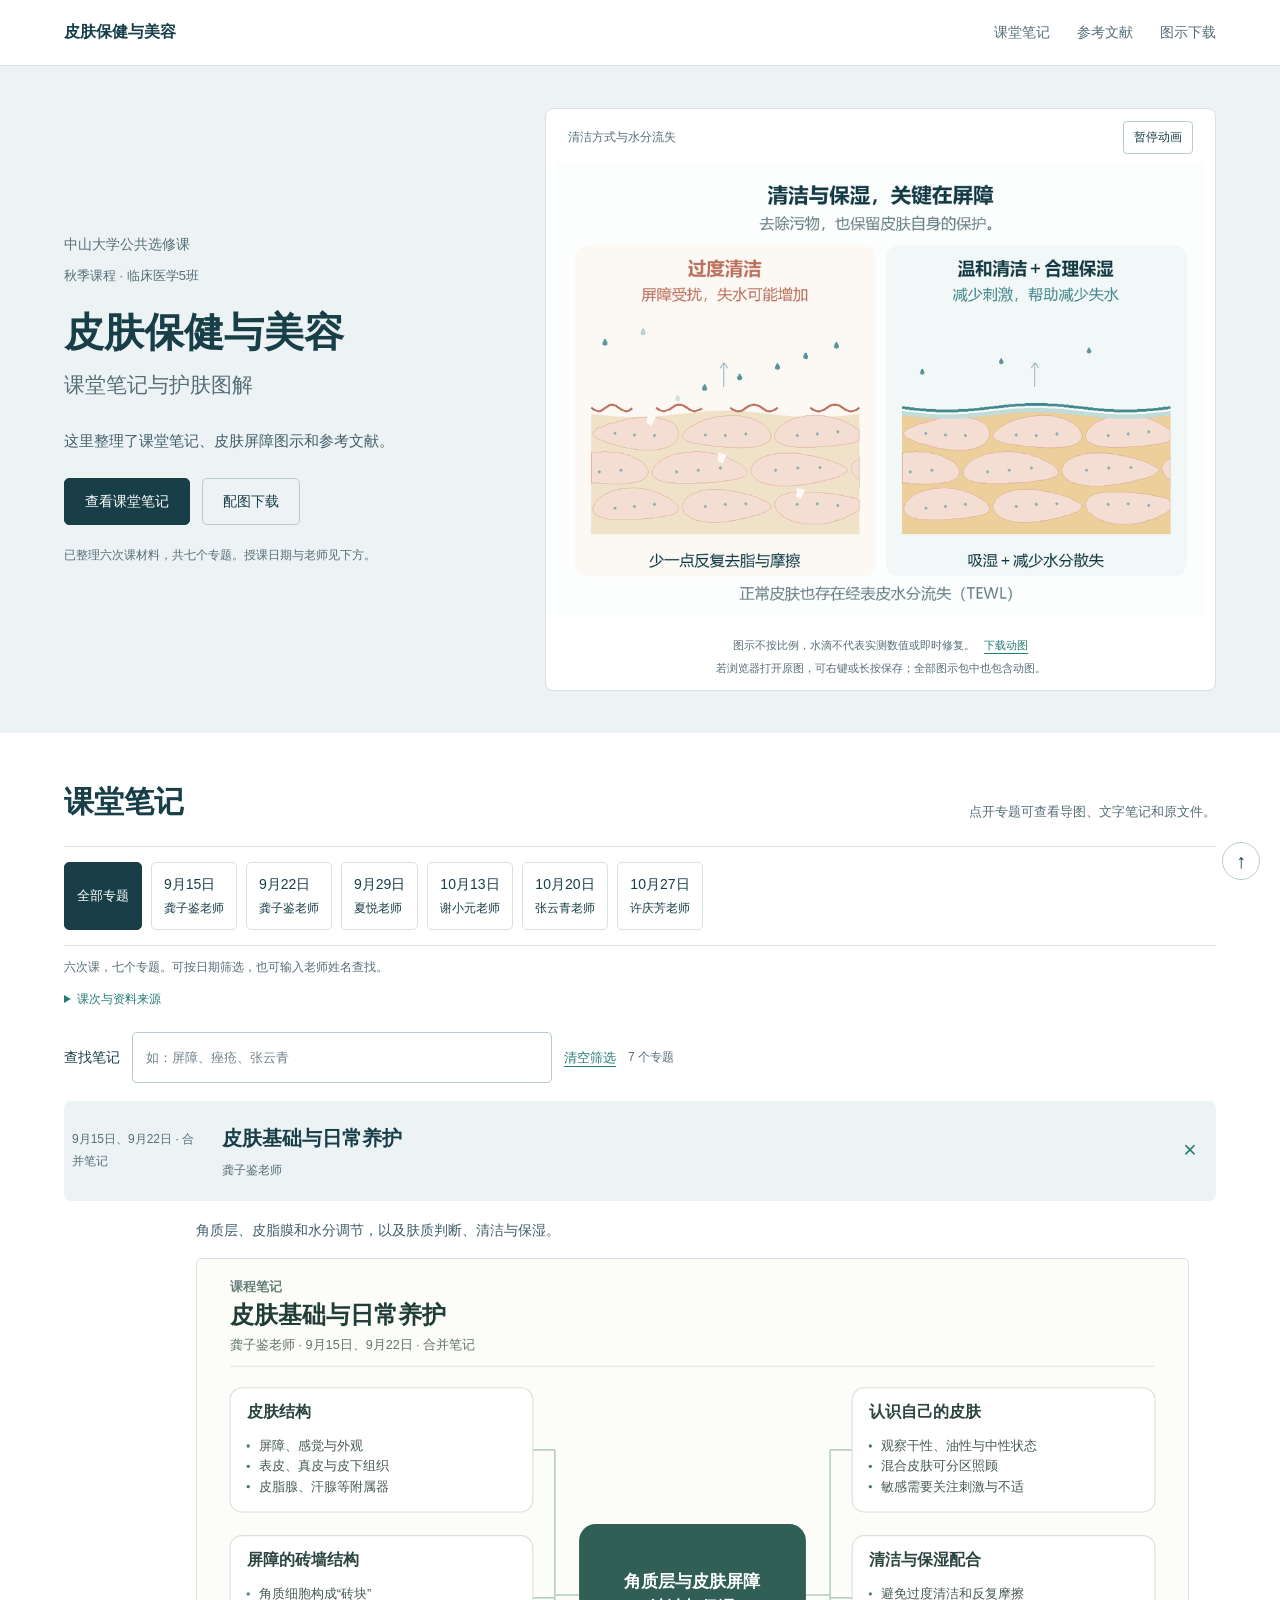
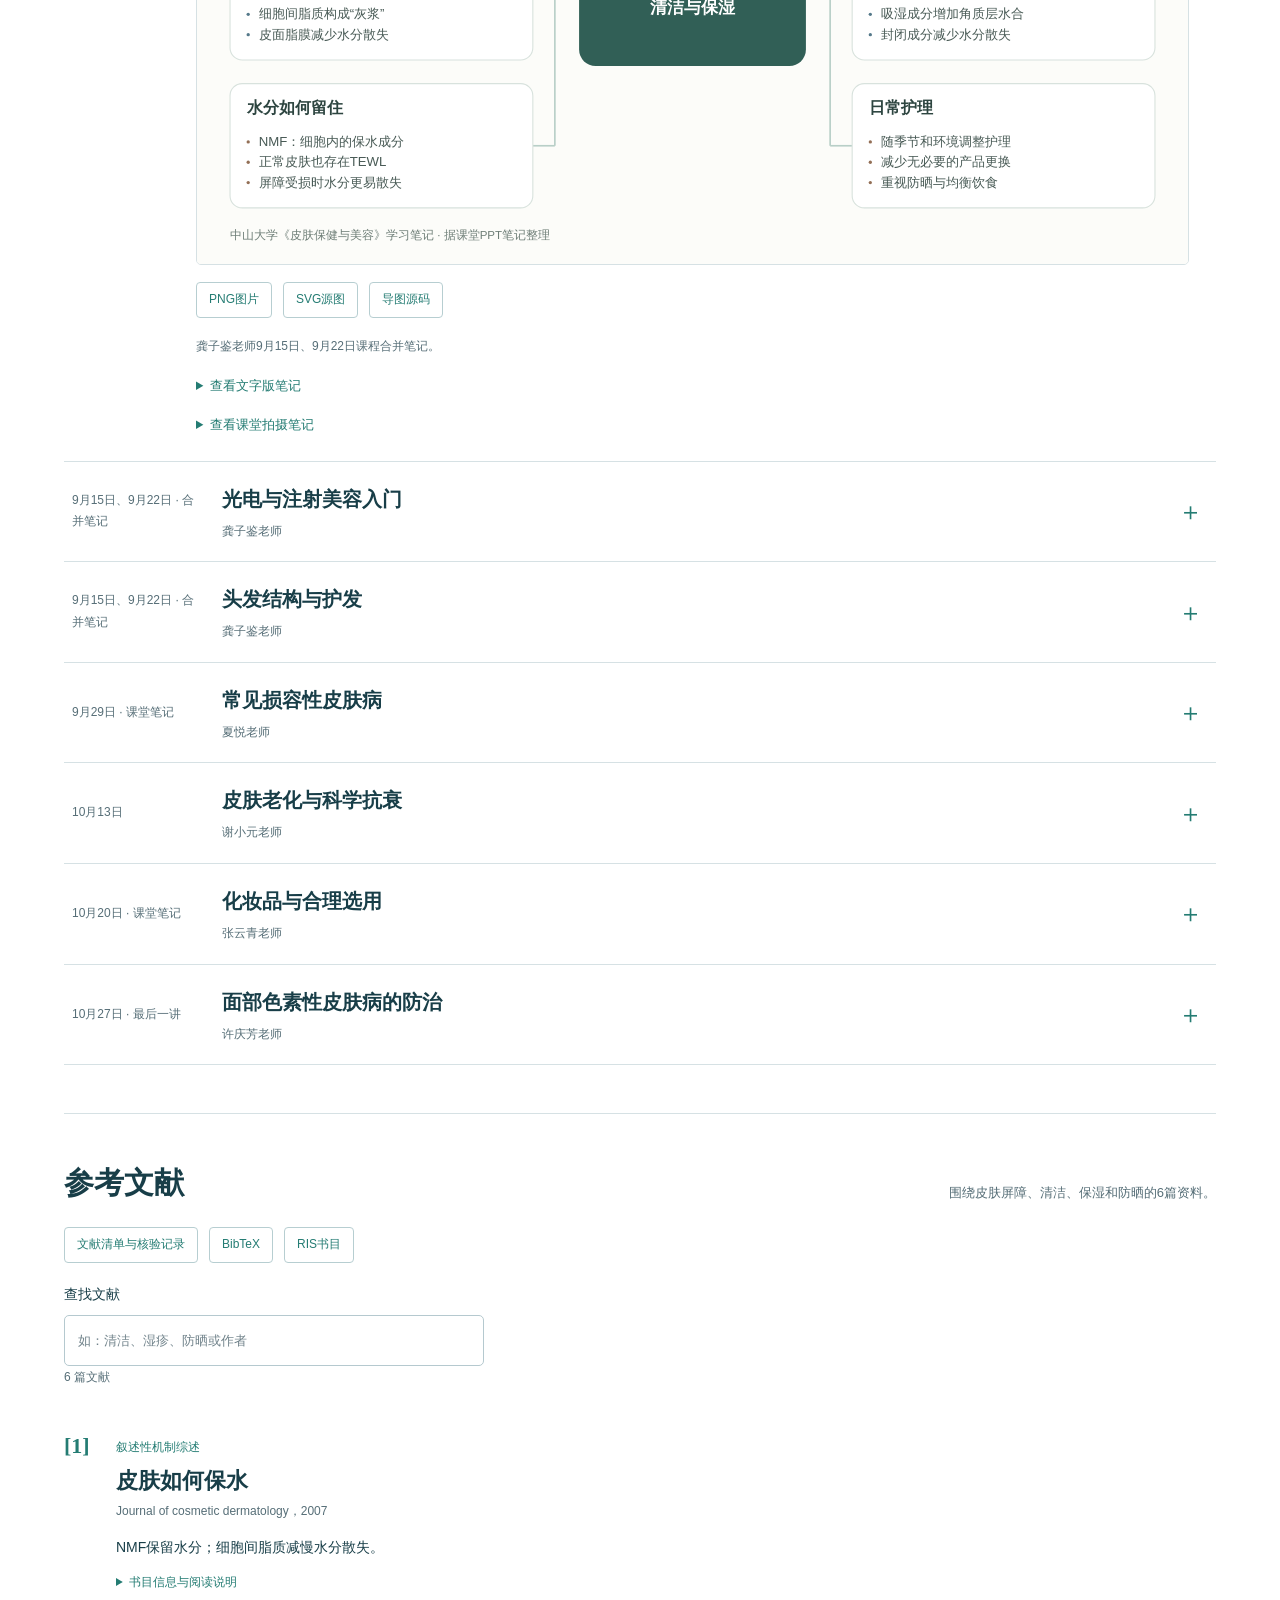
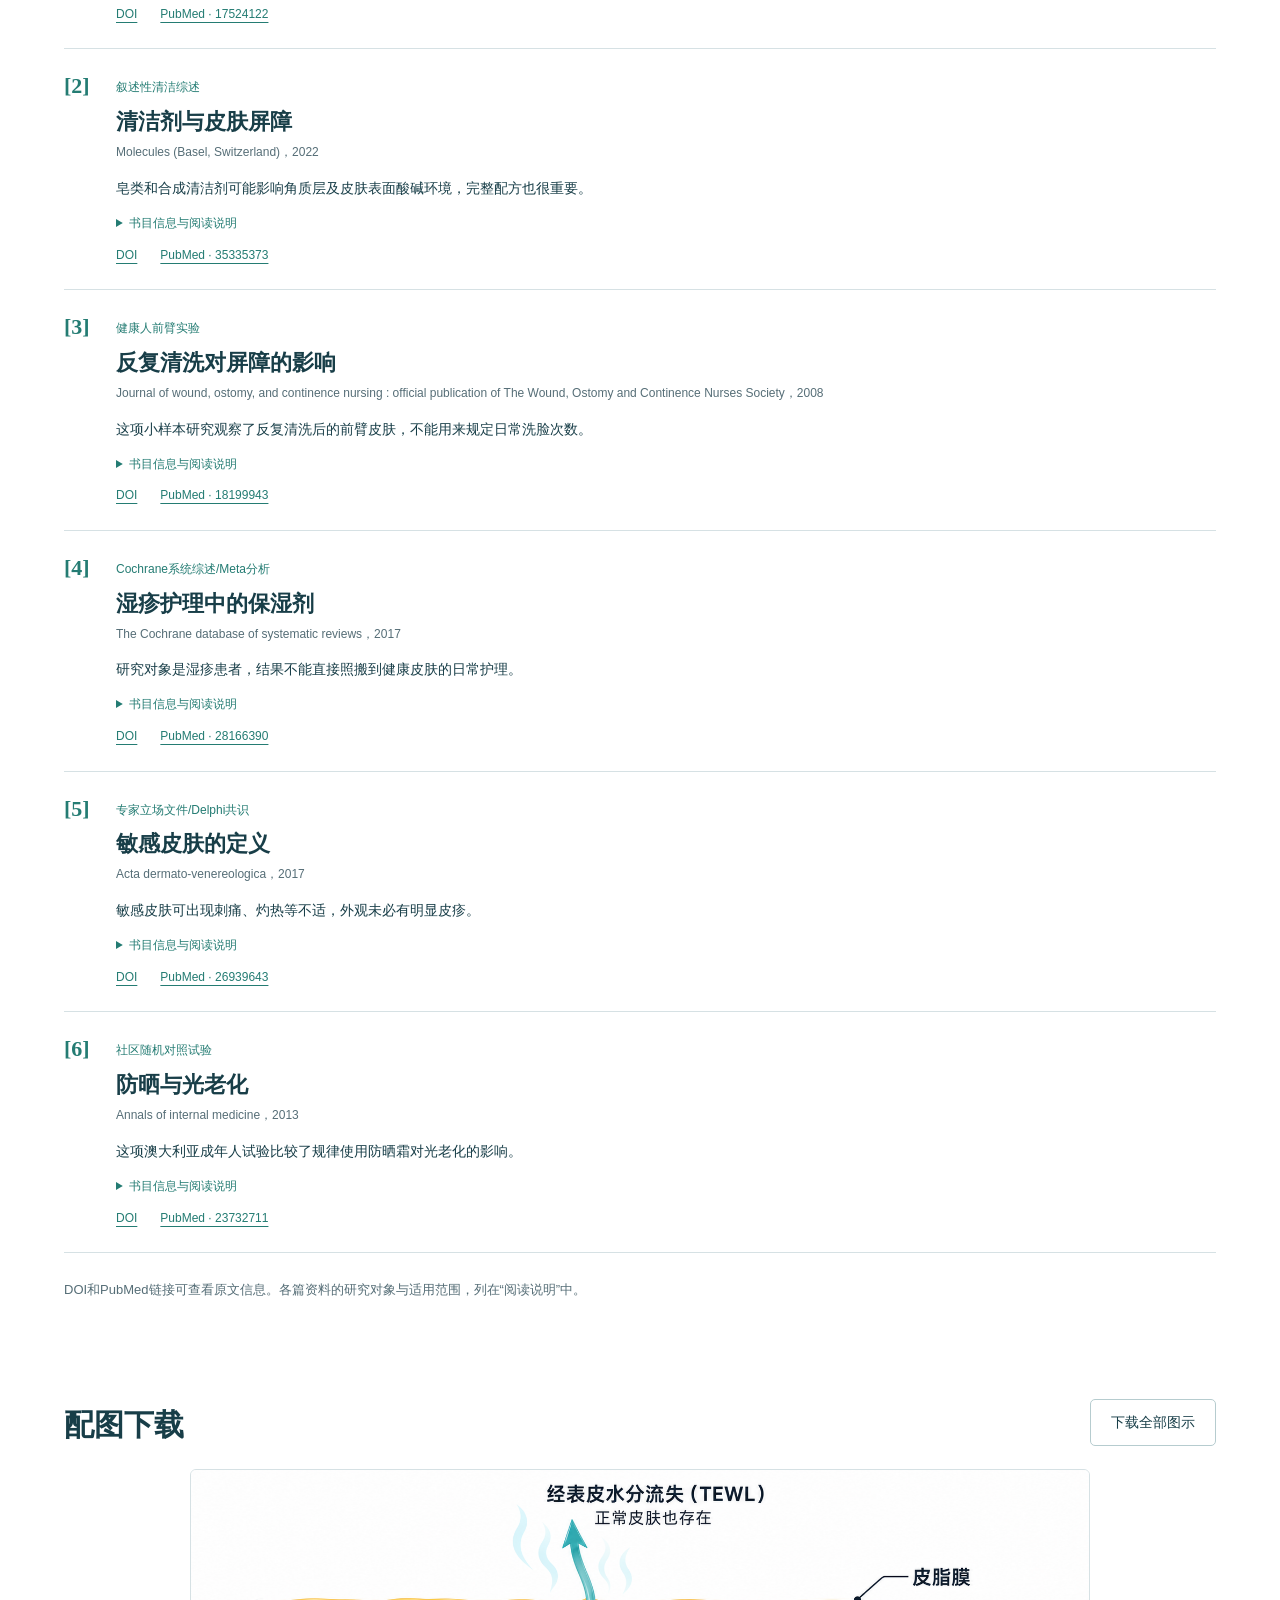
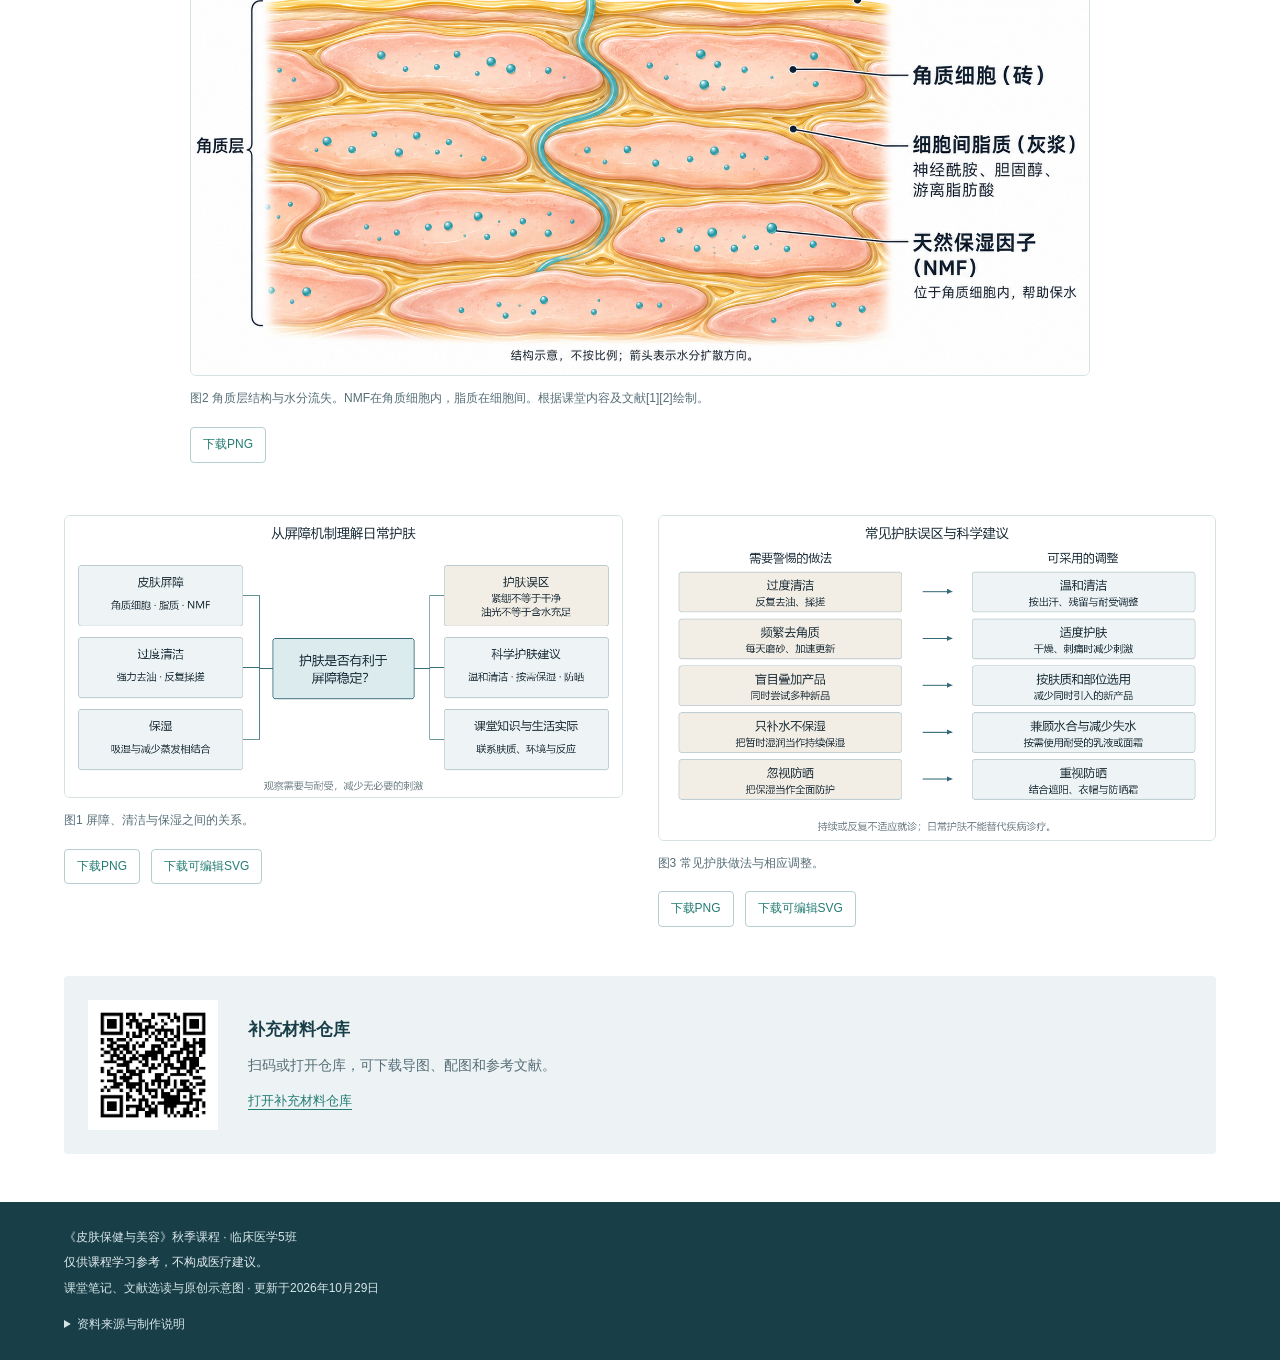
<file: docs/index.html>
<!doctype html>
<html lang="zh-CN"><head><meta charset="utf-8"><meta name="viewport" content="width=device-width,initial-scale=1">
<meta name="description" content="中山大学皮肤保健与美容课程学习笔记，包含课堂专题思维导图、屏障护理原理与核验参考文献。">
<meta name="theme-color" content="#183e48"><title>皮肤保健与美容 · 课程笔记</title><link rel="icon" href="assets/favicon.svg" type="image/svg+xml"><link rel="stylesheet" href="style.css"></head>
<body><a class="skip" href="#main">跳到正文</a>
<header class="site-header"><a class="brand" href="#top">皮肤保健与美容<span class="brand-sub">课程笔记</span></a><nav aria-label="主要导航"><a href="#lessons">课堂笔记</a><a href="#references">参考文献</a><a href="#figures">图示下载</a></nav></header>
<main id="main"><section class="hero" id="top"><div class="hero-copy"><p class="course-label">中山大学公共选修课</p><p class="course-info">秋季课程 · 临床医学5班</p><h1>皮肤保健与美容</h1><p class="hero-subtitle">课堂笔记与护肤图解</p><p class="hero-lead">这里整理了课堂笔记、皮肤屏障图示和参考文献。</p><div class="hero-actions"><a class="button primary" href="#lessons">查看课堂笔记</a><a class="button" href="#figures">配图下载</a></div><p class="hero-foot">已整理六次课材料，共七个专题。授课日期与老师见下方。</p></div><figure class="hero-figure" id="barrier-animation"><div class="motion-toolbar"><span>清洁方式与水分流失</span><button type="button" id="motion-toggle" aria-controls="hero-motion" hidden>播放动画</button></div><img id="hero-motion" src="assets/skin-barrier-poster.png" data-animation="assets/skin-barrier-comparison.gif" data-poster="assets/skin-barrier-poster.png" width="1200" height="840" alt="动态对照：过度清洁可扰动屏障、增加失水；温和清洁与合理保湿帮助减少失水。正常皮肤也有TEWL。"><figcaption>图示不按比例，水滴不代表实测数值或即时修复。<a href="assets/skin-barrier-comparison.gif" download="skin-barrier-comparison.gif">下载动图</a><span class="download-hint">若浏览器打开原图，可右键或长按保存；全部图示包中也包含动图。</span></figcaption></figure></section>
<section class="section lessons-section" id="lessons"><div class="section-heading"><div><h2>课堂笔记</h2></div><p>点开专题可查看导图、文字笔记和原文件。</p></div>
<div class="course-timeline" role="group" aria-label="按课次筛选笔记">
<button type="button" data-date-filter="all" aria-pressed="true">全部专题</button>
<button type="button" data-date-filter="2026-09-15" aria-pressed="false"><time datetime="2026-09-15">9月15日</time><span>龚子鉴老师</span></button>
<button type="button" data-date-filter="2026-09-22" aria-pressed="false"><time datetime="2026-09-22">9月22日</time><span>龚子鉴老师</span></button>
<button type="button" data-date-filter="2026-09-29" aria-pressed="false"><time datetime="2026-09-29">9月29日</time><span>夏悦老师</span></button>
<button type="button" data-date-filter="2026-10-13" aria-pressed="false"><time datetime="2026-10-13">10月13日</time><span>谢小元老师</span></button><button type="button" data-date-filter="2026-10-20" aria-pressed="false"><time datetime="2026-10-20">10月20日</time><span>张云青老师</span></button>
<button type="button" data-date-filter="2026-10-27" aria-pressed="false"><time datetime="2026-10-27">10月27日</time><span>许庆芳老师</span></button>
</div>
<p class="source-note" id="date-filter-note" role="status" aria-live="polite">六次课，七个专题。可按日期筛选，也可输入老师姓名查找。</p>
<details class="course-source"><summary>课次与资料来源</summary><p>9月15日、22日为龚子鉴老师的课程，笔记分为皮肤基础、光电与注射美容、头发与护发三个专题；9月29日夏悦老师讲授常见损容性皮肤病；10月13日谢小元老师的课程对应抗老化专题；10月20日张云青老师讲授化妆品相关知识；10月27日许庆芳老师讲授面部色素性皮肤病，为最后一讲。</p></details>
<div class="filter-bar"><label for="lesson-search">查找笔记</label><input id="lesson-search" type="search" placeholder="如：屏障、痤疮、张云青" autocomplete="off"><button type="button" class="reset-filter" id="reset-lessons">清空筛选</button><span id="lesson-count" role="status" aria-live="polite"></span></div><div class="lesson-list"><details class="lesson" id="skin-foundations" data-dates="2026-09-15 2026-09-22" data-search="皮肤基础与日常养护 角质层、皮脂膜和水分调节，以及肤质判断、清洁与保湿。 龚子鉴老师 9月15日、9月22日 · 合并笔记 &lt;li&gt;&lt;strong&gt;皮肤结构&lt;/strong&gt;&lt;ul&gt;&lt;li&gt;维护皮肤健康与美观&lt;/li&gt;&lt;li&gt;表皮、真皮与皮下组织&lt;/li&gt;&lt;li&gt;皮脂腺等附属器参与功能&lt;/li&gt;&lt;/ul&gt;&lt;/li&gt;&lt;li&gt;&lt;strong&gt;屏障的砖墙结构&lt;/strong&gt;&lt;ul&gt;&lt;li&gt;角质细胞构成“砖块”&lt;/li&gt;&lt;li&gt;细胞间脂质构成“灰浆”&lt;/li&gt;&lt;li&gt;皮面脂膜有助减少水分散失&lt;/li&gt;&lt;/ul&gt;&lt;/li&gt;&lt;li&gt;&lt;strong&gt;水分如何留住&lt;/strong&gt;&lt;ul&gt;&lt;li&gt;NMF帮助角质层保水&lt;/li&gt;&lt;li&gt;正常皮肤也存在TEWL&lt;/li&gt;&lt;li&gt;屏障受损时水分更易散失&lt;/li&gt;&lt;/ul&gt;&lt;/li&gt;&lt;li&gt;&lt;strong&gt;认识自己的皮肤&lt;/strong&gt;&lt;ul&gt;&lt;li&gt;观察干性、油性与中性状态&lt;/li&gt;&lt;li&gt;混合皮肤可分区照顾&lt;/li&gt;&lt;li&gt;敏感需要关注刺激与不适&lt;/li&gt;&lt;/ul&gt;&lt;/li&gt;&lt;li&gt;&lt;strong&gt;清洁与保湿配合&lt;/strong&gt;&lt;ul&gt;&lt;li&gt;避免过强清洁和反复摩擦&lt;/li&gt;&lt;li&gt;吸湿成分帮助增加含水量&lt;/li&gt;&lt;li&gt;封闭性成分帮助减少失水&lt;/li&gt;&lt;/ul&gt;&lt;/li&gt;&lt;li&gt;&lt;strong&gt;日常护理&lt;/strong&gt;&lt;ul&gt;&lt;li&gt;随季节和环境调整护理&lt;/li&gt;&lt;li&gt;减少无必要的产品更换&lt;/li&gt;&lt;li&gt;重视防晒与均衡饮食&lt;/li&gt;&lt;/ul&gt;&lt;/li&gt; " open>
      <summary><span class="lesson-date">9月15日、9月22日 · 合并笔记</span><span><span class="lesson-title">皮肤基础与日常养护</span><span class="teacher">龚子鉴老师</span></span><span class="toggle" aria-hidden="true">＋</span></summary>
      <div class="lesson-body"><p class="lesson-summary">角质层、皮脂膜和水分调节，以及肤质判断、清洁与保湿。</p>
      <a class="map-link" href="assets/lessons/skin-foundations.svg" target="_blank" rel="noopener" aria-label="放大查看皮肤基础与日常养护思维导图"><img src="assets/lessons/skin-foundations.svg" alt="皮肤基础与日常养护思维导图" loading="lazy"></a>
      <div class="download-row"><a class="download" href="assets/lessons/skin-foundations.png" download>PNG图片</a><a class="download" href="assets/lessons/skin-foundations.svg" download>SVG源图</a><a class="download" href="assets/lessons/skin-foundations.mmd" download>导图源码</a></div>
      <p class="source-note">龚子鉴老师9月15日、9月22日课程合并笔记。</p>
      <details class="text-map"><summary>查看文字版笔记</summary><ul class="branch-list"><li><strong>皮肤结构</strong><ul><li>表皮、真皮与皮下组织</li><li>皮肤附属器包括皮脂腺、汗腺、毛发和甲。</li></ul></li><li><strong>屏障的砖墙结构</strong><ul><li>角质细胞像砖，细胞间脂质像灰浆，共同构成角质层屏障。</li><li>皮脂腺分泌物参与形成皮面脂膜，减少表面水分散失。</li></ul></li><li><strong>水分如何留住</strong><ul><li>天然保湿因子（NMF）位于角质细胞内，含氨基酸等吸湿成分，能保留水分。</li><li>易错点：正常皮肤也存在经表皮水分流失（TEWL）。</li><li>屏障受损时，水分可能更容易散失。</li></ul></li><li><strong>认识自己的皮肤</strong><ul><li>观察干性、油性与中性状态</li><li>混合皮肤可分区照顾</li><li>留意皮肤对刺激的反应</li></ul></li><li><strong>清洁与保湿配合</strong><ul><li>过度清洁：清洁频率、强度或摩擦超过皮肤当下的需要与耐受。</li><li>吸湿成分增加角质层水合。</li><li>封闭性成分减少水分散失。</li></ul></li><li><strong>日常护理</strong><ul><li>随季节和环境调整护理</li><li>减少无必要的产品更换</li><li>重视防晒与均衡饮食</li></ul></li></ul></details>
      <details class="text-map classroom-photo"><summary>查看课堂拍摄笔记</summary><figure><img src="assets/classroom-cleansing.jpg" alt="课堂PPT照片：合理选择化妆品，提及皮肤表面环境与皮脂膜" loading="lazy"><figcaption>龚子鉴老师前两次课的合并笔记：清洁产品与皮脂膜。课堂拍摄，保留原貌。产品耐受还受完整配方和使用方式影响，不能只凭弱酸性标签判断。</figcaption></figure></details>
      </div></details><details class="lesson" id="light-and-injection" data-dates="2026-09-15 2026-09-22" data-search="光电与注射美容入门 激光、强脉冲光、肉毒毒素和透明质酸填充的原理与风险。 龚子鉴老师 9月15日、9月22日 · 合并笔记 &lt;li&gt;&lt;strong&gt;光与组织相互作用&lt;/strong&gt;&lt;ul&gt;&lt;li&gt;光可反射、散射、透过或吸收&lt;/li&gt;&lt;li&gt;黑色素、血红蛋白和水是靶基&lt;/li&gt;&lt;li&gt;不同波长的吸收特征不同&lt;/li&gt;&lt;/ul&gt;&lt;/li&gt;&lt;li&gt;&lt;strong&gt;读懂激光参数&lt;/strong&gt;&lt;ul&gt;&lt;li&gt;波长关联靶组织与作用深度&lt;/li&gt;&lt;li&gt;脉冲宽度影响热作用过程&lt;/li&gt;&lt;li&gt;能量密度关系疗效与风险&lt;/li&gt;&lt;/ul&gt;&lt;/li&gt;&lt;li&gt;&lt;strong&gt;强脉冲光&lt;/strong&gt;&lt;ul&gt;&lt;li&gt;IPL使用宽谱脉冲光&lt;/li&gt;&lt;li&gt;滤光片改变可用光谱范围&lt;/li&gt;&lt;li&gt;选择性光热作用&lt;/li&gt;&lt;/ul&gt;&lt;/li&gt;&lt;li&gt;&lt;strong&gt;肉毒毒素注射&lt;/strong&gt;&lt;ul&gt;&lt;li&gt;作用于神经肌肉信号传递&lt;/li&gt;&lt;li&gt;课堂区分经典与微滴注射&lt;/li&gt;&lt;li&gt;注射层次与目标组织相关&lt;/li&gt;&lt;/ul&gt;&lt;/li&gt;&lt;li&gt;&lt;strong&gt;透明质酸与填充&lt;/strong&gt;&lt;ul&gt;&lt;li&gt;注射填充用于改善组织容积&lt;/li&gt;&lt;li&gt;选型需要考虑位置与层次&lt;/li&gt;&lt;li&gt;血管栓塞是严重并发症&lt;/li&gt;&lt;/ul&gt;&lt;/li&gt;&lt;li&gt;&lt;strong&gt;适应证与风险&lt;/strong&gt;&lt;ul&gt;&lt;li&gt;先明确想改善的具体问题&lt;/li&gt;&lt;li&gt;由正规医疗机构评估适应证&lt;/li&gt;&lt;li&gt;不把展示病例当普遍效果&lt;/li&gt;&lt;/ul&gt;&lt;/li&gt; " >
      <summary><span class="lesson-date">9月15日、9月22日 · 合并笔记</span><span><span class="lesson-title">光电与注射美容入门</span><span class="teacher">龚子鉴老师</span></span><span class="toggle" aria-hidden="true">＋</span></summary>
      <div class="lesson-body"><p class="lesson-summary">激光、强脉冲光、肉毒毒素和透明质酸填充的原理与风险。</p>
      <a class="map-link" href="assets/lessons/light-and-injection.svg" target="_blank" rel="noopener" aria-label="放大查看光电与注射美容入门思维导图"><img src="assets/lessons/light-and-injection.svg" alt="光电与注射美容入门思维导图" loading="lazy"></a>
      <div class="download-row"><a class="download" href="assets/lessons/light-and-injection.png" download>PNG图片</a><a class="download" href="assets/lessons/light-and-injection.svg" download>SVG源图</a><a class="download" href="assets/lessons/light-and-injection.mmd" download>导图源码</a></div>
      <p class="source-note">龚子鉴老师前两次课程合并笔记中的光电与注射专题。</p>
      <details class="text-map"><summary>查看文字版笔记</summary><ul class="branch-list"><li><strong>光与组织相互作用</strong><ul><li>光可反射、散射、透过或吸收</li><li>黑色素、血红蛋白和水都是靶基；不同波长的吸收特征不同。</li></ul></li><li><strong>读懂激光参数</strong><ul><li>波长关联靶组织与作用深度</li><li>脉冲宽度指光作用于组织的时间，与热作用过程有关。</li><li>能量密度是单位面积上的能量，与疗效和风险有关。</li></ul></li><li><strong>强脉冲光</strong><ul><li>IPL使用宽谱脉冲光</li><li>滤光片改变可用光谱范围</li><li>选择性光热作用</li></ul></li><li><strong>肉毒毒素注射</strong><ul><li>肉毒毒素影响神经末梢的递质释放，改变神经与肌肉之间的信号传递。</li><li>课堂区分经典与微滴注射</li><li>注射层次与目标组织相关</li></ul></li><li><strong>透明质酸与填充</strong><ul><li>注射填充用于改善组织容积</li><li>选型需要考虑位置与层次</li><li>血管栓塞是严重并发症</li></ul></li><li><strong>适应证与风险</strong><ul><li>明确希望改善的部位和问题</li><li>由正规医疗机构评估适应证</li><li>易错点：展示病例不能代表普遍效果。</li></ul></li></ul></details>
      
      </div></details><details class="lesson" id="hair-care" data-dates="2026-09-15 2026-09-22" data-search="头发结构与护发 毛干和毛囊的结构、生长周期，以及烫发和高温造成的损伤。 龚子鉴老师 9月15日、9月22日 · 合并笔记 &lt;li&gt;&lt;strong&gt;头发与外观&lt;/strong&gt;&lt;ul&gt;&lt;li&gt;毛发是外观的重要组成&lt;/li&gt;&lt;li&gt;发型影响面部修饰效果&lt;/li&gt;&lt;li&gt;发质与发量需要分别观察&lt;/li&gt;&lt;/ul&gt;&lt;/li&gt;&lt;li&gt;&lt;strong&gt;毛干的组织结构&lt;/strong&gt;&lt;ul&gt;&lt;li&gt;主要结构蛋白是角蛋白&lt;/li&gt;&lt;li&gt;毛小皮位于毛干外层&lt;/li&gt;&lt;li&gt;毛皮质影响强度和弹性&lt;/li&gt;&lt;/ul&gt;&lt;/li&gt;&lt;li&gt;&lt;strong&gt;毛囊的生长周期&lt;/strong&gt;&lt;ul&gt;&lt;li&gt;生长期持续形成毛发&lt;/li&gt;&lt;li&gt;退行期后进入休止期&lt;/li&gt;&lt;li&gt;不同毛囊的周期并不同步&lt;/li&gt;&lt;/ul&gt;&lt;/li&gt;&lt;li&gt;&lt;strong&gt;影响生长的因素&lt;/strong&gt;&lt;ul&gt;&lt;li&gt;遗传与激素参与调节&lt;/li&gt;&lt;li&gt;营养状态与毛发生长有关&lt;/li&gt;&lt;li&gt;理化因素也可影响发质&lt;/li&gt;&lt;/ul&gt;&lt;/li&gt;&lt;li&gt;&lt;strong&gt;烫发相关损伤&lt;/strong&gt;&lt;ul&gt;&lt;li&gt;烫发会改变毛干化学结构&lt;/li&gt;&lt;li&gt;毛小皮损伤可使表面粗糙&lt;/li&gt;&lt;li&gt;反复损伤可导致分叉折断&lt;/li&gt;&lt;/ul&gt;&lt;/li&gt;&lt;li&gt;&lt;strong&gt;物理损伤与养护&lt;/strong&gt;&lt;ul&gt;&lt;li&gt;减少反复高温与粗暴摩擦&lt;/li&gt;&lt;li&gt;避免头发缠结时用力梳拉&lt;/li&gt;&lt;li&gt;洗护重点兼顾头皮与毛干&lt;/li&gt;&lt;/ul&gt;&lt;/li&gt; " >
      <summary><span class="lesson-date">9月15日、9月22日 · 合并笔记</span><span><span class="lesson-title">头发结构与护发</span><span class="teacher">龚子鉴老师</span></span><span class="toggle" aria-hidden="true">＋</span></summary>
      <div class="lesson-body"><p class="lesson-summary">毛干和毛囊的结构、生长周期，以及烫发和高温造成的损伤。</p>
      <a class="map-link" href="assets/lessons/hair-care.svg" target="_blank" rel="noopener" aria-label="放大查看头发结构与护发思维导图"><img src="assets/lessons/hair-care.svg" alt="头发结构与护发思维导图" loading="lazy"></a>
      <div class="download-row"><a class="download" href="assets/lessons/hair-care.png" download>PNG图片</a><a class="download" href="assets/lessons/hair-care.svg" download>SVG源图</a><a class="download" href="assets/lessons/hair-care.mmd" download>导图源码</a></div>
      <p class="source-note">龚子鉴老师前两次课程合并笔记中的毛发专题。</p>
      <details class="text-map"><summary>查看文字版笔记</summary><ul class="branch-list"><li><strong>头发与外观</strong><ul><li>毛发是外观的重要组成</li><li>发型影响面部修饰效果</li><li>易错点：发质与发量不能混为一谈。</li></ul></li><li><strong>毛干的组织结构</strong><ul><li>主要结构蛋白是角蛋白</li><li>毛小皮位于毛干外层，由鳞片样细胞重叠而成。</li><li>毛皮质是毛干的主要部分，关系头发的强度和弹性。</li></ul></li><li><strong>毛囊的生长周期</strong><ul><li>生长期形成毛发，退行期之后进入休止期。</li><li>不同毛囊的周期并不同步</li></ul></li><li><strong>影响生长的因素</strong><ul><li>遗传与激素参与调节</li><li>营养状态与毛发生长有关</li><li>理化因素也可影响发质</li></ul></li><li><strong>烫发相关损伤</strong><ul><li>烫发会改变毛干内的二硫键，反复损伤可使毛干变脆。</li><li>毛小皮损伤可使表面粗糙</li><li>反复损伤可导致分叉折断</li></ul></li><li><strong>物理损伤与养护</strong><ul><li>减少反复高温与粗暴摩擦</li><li>避免头发缠结时用力梳拉</li><li>洗护重点兼顾头皮与毛干</li></ul></li></ul></details>
      
      </div></details><details class="lesson" id="common-dermatoses" data-dates="2026-09-29" data-search="常见损容性皮肤病 痤疮、玫瑰痤疮、脂溢性皮炎与白癜风的课堂要点。 夏悦老师 9月29日 · 课堂笔记 &lt;li&gt;&lt;strong&gt;认识疾病范围&lt;/strong&gt;&lt;ul&gt;&lt;li&gt;涉及外露部位皮肤与外观&lt;/li&gt;&lt;li&gt;附属器、色素及皮炎问题并存&lt;/li&gt;&lt;li&gt;关注皮损的具体表现&lt;/li&gt;&lt;/ul&gt;&lt;/li&gt;&lt;li&gt;&lt;strong&gt;痤疮为何发生&lt;/strong&gt;&lt;ul&gt;&lt;li&gt;皮脂分泌与毛囊口角化改变&lt;/li&gt;&lt;li&gt;痤疮相关微生物参与过程&lt;/li&gt;&lt;li&gt;炎症贯穿疾病发展&lt;/li&gt;&lt;/ul&gt;&lt;/li&gt;&lt;li&gt;&lt;strong&gt;痤疮的护理与治疗&lt;/strong&gt;&lt;ul&gt;&lt;li&gt;避免过度清洗和挤压皮损&lt;/li&gt;&lt;li&gt;保湿与分区护理同样重要&lt;/li&gt;&lt;li&gt;由医师按严重程度选择治疗&lt;/li&gt;&lt;/ul&gt;&lt;/li&gt;&lt;li&gt;&lt;strong&gt;识别玫瑰痤疮&lt;/strong&gt;&lt;ul&gt;&lt;li&gt;面中部潮红、红斑等表现&lt;/li&gt;&lt;li&gt;神经血管和免疫机制参与&lt;/li&gt;&lt;li&gt;屏障异常与微生态也受关注&lt;/li&gt;&lt;/ul&gt;&lt;/li&gt;&lt;li&gt;&lt;strong&gt;照顾易泛红的皮肤&lt;/strong&gt;&lt;ul&gt;&lt;li&gt;观察日晒、冷热等个人诱因&lt;/li&gt;&lt;li&gt;温和清洁并维护皮肤屏障&lt;/li&gt;&lt;li&gt;防晒与针对性诊疗相配合&lt;/li&gt;&lt;/ul&gt;&lt;/li&gt;&lt;li&gt;&lt;strong&gt;其他常见问题&lt;/strong&gt;&lt;ul&gt;&lt;li&gt;脂溢性皮炎：反复炎症与脱屑&lt;/li&gt;&lt;li&gt;白癜风：色素脱失性问题&lt;/li&gt;&lt;li&gt;疾病治疗不能由护肤品替代&lt;/li&gt;&lt;/ul&gt;&lt;/li&gt; " >
      <summary><span class="lesson-date">9月29日 · 课堂笔记</span><span><span class="lesson-title">常见损容性皮肤病</span><span class="teacher">夏悦老师</span></span><span class="toggle" aria-hidden="true">＋</span></summary>
      <div class="lesson-body"><p class="lesson-summary">痤疮、玫瑰痤疮、脂溢性皮炎与白癜风的课堂要点。</p>
      <a class="map-link" href="assets/lessons/common-dermatoses.svg" target="_blank" rel="noopener" aria-label="放大查看常见损容性皮肤病思维导图"><img src="assets/lessons/common-dermatoses.svg" alt="常见损容性皮肤病思维导图" loading="lazy"></a>
      <div class="download-row"><a class="download" href="assets/lessons/common-dermatoses.png" download>PNG图片</a><a class="download" href="assets/lessons/common-dermatoses.svg" download>SVG源图</a><a class="download" href="assets/lessons/common-dermatoses.mmd" download>导图源码</a></div>
      <p class="source-note">夏悦老师《常见损容性皮肤病》PPT笔记，9月29日。</p>
      <details class="text-map"><summary>查看文字版笔记</summary><ul class="branch-list"><li><strong>认识疾病范围</strong><ul><li>涉及外露部位皮肤与外观</li><li>附属器、色素及皮炎问题并存</li><li>关注皮损的具体表现</li></ul></li><li><strong>痤疮为何发生</strong><ul><li>皮脂分泌与毛囊口角化改变</li><li>痤疮相关微生物参与过程</li><li>炎症贯穿疾病发展</li></ul></li><li><strong>痤疮的护理与治疗</strong><ul><li>避免挤压皮损。</li><li>由医师按严重程度选择治疗</li></ul></li><li><strong>识别玫瑰痤疮</strong><ul><li>面中部潮红、红斑等表现</li><li>神经血管和免疫机制参与</li><li>屏障异常与微生态也受关注</li></ul></li><li><strong>玫瑰痤疮与诱因</strong><ul><li>观察日晒、冷热等个人诱因</li></ul></li><li><strong>其他常见问题</strong><ul><li>脂溢性皮炎：反复炎症与脱屑</li><li>白癜风：色素脱失性问题</li><li>疾病治疗不能由护肤品替代</li></ul></li></ul></details>
      
      </div></details><details class="lesson" id="skin-aging" data-dates="2026-10-13" data-search="皮肤老化与科学抗衰 皮肤老化的表现、影响因素，以及防晒、保湿和医学干预。 谢小元老师 10月13日 抗老化专题 &lt;li&gt;&lt;strong&gt;老化的表现&lt;/strong&gt;&lt;ul&gt;&lt;li&gt;皮肤可出现干燥、细纹和松弛&lt;/li&gt;&lt;li&gt;脂肪分布与面部轮廓有关&lt;/li&gt;&lt;li&gt;肌肉、韧带和骨骼也在变化&lt;/li&gt;&lt;/ul&gt;&lt;/li&gt;&lt;li&gt;&lt;strong&gt;内在与外在因素&lt;/strong&gt;&lt;ul&gt;&lt;li&gt;内在老化是生理过程&lt;/li&gt;&lt;li&gt;日光与吸烟是重要外在因素&lt;/li&gt;&lt;li&gt;环境、营养和睡眠也需关注&lt;/li&gt;&lt;/ul&gt;&lt;/li&gt;&lt;li&gt;&lt;strong&gt;相关机制&lt;/strong&gt;&lt;ul&gt;&lt;li&gt;氧化应激与DNA损伤&lt;/li&gt;&lt;li&gt;细胞老化与端粒改变&lt;/li&gt;&lt;li&gt;糖基化与组织蛋白变化&lt;/li&gt;&lt;/ul&gt;&lt;/li&gt;&lt;li&gt;&lt;strong&gt;日常护理&lt;/strong&gt;&lt;ul&gt;&lt;li&gt;防晒有助减轻光老化&lt;/li&gt;&lt;li&gt;保湿与屏障护理配合&lt;/li&gt;&lt;li&gt;坚持规律生活与均衡饮食&lt;/li&gt;&lt;/ul&gt;&lt;/li&gt;&lt;li&gt;&lt;strong&gt;医学干预方式&lt;/strong&gt;&lt;ul&gt;&lt;li&gt;外用药物与功效性护肤&lt;/li&gt;&lt;li&gt;注射、换肤及光电声治疗&lt;/li&gt;&lt;li&gt;由医疗机构评估适应证&lt;/li&gt;&lt;/ul&gt;&lt;/li&gt;&lt;li&gt;&lt;strong&gt;疗效证据与风险&lt;/strong&gt;&lt;ul&gt;&lt;li&gt;机制线索不等于人体疗效&lt;/li&gt;&lt;li&gt;研究前沿不等于成熟方案&lt;/li&gt;&lt;li&gt;评估效果、风险与维持成本&lt;/li&gt;&lt;/ul&gt;&lt;/li&gt; " >
      <summary><span class="lesson-date">10月13日</span><span><span class="lesson-title">皮肤老化与科学抗衰</span><span class="teacher">谢小元老师</span></span><span class="toggle" aria-hidden="true">＋</span></summary>
      <div class="lesson-body"><p class="lesson-summary">皮肤老化的表现、影响因素，以及防晒、保湿和医学干预。</p>
      <a class="map-link" href="assets/lessons/skin-aging.svg" target="_blank" rel="noopener" aria-label="放大查看皮肤老化与科学抗衰思维导图"><img src="assets/lessons/skin-aging.svg" alt="皮肤老化与科学抗衰思维导图" loading="lazy"></a>
      <div class="download-row"><a class="download" href="assets/lessons/skin-aging.png" download>PNG图片</a><a class="download" href="assets/lessons/skin-aging.svg" download>SVG源图</a><a class="download" href="assets/lessons/skin-aging.mmd" download>导图源码</a></div>
      <p class="source-note">谢小元老师10月13日课程笔记，按课表与材料顺序归档。</p>
      <details class="text-map"><summary>查看文字版笔记</summary><ul class="branch-list"><li><strong>老化的表现</strong><ul><li>皮肤可出现干燥、细纹和松弛</li><li>脂肪分布与面部轮廓有关</li><li>肌肉、韧带和骨骼也在变化</li></ul></li><li><strong>内在与外在因素</strong><ul><li>内在老化是生理过程</li><li>日光与吸烟是重要外在因素</li><li>环境、营养和睡眠也需关注</li></ul></li><li><strong>相关机制</strong><ul><li>氧化应激与DNA损伤</li><li>细胞老化与端粒改变</li><li>糖基化与组织蛋白变化</li></ul></li><li><strong>日常护理</strong><ul><li>防晒可减轻光老化。</li><li>保湿与屏障护理配合</li><li>坚持规律生活与均衡饮食</li></ul></li><li><strong>医学干预方式</strong><ul><li>外用药物与功效性护肤</li><li>注射、换肤及光电声治疗</li><li>由医疗机构评估适应证</li></ul></li><li><strong>疗效证据与风险</strong><ul><li>机制线索不等于人体疗效</li><li>研究前沿不等于成熟方案</li><li>评估效果、风险与维持成本</li></ul></li></ul></details>
      
      </div></details><details class="lesson" id="cosmetics" data-dates="2026-10-20" data-search="化妆品与合理选用 化妆品配方、保湿与防晒，以及使用后可能出现的不良反应。 张云青老师 10月20日 · 课堂笔记 &lt;li&gt;&lt;strong&gt;产品用途&lt;/strong&gt;&lt;ul&gt;&lt;li&gt;化妆品与药品的目的不同&lt;/li&gt;&lt;li&gt;清洁、护肤与彩妆各有用途&lt;/li&gt;&lt;li&gt;产品层级不等于步骤越多越好&lt;/li&gt;&lt;/ul&gt;&lt;/li&gt;&lt;li&gt;&lt;strong&gt;配方组成&lt;/strong&gt;&lt;ul&gt;&lt;li&gt;基质常由油相和水相构成&lt;/li&gt;&lt;li&gt;辅料关系稳定与使用感&lt;/li&gt;&lt;li&gt;功效需要结合配方与评价&lt;/li&gt;&lt;/ul&gt;&lt;/li&gt;&lt;li&gt;&lt;strong&gt;保湿的两条路径&lt;/strong&gt;&lt;ul&gt;&lt;li&gt;吸湿成分帮助吸住水分&lt;/li&gt;&lt;li&gt;封闭性成分帮助减少蒸发&lt;/li&gt;&lt;li&gt;化妆水的保湿能力有限&lt;/li&gt;&lt;/ul&gt;&lt;/li&gt;&lt;li&gt;&lt;strong&gt;功效看机制与证据&lt;/strong&gt;&lt;ul&gt;&lt;li&gt;抗皱涉及保湿与损伤防护&lt;/li&gt;&lt;li&gt;提亮涉及黑素生成和代谢&lt;/li&gt;&lt;li&gt;细胞实验不能替代人体评价&lt;/li&gt;&lt;/ul&gt;&lt;/li&gt;&lt;li&gt;&lt;strong&gt;防晒与肤质匹配&lt;/strong&gt;&lt;ul&gt;&lt;li&gt;防晒剂帮助减少紫外线影响&lt;/li&gt;&lt;li&gt;SPF主要反映UVB防护能力&lt;/li&gt;&lt;li&gt;不同部位可调整产品质地&lt;/li&gt;&lt;/ul&gt;&lt;/li&gt;&lt;li&gt;&lt;strong&gt;使用后的不良反应&lt;/strong&gt;&lt;ul&gt;&lt;li&gt;留意刺激、过敏及光反应&lt;/li&gt;&lt;li&gt;长痘或色素变化也应观察&lt;/li&gt;&lt;li&gt;减少刺激并及时评估持续症状&lt;/li&gt;&lt;/ul&gt;&lt;/li&gt; " >
      <summary><span class="lesson-date">10月20日 · 课堂笔记</span><span><span class="lesson-title">化妆品与合理选用</span><span class="teacher">张云青老师</span></span><span class="toggle" aria-hidden="true">＋</span></summary>
      <div class="lesson-body"><p class="lesson-summary">化妆品配方、保湿与防晒，以及使用后可能出现的不良反应。</p>
      <a class="map-link" href="assets/lessons/cosmetics.svg" target="_blank" rel="noopener" aria-label="放大查看化妆品与合理选用思维导图"><img src="assets/lessons/cosmetics.svg" alt="化妆品与合理选用思维导图" loading="lazy"></a>
      <div class="download-row"><a class="download" href="assets/lessons/cosmetics.png" download>PNG图片</a><a class="download" href="assets/lessons/cosmetics.svg" download>SVG源图</a><a class="download" href="assets/lessons/cosmetics.mmd" download>导图源码</a></div>
      <p class="source-note">张云青老师10月20日关于化妆品与合理选用的课堂笔记。</p>
      <details class="text-map"><summary>查看文字版笔记</summary><ul class="branch-list"><li><strong>产品用途</strong><ul><li>化妆品与药品的目的不同</li><li>清洁、护肤与彩妆各有用途</li><li>护肤步骤不必一味增加</li></ul></li><li><strong>配方组成</strong><ul><li>基质常由油相和水相构成</li><li>辅料关系稳定与使用感</li><li>判断功效要看完整配方和评价。</li></ul></li><li><strong>保湿产品</strong><ul><li>吸湿与封闭作用的区别，见“皮肤基础与日常养护”。</li><li>化妆水的保湿能力有限</li></ul></li><li><strong>功效看机制与证据</strong><ul><li>抗皱涉及保湿与损伤防护</li><li>提亮涉及黑素生成和代谢</li><li>细胞实验不能替代人体评价</li></ul></li><li><strong>防晒与肤质匹配</strong><ul><li>防晒剂用于减少紫外线的影响。</li><li>SPF主要反映UVB防护能力</li><li>不同部位可调整产品质地</li></ul></li><li><strong>使用后的不良反应</strong><ul><li>留意刺激、过敏及光反应</li><li>长痘或色素变化也应观察</li><li>减少刺激并及时评估持续症状</li></ul></li></ul></details>
      
      </div></details><details class="lesson" id="facial-pigmentation" data-dates="2026-10-27" data-search="面部色素性皮肤病的防治 黑素形成与影响因素、常见面部色斑，以及护理、药物和医疗治疗的选择。 许庆芳老师 10月27日 · 最后一讲 &lt;li&gt;&lt;strong&gt;肤色与黑素代谢&lt;/strong&gt;&lt;ul&gt;&lt;li&gt;肤色受色素与分布层次影响&lt;/li&gt;&lt;li&gt;酪氨酸酶参与黑素合成&lt;/li&gt;&lt;li&gt;黑素小体转运至角质形成细胞&lt;/li&gt;&lt;/ul&gt;&lt;/li&gt;&lt;li&gt;&lt;strong&gt;影响色素的因素&lt;/strong&gt;&lt;ul&gt;&lt;li&gt;紫外线与可见光影响色素&lt;/li&gt;&lt;li&gt;遗传、激素和炎症参与&lt;/li&gt;&lt;li&gt;屏障与皮肤微环境也有关&lt;/li&gt;&lt;/ul&gt;&lt;/li&gt;&lt;li&gt;&lt;strong&gt;常见面部色素斑&lt;/strong&gt;&lt;ul&gt;&lt;li&gt;黄褐斑有多种因素参与&lt;/li&gt;&lt;li&gt;雀斑与日光性黑子&lt;/li&gt;&lt;li&gt;瑞尔黑变病或与接触有关&lt;/li&gt;&lt;/ul&gt;&lt;/li&gt;&lt;li&gt;&lt;strong&gt;其他色素性皮肤病&lt;/strong&gt;&lt;ul&gt;&lt;li&gt;太田痣可累及眼部&lt;/li&gt;&lt;li&gt;颧部褐青色痣多对称&lt;/li&gt;&lt;li&gt;咖啡斑及其他斑痣&lt;/li&gt;&lt;/ul&gt;&lt;/li&gt;&lt;li&gt;&lt;strong&gt;护理与药物治疗&lt;/strong&gt;&lt;ul&gt;&lt;li&gt;防晒配合温和保湿&lt;/li&gt;&lt;li&gt;外用药物作用机制有别&lt;/li&gt;&lt;li&gt;系统用药须评估适应证&lt;/li&gt;&lt;/ul&gt;&lt;/li&gt;&lt;li&gt;&lt;strong&gt;治疗方式与风险&lt;/strong&gt;&lt;ul&gt;&lt;li&gt;剥脱深度与刺激风险&lt;/li&gt;&lt;li&gt;注射疗法需评估证据&lt;/li&gt;&lt;li&gt;光电选择结合类型与层次&lt;/li&gt;&lt;/ul&gt;&lt;/li&gt; 课件区分遗传决定的固有皮肤色，以及受日晒、内分泌等因素影响的可变皮肤色。肤色还与色素的含量、分布层次、皮肤厚度和光线有关。黑素合成涉及酪氨酸酶等调控环节，形成的黑素小体可以转运到角质形成细胞。 黑素代谢受到皮肤微环境、外界环境和机体内环境共同影响。课堂列举了紫外线、可见光、遗传、激素、炎症及屏障状态等因素。角质形成细胞等周围细胞也参与调节，因此不能把面部色斑简单归结为黑素细胞单独出现变化。 黄褐斑常见于面部，可受光照、激素、炎症及屏障状态等多种因素影响，需要关注反复加重的问题。雀斑与遗传和紫外线有关；日光性黑子常见于长期日晒部位，与光老化相关。课件还介绍了瑞尔黑变病，接触性因素及光敏可能参与其发生。 太田痣常呈单侧分布，可累及眼部或黏膜；颧部褐青色痣较多呈对称分布。咖啡斑、斑痣、雀斑样痣和色素性毛表皮痣各有特点，辨别时需结合起病时间、分布、颜色及其他表现。多发咖啡斑等情况还需结合临床评估，不能只凭斑的照片自行诊断。 课件把防晒、保湿和减少刺激列为基础措施。外用治疗可作用于黑素合成、黑素小体转运或表皮更新等环节，不同成分的用途和不良反应有差别。系统用药需要评估适应证、禁忌证和风险。正在使用的处方药是否需要调整，应由医生结合具体情况判断。 化学剥脱按作用深度分为不同类型，治疗可能伴有红斑、刺痛、脱屑等反应，还需关注炎症后色素沉着。课件强调高浓度果酸应由医疗机构操作，治疗后重视防晒与保湿。注射部分介绍了若干研究与病例，不同方法的证据和适用范围有差别，病例前后对比不能直接代表普遍疗效。 选择光电治疗时，要结合疾病的病因和病理、色素所在的皮肤层次，以及可能出现的不良反应。仪器名称或单张治疗前后照片不足以决定方案。课堂中的参数和注射操作属于具体研究或医疗场景，本笔记只概括治疗思路。 防晒和保湿既是日常护理内容，也出现在色素性皮肤病的治疗与术后护理中。课件对果酸治疗后的屏障护理提出要求，可与前几讲关于角质层、清洁强度和水分散失的内容一起复习。" >
      <summary><span class="lesson-date">10月27日 · 最后一讲</span><span><span class="lesson-title">面部色素性皮肤病的防治</span><span class="teacher">许庆芳老师</span></span><span class="toggle" aria-hidden="true">＋</span></summary>
      <div class="lesson-body"><p class="lesson-summary">黑素形成与影响因素、常见面部色斑，以及护理、药物和医疗治疗的选择。</p>
      <a class="map-link" href="assets/lessons/facial-pigmentation.svg" target="_blank" rel="noopener" aria-label="放大查看面部色素性皮肤病的防治思维导图"><img src="assets/lessons/facial-pigmentation.svg" alt="面部色素性皮肤病的防治思维导图" loading="lazy"></a>
      <div class="download-row"><a class="download" href="assets/lessons/facial-pigmentation.png" download>PNG图片</a><a class="download" href="assets/lessons/facial-pigmentation.svg" download>SVG源图</a><a class="download" href="assets/lessons/facial-pigmentation.mmd" download>导图源码</a><a class="download" href="assets/lessons/facial-pigmentation.md" download>本讲文字笔记</a></div>
      <p class="source-note">根据许庆芳老师10月27日《面部色素性皮肤病的防治》PPT整理。</p>
      <details class="text-map"><summary>查看文字版笔记</summary><ul class="branch-list"><li><strong>肤色与黑素代谢</strong><ul><li>肤色与色素含量及分布层次有关。</li><li>酪氨酸酶参与黑素合成</li><li>黑素小体转运至角质形成细胞</li></ul></li><li><strong>影响色素的因素</strong><ul><li>紫外线与可见光影响色素</li><li>遗传、激素和炎症参与</li><li>屏障与皮肤微环境也有关</li></ul></li><li><strong>常见面部色素斑</strong><ul><li>黄褐斑与光照、激素等多种因素有关。</li><li>雀斑与日光性黑子</li><li>瑞尔黑变病或与接触有关</li></ul></li><li><strong>其他色素性皮肤病</strong><ul><li>太田痣可累及眼部</li><li>颧部褐青色痣多对称</li><li>咖啡斑及其他斑痣</li></ul></li><li><strong>护理与药物治疗</strong><ul><li>外用药物作用机制有别</li><li>系统用药须评估适应证</li></ul></li><li><strong>治疗方式与风险</strong><ul><li>剥脱深度与刺激风险</li><li>注射疗法需评估证据</li><li>光电选择结合类型与层次</li></ul></li></ul><p><strong>肤色与黑素</strong><br>课件区分遗传决定的固有皮肤色，以及受日晒、内分泌等因素影响的可变皮肤色。肤色还与色素的含量、分布层次、皮肤厚度和光线有关。黑素合成涉及酪氨酸酶等调控环节，形成的黑素小体可以转运到角质形成细胞。</p><p><strong>影响黑素形成的因素</strong><br>黑素代谢受到皮肤微环境、外界环境和机体内环境共同影响。课堂列举了紫外线、可见光、遗传、激素、炎症及屏障状态等因素。角质形成细胞等周围细胞也参与调节，因此不能把面部色斑简单归结为黑素细胞单独出现变化。</p><p><strong>常见面部色素斑</strong><br>黄褐斑常见于面部，可受光照、激素、炎症及屏障状态等多种因素影响，需要关注反复加重的问题。雀斑与遗传和紫外线有关；日光性黑子常见于长期日晒部位，与光老化相关。课件还介绍了瑞尔黑变病，接触性因素及光敏可能参与其发生。</p><p><strong>其他斑痣的辨别</strong><br>太田痣常呈单侧分布，可累及眼部或黏膜；颧部褐青色痣较多呈对称分布。咖啡斑、斑痣、雀斑样痣和色素性毛表皮痣各有特点，辨别时需结合起病时间、分布、颜色及其他表现。多发咖啡斑等情况还需结合临床评估，不能只凭斑的照片自行诊断。</p><p><strong>护理与药物</strong><br>外用治疗可作用于黑素合成、黑素小体转运或表皮更新等环节，不同成分的用途和不良反应有差别。系统用药需要评估适应证、禁忌证和风险。正在使用的处方药是否需要调整，应由医生结合具体情况判断。</p><p><strong>化学剥脱与注射</strong><br>化学剥脱按作用深度分为不同类型，治疗可能伴有红斑、刺痛、脱屑等反应，还需关注炎症后色素沉着。课件强调高浓度果酸应由医疗机构操作，治疗后重视防晒与保湿。注射部分介绍了若干研究与病例，不同方法的证据和适用范围有差别，病例前后对比不能直接代表普遍疗效。</p><p><strong>光电治疗的选择</strong><br>选择光电治疗时，要结合疾病的病因和病理、色素所在的皮肤层次，以及可能出现的不良反应。仪器名称或单张治疗前后照片不足以决定方案。课堂中的参数和注射操作属于具体研究或医疗场景，本笔记只概括治疗思路。</p><p><strong>与前几讲的联系</strong><br>本讲关于色素形成与皮肤微环境的内容，可与前几讲的角质层和皮肤屏障知识一起复习。</p><h4>本讲延伸阅读</h4><ol><li><p>YAMAGUCHI Y, HEARING V J. Physiological factors that regulate skin pigmentation[J]. BioFactors, 2009, 35(2): 193-199. DOI: 10.1002/biof.29.</p><p>黑素小体形成、转运和皮肤微环境调控的机制综述。</p><a href="https://doi.org/10.1002/biof.29" target="_blank" rel="noopener">DOI</a> · <a href="https://pubmed.ncbi.nlm.nih.gov/19449448/" target="_blank" rel="noopener">PubMed</a></li><li><p>RODRIGUES M, PANDYA A G. Melasma: clinical diagnosis and management options[J]. Australasian Journal of Dermatology, 2015, 56(3): 151-163. DOI: 10.1111/ajd.12290.</p><p>黄褐斑临床诊断与治疗选择的叙述性综述，供阅读课件时参考，不作为现行指南。</p><a href="https://doi.org/10.1111/ajd.12290" target="_blank" rel="noopener">DOI</a> · <a href="https://pubmed.ncbi.nlm.nih.gov/25754098/" target="_blank" rel="noopener">PubMed</a></li></ol></details>
      
      </div></details></div><p id="no-lessons" hidden>没有匹配的笔记，试试其他关键词。</p>
</section>
<section class="section references-section" id="references"><div class="section-heading"><div><h2>参考文献</h2></div><p>围绕皮肤屏障、清洁、保湿和防晒的6篇资料。</p></div><div class="download-row reference-downloads"><a class="download" href="downloads/references.md" download>文献清单与核验记录</a><a class="download" href="downloads/references.bib" download>BibTeX</a><a class="download" href="downloads/references.ris" download>RIS书目</a></div><label class="ref-search-label" for="reference-search">查找文献</label><input id="reference-search" type="search" placeholder="如：清洁、湿疹、防晒或作者" autocomplete="off"><p id="ref-count" class="source-note" role="status" aria-live="polite"></p><div class="references"><article class="reference" id="ref-1" data-search="VERDIER-SÉVRAIN S, BONTÉ F. Skin hydration: a review on its molecular mechanisms[J]. Journal of Cosmetic Dermatology, 2007, 6(2): 75-82. DOI: 10.1111/j.1473-2165.2007.00300.x. 角质细胞内NMF与细胞间脂质参与保水；支持屏障结构与图2 皮肤如何保水 解释NMF和细胞间脂质在保水中的不同作用，可与角质层结构图一起阅读。"><div class="ref-no">[1]</div><div><span class="ref-type">叙述性机制综述</span><h3>皮肤如何保水</h3><p class="reference-meta">Journal of cosmetic dermatology，2007</p><p class="ref-annotation">NMF保留水分；细胞间脂质减慢水分散失。</p><details class="ref-details"><summary>书目信息与阅读说明</summary><p class="bibliography">VERDIER-SÉVRAIN S, BONTÉ F. Skin hydration: a review on its molecular mechanisms[J]. Journal of Cosmetic Dermatology, 2007, 6(2): 75-82. DOI: 10.1111/j.1473-2165.2007.00300.x.</p><p class="source-note">经典机制资料，不用来证明某个商品有效。</p></details><div class="ref-links"><a href="https://doi.org/10.1111/j.1473-2165.2007.00300.x" target="_blank" rel="noopener">DOI</a><a href="https://pubmed.ncbi.nlm.nih.gov/17524122/" target="_blank" rel="noopener">PubMed · 17524122</a></div></div></article><article class="reference" id="ref-2" data-search="MIJALJICA D, SPADA F, HARRISON I P. Skin Cleansing without or with Compromise: Soaps and Syndets[J]. Molecules, 2022, 27(6): 2010. DOI: 10.3390/molecules27062010. 清洁剂对角质层蛋白、脂质、NMF及pH的潜在影响；完整配方的重要性 清洁剂与皮肤屏障 介绍皂类和合成清洁剂对角质层及皮肤表面酸碱环境的影响，也讨论了完整配方的重要性。"><div class="ref-no">[2]</div><div><span class="ref-type">叙述性清洁综述</span><h3>清洁剂与皮肤屏障</h3><p class="reference-meta">Molecules (Basel, Switzerland)，2022</p><p class="ref-annotation">皂类和合成清洁剂可能影响角质层及皮肤表面酸碱环境，完整配方也很重要。</p><details class="ref-details"><summary>书目信息与阅读说明</summary><p class="bibliography">MIJALJICA D, SPADA F, HARRISON I P. Skin Cleansing without or with Compromise: Soaps and Syndets[J]. Molecules, 2022, 27(6): 2010. DOI: 10.3390/molecules27062010.</p><p class="source-note">作者来自护肤品企业；用于解释机制，不作品牌推荐或成品优劣证明。</p></details><div class="ref-links"><a href="https://doi.org/10.3390/molecules27062010" target="_blank" rel="noopener">DOI</a><a href="https://pubmed.ncbi.nlm.nih.gov/35335373/" target="_blank" rel="noopener">PubMed · 35335373</a></div></div></article><article class="reference" id="ref-3" data-search="VOEGELI D. The effect of washing and drying practices on skin barrier function[J]. Journal of Wound, Ostomy and Continence Nursing, 2008, 35(1): 84-90. DOI: 10.1097/01.WON.0000308623.68582.d7. 重复清洗后TEWL的变化，支持避免无必要的反复清洗 反复清洗对屏障的影响 在健康志愿者的前臂上观察清洗后的屏障变化。研究条件与日常洗脸不同，不能直接据此规定清洗次数。"><div class="ref-no">[3]</div><div><span class="ref-type">健康人前臂实验</span><h3>反复清洗对屏障的影响</h3><p class="reference-meta">Journal of wound, ostomy, and continence nursing : official publication of The Wound, Ostomy and Continence Nurses Society，2008</p><p class="ref-annotation">这项小样本研究观察了反复清洗后的前臂皮肤，不能用来规定日常洗脸次数。</p><details class="ref-details"><summary>书目信息与阅读说明</summary><p class="bibliography">VOEGELI D. The effect of washing and drying practices on skin barrier function[J]. Journal of Wound, Ostomy and Continence Nursing, 2008, 35(1): 84-90. DOI: 10.1097/01.WON.0000308623.68582.d7.</p><p class="source-note">小样本、前臂部位，残余水分会影响TEWL读数；不能推出人人适用的面部清洗次数。</p></details><div class="ref-links"><a href="https://doi.org/10.1097/01.WON.0000308623.68582.d7" target="_blank" rel="noopener">DOI</a><a href="https://pubmed.ncbi.nlm.nih.gov/18199943/" target="_blank" rel="noopener">PubMed · 18199943</a></div></div></article><article class="reference" id="ref-4" data-search="VAN ZUUREN E J, FEDOROWICZ Z, CHRISTENSEN R, et al. Emollients and moisturisers for eczema[J]. Cochrane Database of Systematic Reviews, 2017, 2(2): CD012119. DOI: 10.1002/14651858.CD012119.pub2. 保湿剂对湿疹护理的作用；不同保湿剂间缺乏可靠的普遍优劣证据 湿疹护理中的保湿剂 整理湿疹患者使用保湿剂的研究。读这篇综述时，需要留意疾病护理与健康人日常护肤的区别。"><div class="ref-no">[4]</div><div><span class="ref-type">Cochrane系统综述/Meta分析</span><h3>湿疹护理中的保湿剂</h3><p class="reference-meta">The Cochrane database of systematic reviews，2017</p><p class="ref-annotation">研究对象是湿疹患者，结果不能直接照搬到健康皮肤的日常护理。</p><details class="ref-details"><summary>书目信息与阅读说明</summary><p class="bibliography">VAN ZUUREN E J, FEDOROWICZ Z, CHRISTENSEN R, et al. Emollients and moisturisers for eczema[J]. Cochrane Database of Systematic Reviews, 2017, 2(2): CD012119. DOI: 10.1002/14651858.CD012119.pub2.</p><p class="source-note">研究对象为湿疹患者，部分研究偏倚风险高或不明；不能无条件外推到健康人。</p></details><div class="ref-links"><a href="https://doi.org/10.1002/14651858.CD012119.pub2" target="_blank" rel="noopener">DOI</a><a href="https://pubmed.ncbi.nlm.nih.gov/28166390/" target="_blank" rel="noopener">PubMed · 28166390</a></div></div></article><article class="reference" id="ref-5" data-search="MISERY L, STÄNDER S, SZEPIETOWSKI J C, et al. Definition of Sensitive Skin: An Expert Position Paper from the Special Interest Group on Sensitive Skin of the International Forum for the Study of Itch[J]. Acta Dermato-Venereologica, 2017, 97(1): 4-6. DOI: 10.2340/00015555-2397. 敏感皮肤的不适感可能与外观不一致；不能只凭肤感诊断 敏感皮肤的定义 说明刺痛、灼热等不适为什么未必伴有明显皮疹，帮助区分敏感症状与其他皮肤问题。"><div class="ref-no">[5]</div><div><span class="ref-type">专家立场文件/Delphi共识</span><h3>敏感皮肤的定义</h3><p class="reference-meta">Acta dermato-venereologica，2017</p><p class="ref-annotation">敏感皮肤可出现刺痛、灼热等不适，外观未必有明显皮疹。</p><details class="ref-details"><summary>书目信息与阅读说明</summary><p class="bibliography">MISERY L, STÄNDER S, SZEPIETOWSKI J C, et al. Definition of Sensitive Skin: An Expert Position Paper from the Special Interest Group on Sensitive Skin of the International Forum for the Study of Itch[J]. Acta Dermato-Venereologica, 2017, 97(1): 4-6. DOI: 10.2340/00015555-2397.</p><p class="source-note">定义性专家意见，不是疗效试验；症状需与可解释的皮肤病区别。</p></details><div class="ref-links"><a href="https://doi.org/10.2340/00015555-2397" target="_blank" rel="noopener">DOI</a><a href="https://pubmed.ncbi.nlm.nih.gov/26939643/" target="_blank" rel="noopener">PubMed · 26939643</a></div></div></article><article class="reference" id="ref-6" data-search="HUGHES M C, WILLIAMS G M, BAKER P, et al. Sunscreen and prevention of skin aging: a randomized trial[J]. Annals of Internal Medicine, 2013, 158(11): 781-790. DOI: 10.7326/0003-4819-158-11-201306040-00002. 规律使用防晒霜有助于减缓光老化 防晒与光老化 这项随机试验考察规律使用防晒霜能否减缓光老化。"><div class="ref-no">[6]</div><div><span class="ref-type">社区随机对照试验</span><h3>防晒与光老化</h3><p class="reference-meta">Annals of internal medicine，2013</p><p class="ref-annotation">这项澳大利亚成年人试验比较了规律使用防晒霜对光老化的影响。</p><details class="ref-details"><summary>书目信息与阅读说明</summary><p class="bibliography">HUGHES M C, WILLIAMS G M, BAKER P, et al. Sunscreen and prevention of skin aging: a randomized trial[J]. Annals of Internal Medicine, 2013, 158(11): 781-790. DOI: 10.7326/0003-4819-158-11-201306040-00002.</p><p class="source-note">澳大利亚社区成人研究；不代表所有年龄、肤色或产品的效果相同，也不等于逆转衰老。</p></details><div class="ref-links"><a href="https://doi.org/10.7326/0003-4819-158-11-201306040-00002" target="_blank" rel="noopener">DOI</a><a href="https://pubmed.ncbi.nlm.nih.gov/23732711/" target="_blank" rel="noopener">PubMed · 23732711</a></div></div></article></div><p id="no-references" hidden>没有匹配的文献，试试其他关键词。</p><p class="archive-note">DOI和PubMed链接可查看原文信息。各篇资料的研究对象与适用范围，列在“阅读说明”中。</p></section>
<section class="section" id="figures"><div class="section-heading"><div><h2>配图下载</h2></div><a class="button" href="downloads/figures-and-mindmaps.zip" download>下载全部图示</a></div><div class="figure-grid"><div class="figure-download"><figure><a href="assets/figures/figure1_mindmap.png" target="_blank" rel="noopener"><img src="assets/figures/figure1_mindmap.png" alt="图1 屏障、清洁与保湿之间的关系。" loading="lazy"></a><figcaption>图1 屏障、清洁与保湿之间的关系。</figcaption></figure><div class="download-row"><a class="download" href="assets/figures/figure1_mindmap.png" download>下载PNG</a><a class="download" href="assets/figures/figure1_mindmap.svg" download>下载可编辑SVG</a></div></div><div class="figure-download"><figure><a href="assets/figures/figure2_skin_barrier.png" target="_blank" rel="noopener"><img src="assets/figures/figure2_skin_barrier.png" alt="图2 角质层结构与水分流失。NMF在角质细胞内，脂质在细胞间。根据课堂内容及文献[1][2]绘制；不按比例。" loading="lazy"></a><figcaption>图2 角质层结构与水分流失。NMF在角质细胞内，脂质在细胞间。根据课堂内容及文献[1][2]绘制。</figcaption></figure><div class="download-row"><a class="download" href="assets/figures/figure2_skin_barrier.png" download>下载PNG</a></div></div><div class="figure-download"><figure><a href="assets/figures/figure3_skincare_advice.png" target="_blank" rel="noopener"><img src="assets/figures/figure3_skincare_advice.png" alt="图3 常见护肤做法与相应调整。" loading="lazy"></a><figcaption>图3 常见护肤做法与相应调整。</figcaption></figure><div class="download-row"><a class="download" href="assets/figures/figure3_skincare_advice.png" download>下载PNG</a><a class="download" href="assets/figures/figure3_skincare_advice.svg" download>下载可编辑SVG</a></div></div></div><div class="repository-note"><img src="assets/qr_github.png" width="130" height="130" alt="指向GitHub补充材料仓库首页的二维码"><div><h3>补充材料仓库</h3><p>扫码或打开仓库，可下载导图、配图和参考文献。</p><a href="https://github.com/hanson2017ear/skin-barrier-skincare-course" target="_blank" rel="noopener">打开补充材料仓库</a></div></div></section></main>
<footer><p>《皮肤保健与美容》秋季课程 · 临床医学5班</p><p class="learning-notice">仅供课程学习参考，不构成医疗建议。</p><p>课堂笔记、文献选读与原创示意图 · 更新于2026年10月29日</p><details><summary>资料来源与制作说明</summary><p>笔记依据课表、课堂照片和10月27日课程PPT整理，授课信息按课表核对。《角质层结构与水分流失》使用AI辅助绘制，首页动画由程序绘制。</p></details></footer><a class="back-top" href="#top" aria-label="回到顶部">↑</a><script src="app.js?v=20261029-lessons" defer></script></body></html>
</file>
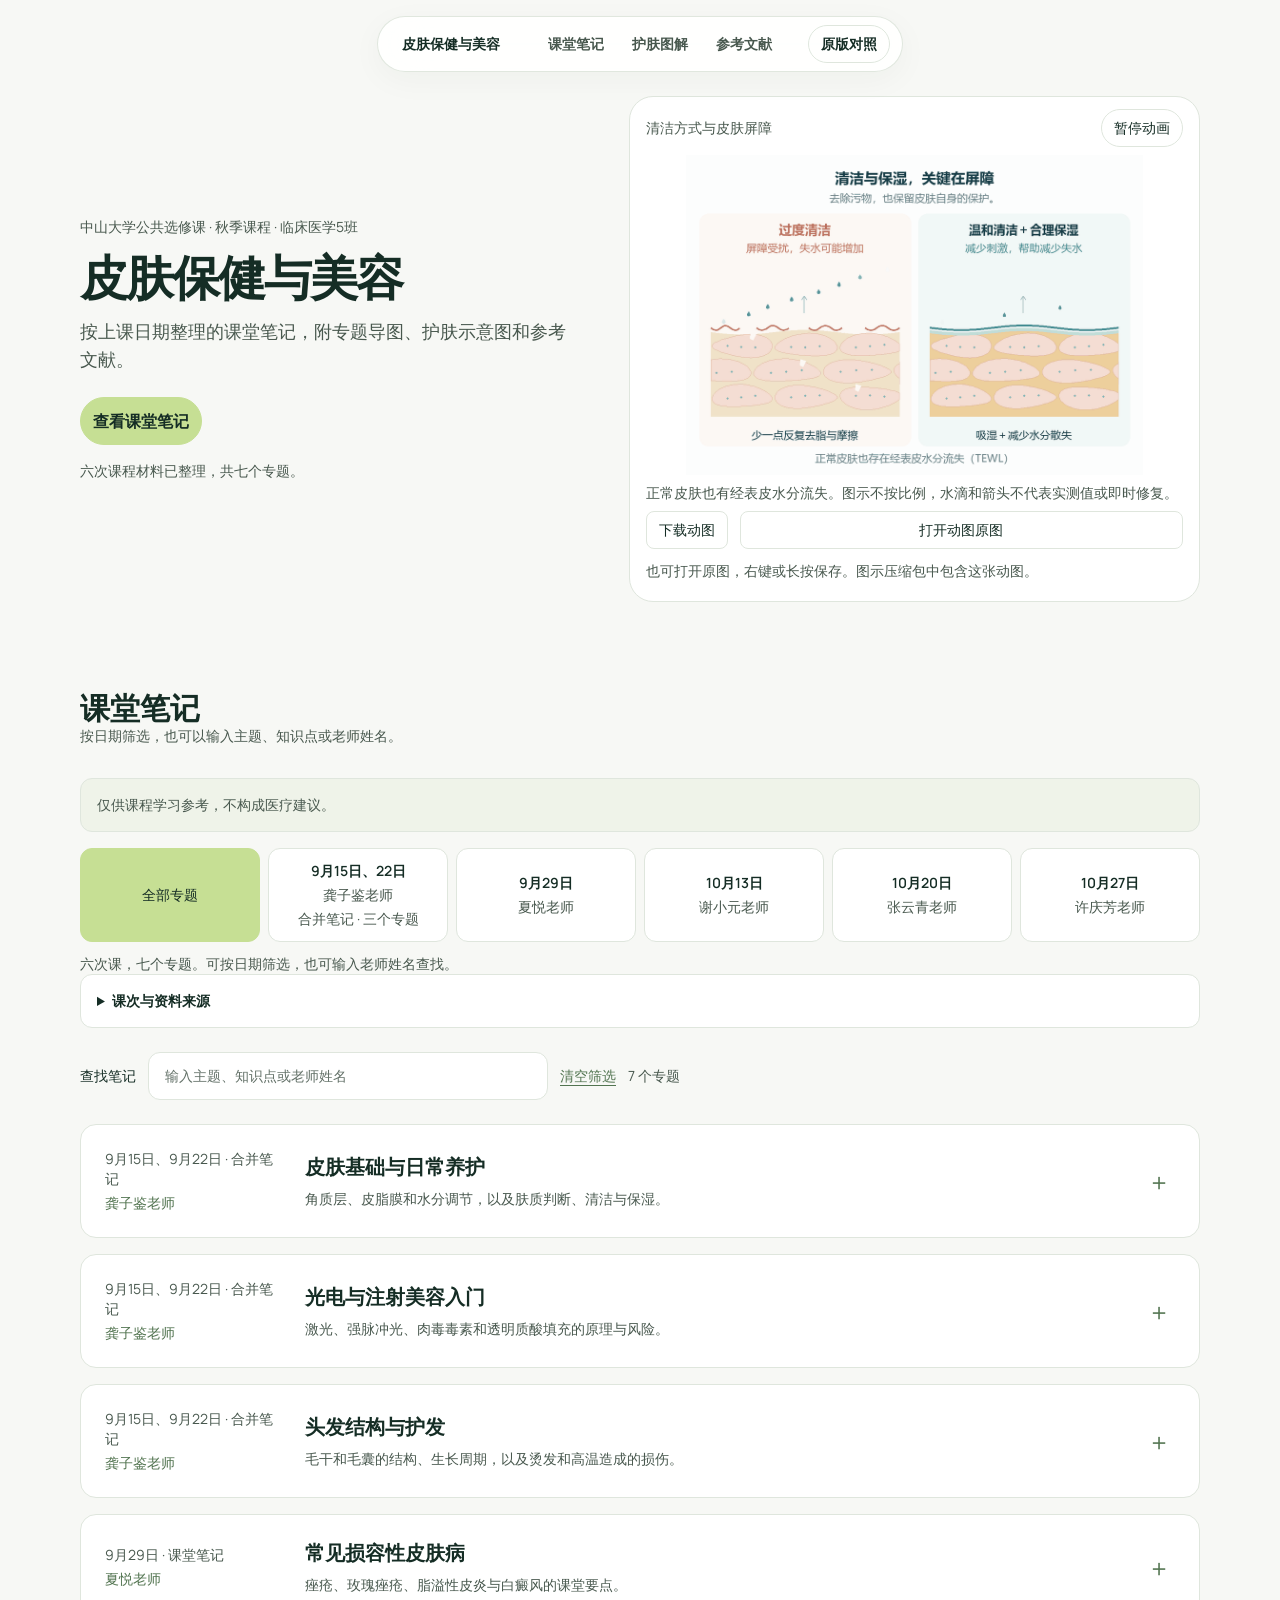
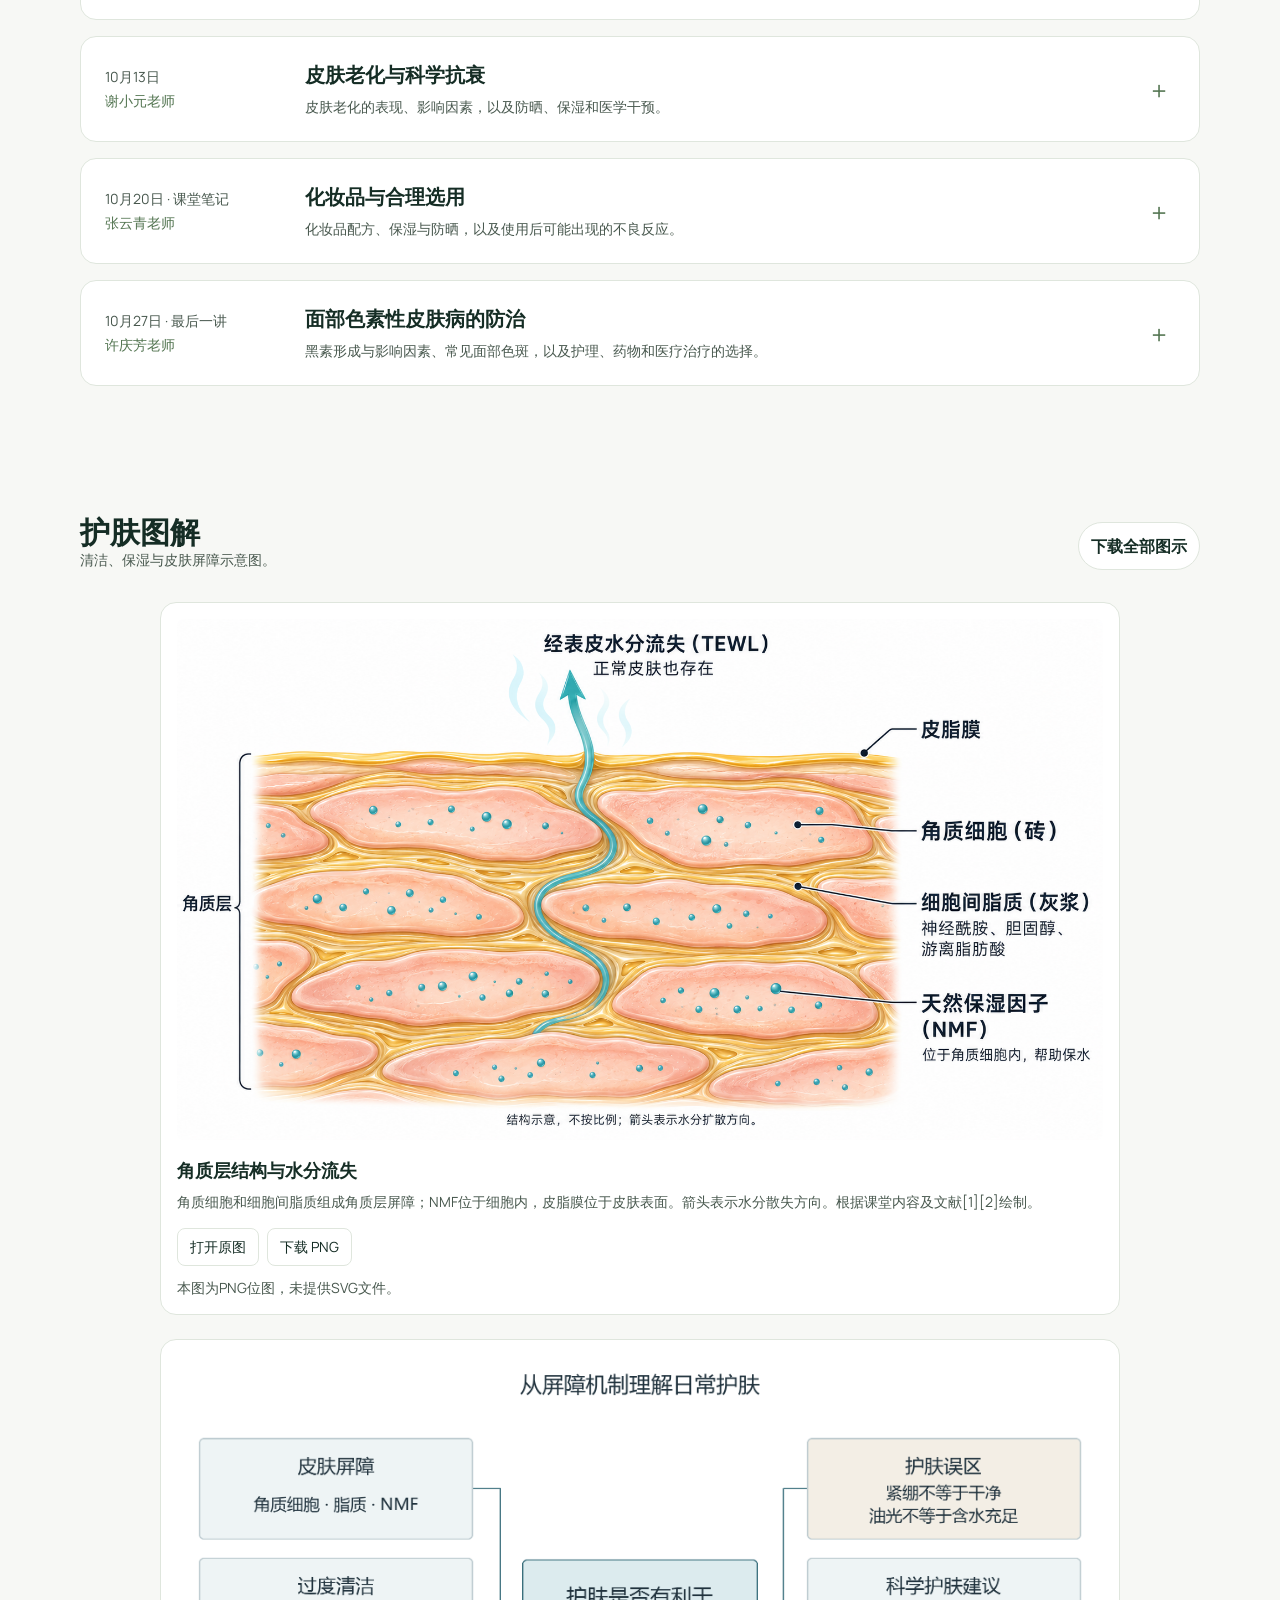
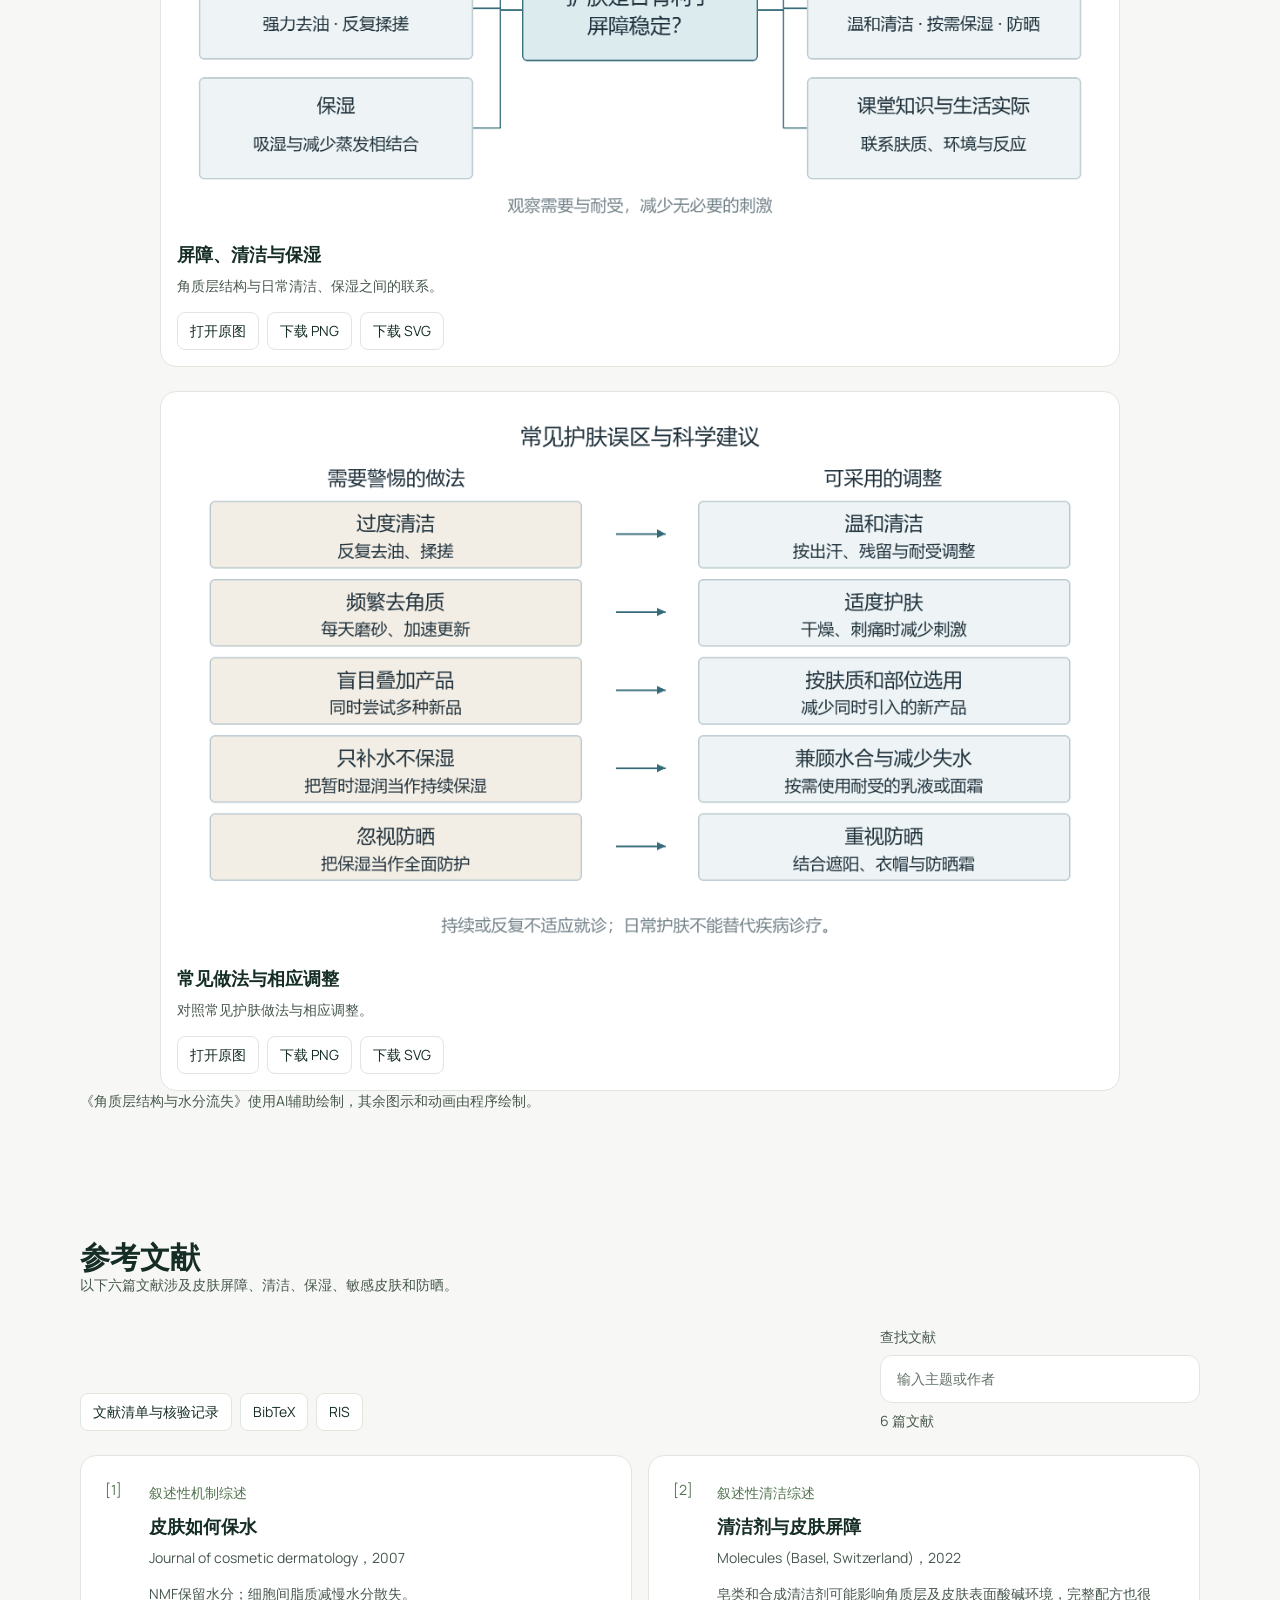
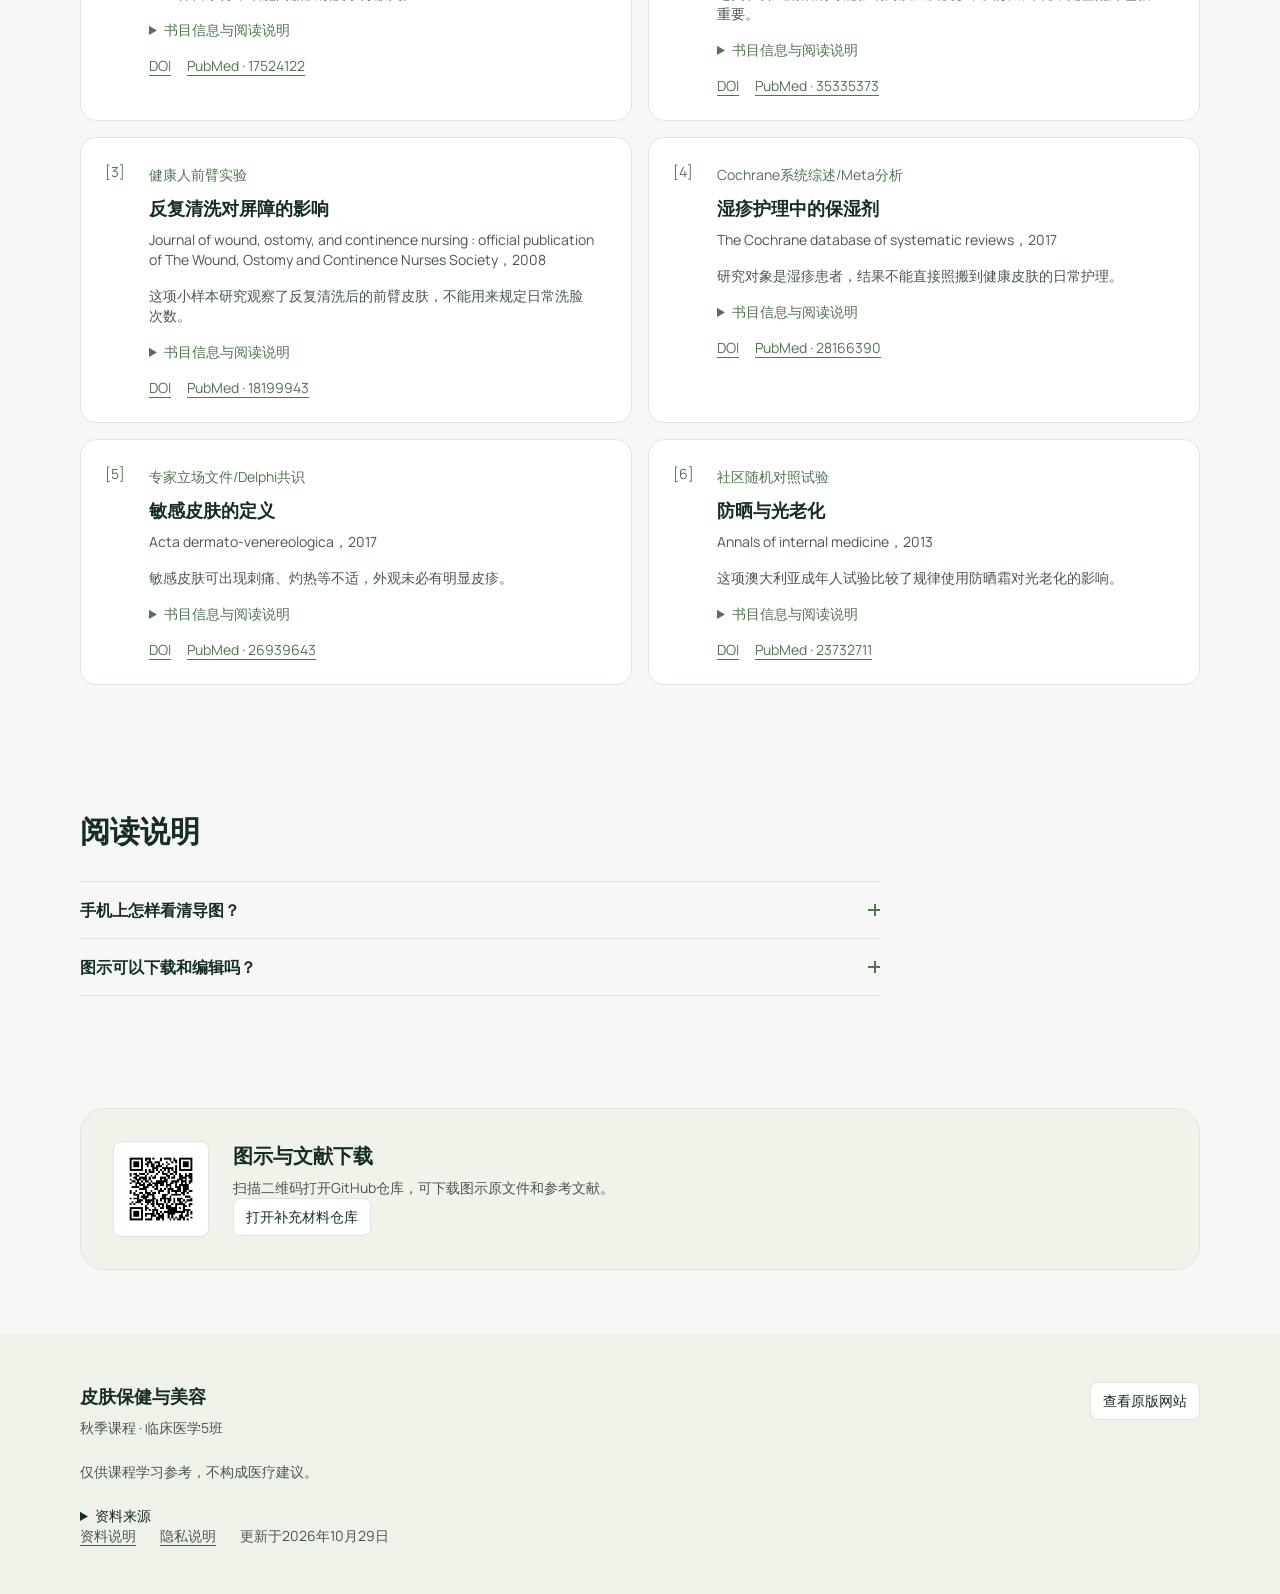
<file: docs/design-preview/index.html>
<!doctype html><html lang="zh-CN"><head><meta charset="utf-8"><meta name="viewport" content="width=device-width,initial-scale=1"><meta name="robots" content="noindex,follow"><meta name="description" content="中山大学皮肤保健与美容课程笔记，按课次查看专题导图、文字笔记、护肤图解与参考文献。"><meta name="theme-color" content="#f7f8f5"><meta property="og:title" content="皮肤保健与美容 · 秋季课程笔记"><meta property="og:description" content="课堂专题、屏障护理图解与参考文献。"><meta property="og:type" content="website"><meta property="og:image" content="https://hanson2017ear.github.io/skin-barrier-skincare-course/assets/skin-barrier-poster.png"><title>皮肤保健与美容 · 秋季课程笔记</title><link rel="icon" href="../assets/favicon.svg" type="image/svg+xml"><link rel="preload" href="fonts/manrope-latin.woff2" as="font" type="font/woff2" crossorigin><link rel="stylesheet" href="style.css?v=20261027-final"></head><body><a class="skip-link" href="#main">跳到正文</a><header class="site-nav"><a class="brand" href="#top">皮肤保健与美容</a><nav class="nav-links" aria-label="主要导航"><a class="nav-link" href="#lessons">课堂笔记</a><a class="nav-link" href="#figures">护肤图解</a><a class="nav-link" href="#references">参考文献</a></nav><a class="compare-link" href="../">原版对照</a><button class="menu-toggle" type="button" aria-expanded="false" aria-controls="mobile-menu"><span>目录</span><span class="menu-lines" aria-hidden="true"><span></span><span></span></span></button></header>
<dialog class="mobile-menu" id="mobile-menu" aria-label="网站目录"><div class="mobile-menu-head"><span class="brand">皮肤保健与美容</span><button type="button" class="menu-close" autofocus><span>关闭</span><span class="menu-lines" aria-hidden="true"><span></span><span></span></span></button></div><nav class="mobile-links" aria-label="手机导航"><a href="#lessons">课堂笔记</a><a href="#figures">护肤图解</a><a href="#references">参考文献</a><a href="#questions">阅读说明</a><a href="../">原版对照</a></nav><p class="source-note">秋季课程 · 临床医学5班</p></dialog><main id="main"><section class="hero container" id="top"><div class="hero-copy"><p class="hero-meta">中山大学公共选修课 · 秋季课程 · 临床医学5班</p><h1 class="hero-heading">皮肤保健与美容</h1><p class="hero-lead">按上课日期整理的课堂笔记，附专题导图、护肤示意图和参考文献。</p><div class="hero-cta"><a class="button primary" href="#lessons">查看课堂笔记</a></div><p class="scope-line">六次课程材料已整理，共七个专题。</p></div>
<figure class="hero-visual"><div class="visual-toolbar"><span>清洁方式与皮肤屏障</span><button class="media-toggle" id="motion-toggle" type="button" aria-controls="hero-motion" hidden>播放动画</button></div><img class="hero-media" id="hero-motion" src="../assets/skin-barrier-poster.png" data-animation="../assets/skin-barrier-comparison.gif" data-poster="../assets/skin-barrier-poster.png" alt="过度清洁与温和清洁加合理保湿的屏障对照，正常皮肤也有TEWL" width="1200" height="840"><figcaption class="visual-caption" id="hero-caption">正常皮肤也有经表皮水分流失。图示不按比例，水滴和箭头不代表实测值或即时修复。</figcaption><div class="visual-download"><a class="file-link" href="../assets/skin-barrier-comparison.gif" download="skin-barrier-comparison.gif">下载动图</a><a class="file-link" href="../assets/skin-barrier-comparison.gif" target="_blank" rel="noopener">打开动图原图</a><p class="download-hint">也可打开原图，右键或长按保存。图示压缩包中包含这张动图。</p></div></figure></section>
<section class="section container" id="lessons" data-nav><div class="section-header"><div><h2 class="section-title">课堂笔记</h2><p class="section-description">按日期筛选，也可以输入主题、知识点或老师姓名。</p></div></div><p class="study-notice">仅供课程学习参考，不构成医疗建议。</p><div class="date-filters" role="group" aria-label="按课次筛选笔记"><button class="filter-button" type="button" data-date-filter="all" aria-pressed="true">全部专题</button><button class="filter-button" type="button" data-date-filter="2026-09-15 2026-09-22" aria-pressed="false"><span>9月15日、22日</span><span>龚子鉴老师</span><span class="date-sharing">合并笔记 · 三个专题</span></button><button class="filter-button" type="button" data-date-filter="2026-09-29" aria-pressed="false"><time>9月29日</time><span>夏悦老师</span></button><button class="filter-button" type="button" data-date-filter="2026-10-13" aria-pressed="false"><time>10月13日</time><span>谢小元老师</span></button><button class="filter-button" type="button" data-date-filter="2026-10-20" aria-pressed="false"><time>10月20日</time><span>张云青老师</span></button><button class="filter-button" type="button" data-date-filter="2026-10-27" aria-pressed="false"><time>10月27日</time><span>许庆芳老师</span></button></div><p class="filter-note" id="date-filter-note" role="status" aria-live="polite">六次课，七个专题。可按日期筛选，也可输入老师姓名查找。</p><details class="course-source"><summary>课次与资料来源</summary><p>9月15日、22日为龚子鉴老师的课程，笔记分为皮肤基础、光电与注射美容、头发与护发三个专题；9月29日夏悦老师讲授常见损容性皮肤病；10月13日谢小元老师的课程对应抗老化专题；10月20日张云青老师讲授化妆品相关知识；10月27日许庆芳老师讲授面部色素性皮肤病，为最后一讲。</p></details><div class="search-row"><label for="lesson-search">查找笔记</label><input id="lesson-search" type="search" placeholder="输入主题、知识点或老师姓名" autocomplete="off"><button class="reset-button" type="button" id="reset-lessons">清空筛选</button><span class="count" id="lesson-count" role="status" aria-live="polite"></span></div><div class="lesson-list"><article class="lesson" id="skin-foundations" data-dates="2026-09-15 2026-09-22" data-search="皮肤基础与日常养护 龚子鉴老师 角质层、皮脂膜和水分调节，以及肤质判断、清洁与保湿。 9月15日、9月22日 · 合并笔记 皮肤结构 维护皮肤健康与美观 表皮、真皮与皮下组织 皮脂腺等附属器参与功能 屏障的砖墙结构 角质细胞构成“砖块” 细胞间脂质构成“灰浆” 皮面脂膜有助减少水分散失 水分如何留住 NMF帮助角质层保水 正常皮肤也存在TEWL 屏障受损时水分更易散失 认识自己的皮肤 观察干性、油性与中性状态 混合皮肤可分区照顾 敏感需要关注刺激与不适 清洁与保湿配合 避免过强清洁和反复摩擦 吸湿成分帮助增加含水量 封闭性成分帮助减少失水 日常护理 随季节和环境调整护理 减少无必要的产品更换 重视防晒与均衡饮食 ">
<details class="lesson-detail"><summary>
<span class="lesson-meta"><span>9月15日、9月22日 · 合并笔记</span><span>龚子鉴老师</span></span>
<span class="lesson-heading"><span class="lesson-title">皮肤基础与日常养护</span><span class="summary-text">角质层、皮脂膜和水分调节，以及肤质判断、清洁与保湿。</span></span>
<span class="disclosure-symbol" aria-hidden="true">＋</span></summary>
<div class="lesson-body"><div class="map-toolbar"><span>课堂思维导图</span><a class="file-link" href="../assets/lessons/skin-foundations.svg" target="_blank" rel="noopener">打开原图</a></div>
<a class="map-frame" href="../assets/lessons/skin-foundations.svg" target="_blank" rel="noopener" aria-label="放大查看皮肤基础与日常养护导图"><img src="../assets/lessons/skin-foundations.svg" alt="皮肤基础与日常养护思维导图" width="1800" height="1100" loading="lazy"></a>
<div class="download-row"><a class="file-link" href="../assets/lessons/skin-foundations.png" download>下载 PNG</a><a class="file-link" href="../assets/lessons/skin-foundations.svg" download>下载 SVG</a><a class="file-link" href="../assets/lessons/skin-foundations.mmd" download>导图源码</a></div><p class="source-note">龚子鉴老师9月15日、9月22日课程合并笔记。</p>
<details class="text-notes"><summary>展开文字版笔记</summary><ul class="branch-list"><li><strong>皮肤结构</strong><ul><li>表皮、真皮与皮下组织</li><li>皮肤附属器包括皮脂腺、汗腺、毛发和甲。</li></ul></li><li><strong>屏障的砖墙结构</strong><ul><li>角质细胞像砖，细胞间脂质像灰浆，共同构成角质层屏障。</li><li>皮脂腺分泌物参与形成皮面脂膜，减少表面水分散失。</li></ul></li><li><strong>水分如何留住</strong><ul><li>天然保湿因子（NMF）位于角质细胞内，含氨基酸等吸湿成分，能保留水分。</li><li>易错点：正常皮肤也存在经表皮水分流失（TEWL）。</li><li>屏障受损时，水分可能更容易散失。</li></ul></li><li><strong>认识自己的皮肤</strong><ul><li>观察干性、油性与中性状态</li><li>混合皮肤可分区照顾</li><li>留意皮肤对刺激的反应</li></ul></li><li><strong>清洁与保湿配合</strong><ul><li>过度清洁：清洁频率、强度或摩擦超过皮肤当下的需要与耐受。</li><li>吸湿成分增加角质层水合。</li><li>封闭性成分减少水分散失。</li></ul></li><li><strong>日常护理</strong><ul><li>随季节和环境调整护理</li><li>减少无必要的产品更换</li><li>重视防晒与均衡饮食</li></ul></li></ul></details><details class="classroom-photo text-notes"><summary>查看课堂拍摄笔记</summary><figure><img loading="lazy" src="../assets/classroom-cleansing.jpg" alt="龚子鉴老师前两次课程的合并笔记，介绍清洁产品与皮脂膜"><figcaption class="source-note">龚子鉴老师前两次课的清洁产品与皮脂膜笔记，课堂拍摄。产品刺激性还受完整配方及使用方式影响。</figcaption></figure></details></div></details></article><article class="lesson" id="light-and-injection" data-dates="2026-09-15 2026-09-22" data-search="光电与注射美容入门 龚子鉴老师 激光、强脉冲光、肉毒毒素和透明质酸填充的原理与风险。 9月15日、9月22日 · 合并笔记 光与组织相互作用 光可反射、散射、透过或吸收 黑色素、血红蛋白和水是靶基 不同波长的吸收特征不同 读懂激光参数 波长关联靶组织与作用深度 脉冲宽度影响热作用过程 能量密度关系疗效与风险 强脉冲光 IPL使用宽谱脉冲光 滤光片改变可用光谱范围 选择性光热作用 肉毒毒素注射 作用于神经肌肉信号传递 课堂区分经典与微滴注射 注射层次与目标组织相关 透明质酸与填充 注射填充用于改善组织容积 选型需要考虑位置与层次 血管栓塞是严重并发症 适应证与风险 先明确想改善的具体问题 由正规医疗机构评估适应证 不把展示病例当普遍效果 ">
<details class="lesson-detail"><summary>
<span class="lesson-meta"><span>9月15日、9月22日 · 合并笔记</span><span>龚子鉴老师</span></span>
<span class="lesson-heading"><span class="lesson-title">光电与注射美容入门</span><span class="summary-text">激光、强脉冲光、肉毒毒素和透明质酸填充的原理与风险。</span></span>
<span class="disclosure-symbol" aria-hidden="true">＋</span></summary>
<div class="lesson-body"><div class="map-toolbar"><span>课堂思维导图</span><a class="file-link" href="../assets/lessons/light-and-injection.svg" target="_blank" rel="noopener">打开原图</a></div>
<a class="map-frame" href="../assets/lessons/light-and-injection.svg" target="_blank" rel="noopener" aria-label="放大查看光电与注射美容入门导图"><img src="../assets/lessons/light-and-injection.svg" alt="光电与注射美容入门思维导图" width="1800" height="1100" loading="lazy"></a>
<div class="download-row"><a class="file-link" href="../assets/lessons/light-and-injection.png" download>下载 PNG</a><a class="file-link" href="../assets/lessons/light-and-injection.svg" download>下载 SVG</a><a class="file-link" href="../assets/lessons/light-and-injection.mmd" download>导图源码</a></div><p class="source-note">龚子鉴老师前两次课程合并笔记中的光电与注射专题。</p>
<details class="text-notes"><summary>展开文字版笔记</summary><ul class="branch-list"><li><strong>光与组织相互作用</strong><ul><li>光可反射、散射、透过或吸收</li><li>黑色素、血红蛋白和水都是靶基；不同波长的吸收特征不同。</li></ul></li><li><strong>读懂激光参数</strong><ul><li>波长关联靶组织与作用深度</li><li>脉冲宽度指光作用于组织的时间，与热作用过程有关。</li><li>能量密度是单位面积上的能量，与疗效和风险有关。</li></ul></li><li><strong>强脉冲光</strong><ul><li>IPL使用宽谱脉冲光</li><li>滤光片改变可用光谱范围</li><li>选择性光热作用</li></ul></li><li><strong>肉毒毒素注射</strong><ul><li>肉毒毒素影响神经末梢的递质释放，改变神经与肌肉之间的信号传递。</li><li>课堂区分经典与微滴注射</li><li>注射层次与目标组织相关</li></ul></li><li><strong>透明质酸与填充</strong><ul><li>注射填充用于改善组织容积</li><li>选型需要考虑位置与层次</li><li>血管栓塞是严重并发症</li></ul></li><li><strong>适应证与风险</strong><ul><li>明确希望改善的部位和问题</li><li>由正规医疗机构评估适应证</li><li>易错点：展示病例不能代表普遍效果。</li></ul></li></ul></details></div></details></article><article class="lesson" id="hair-care" data-dates="2026-09-15 2026-09-22" data-search="头发结构与护发 龚子鉴老师 毛干和毛囊的结构、生长周期，以及烫发和高温造成的损伤。 9月15日、9月22日 · 合并笔记 头发与外观 毛发是外观的重要组成 发型影响面部修饰效果 发质与发量需要分别观察 毛干的组织结构 主要结构蛋白是角蛋白 毛小皮位于毛干外层 毛皮质影响强度和弹性 毛囊的生长周期 生长期持续形成毛发 退行期后进入休止期 不同毛囊的周期并不同步 影响生长的因素 遗传与激素参与调节 营养状态与毛发生长有关 理化因素也可影响发质 烫发相关损伤 烫发会改变毛干化学结构 毛小皮损伤可使表面粗糙 反复损伤可导致分叉折断 物理损伤与养护 减少反复高温与粗暴摩擦 避免头发缠结时用力梳拉 洗护重点兼顾头皮与毛干 ">
<details class="lesson-detail"><summary>
<span class="lesson-meta"><span>9月15日、9月22日 · 合并笔记</span><span>龚子鉴老师</span></span>
<span class="lesson-heading"><span class="lesson-title">头发结构与护发</span><span class="summary-text">毛干和毛囊的结构、生长周期，以及烫发和高温造成的损伤。</span></span>
<span class="disclosure-symbol" aria-hidden="true">＋</span></summary>
<div class="lesson-body"><div class="map-toolbar"><span>课堂思维导图</span><a class="file-link" href="../assets/lessons/hair-care.svg" target="_blank" rel="noopener">打开原图</a></div>
<a class="map-frame" href="../assets/lessons/hair-care.svg" target="_blank" rel="noopener" aria-label="放大查看头发结构与护发导图"><img src="../assets/lessons/hair-care.svg" alt="头发结构与护发思维导图" width="1800" height="1100" loading="lazy"></a>
<div class="download-row"><a class="file-link" href="../assets/lessons/hair-care.png" download>下载 PNG</a><a class="file-link" href="../assets/lessons/hair-care.svg" download>下载 SVG</a><a class="file-link" href="../assets/lessons/hair-care.mmd" download>导图源码</a></div><p class="source-note">龚子鉴老师前两次课程合并笔记中的毛发专题。</p>
<details class="text-notes"><summary>展开文字版笔记</summary><ul class="branch-list"><li><strong>头发与外观</strong><ul><li>毛发是外观的重要组成</li><li>发型影响面部修饰效果</li><li>易错点：发质与发量不能混为一谈。</li></ul></li><li><strong>毛干的组织结构</strong><ul><li>主要结构蛋白是角蛋白</li><li>毛小皮位于毛干外层，由鳞片样细胞重叠而成。</li><li>毛皮质是毛干的主要部分，关系头发的强度和弹性。</li></ul></li><li><strong>毛囊的生长周期</strong><ul><li>生长期形成毛发，退行期之后进入休止期。</li><li>不同毛囊的周期并不同步</li></ul></li><li><strong>影响生长的因素</strong><ul><li>遗传与激素参与调节</li><li>营养状态与毛发生长有关</li><li>理化因素也可影响发质</li></ul></li><li><strong>烫发相关损伤</strong><ul><li>烫发会改变毛干内的二硫键，反复损伤可使毛干变脆。</li><li>毛小皮损伤可使表面粗糙</li><li>反复损伤可导致分叉折断</li></ul></li><li><strong>物理损伤与养护</strong><ul><li>减少反复高温与粗暴摩擦</li><li>避免头发缠结时用力梳拉</li><li>洗护重点兼顾头皮与毛干</li></ul></li></ul></details></div></details></article><article class="lesson" id="common-dermatoses" data-dates="2026-09-29" data-search="常见损容性皮肤病 夏悦老师 痤疮、玫瑰痤疮、脂溢性皮炎与白癜风的课堂要点。 9月29日 · 课堂笔记 认识疾病范围 涉及外露部位皮肤与外观 附属器、色素及皮炎问题并存 关注皮损的具体表现 痤疮为何发生 皮脂分泌与毛囊口角化改变 痤疮相关微生物参与过程 炎症贯穿疾病发展 痤疮的护理与治疗 避免过度清洗和挤压皮损 保湿与分区护理同样重要 由医师按严重程度选择治疗 识别玫瑰痤疮 面中部潮红、红斑等表现 神经血管和免疫机制参与 屏障异常与微生态也受关注 照顾易泛红的皮肤 观察日晒、冷热等个人诱因 温和清洁并维护皮肤屏障 防晒与针对性诊疗相配合 其他常见问题 脂溢性皮炎：反复炎症与脱屑 白癜风：色素脱失性问题 疾病治疗不能由护肤品替代 ">
<details class="lesson-detail"><summary>
<span class="lesson-meta"><span>9月29日 · 课堂笔记</span><span>夏悦老师</span></span>
<span class="lesson-heading"><span class="lesson-title">常见损容性皮肤病</span><span class="summary-text">痤疮、玫瑰痤疮、脂溢性皮炎与白癜风的课堂要点。</span></span>
<span class="disclosure-symbol" aria-hidden="true">＋</span></summary>
<div class="lesson-body"><div class="map-toolbar"><span>课堂思维导图</span><a class="file-link" href="../assets/lessons/common-dermatoses.svg" target="_blank" rel="noopener">打开原图</a></div>
<a class="map-frame" href="../assets/lessons/common-dermatoses.svg" target="_blank" rel="noopener" aria-label="放大查看常见损容性皮肤病导图"><img src="../assets/lessons/common-dermatoses.svg" alt="常见损容性皮肤病思维导图" width="1800" height="1100" loading="lazy"></a>
<div class="download-row"><a class="file-link" href="../assets/lessons/common-dermatoses.png" download>下载 PNG</a><a class="file-link" href="../assets/lessons/common-dermatoses.svg" download>下载 SVG</a><a class="file-link" href="../assets/lessons/common-dermatoses.mmd" download>导图源码</a></div><p class="source-note">夏悦老师《常见损容性皮肤病》PPT笔记，9月29日。</p>
<details class="text-notes"><summary>展开文字版笔记</summary><ul class="branch-list"><li><strong>认识疾病范围</strong><ul><li>涉及外露部位皮肤与外观</li><li>附属器、色素及皮炎问题并存</li><li>关注皮损的具体表现</li></ul></li><li><strong>痤疮为何发生</strong><ul><li>皮脂分泌与毛囊口角化改变</li><li>痤疮相关微生物参与过程</li><li>炎症贯穿疾病发展</li></ul></li><li><strong>痤疮的护理与治疗</strong><ul><li>避免挤压皮损。</li><li>由医师按严重程度选择治疗</li></ul></li><li><strong>识别玫瑰痤疮</strong><ul><li>面中部潮红、红斑等表现</li><li>神经血管和免疫机制参与</li><li>屏障异常与微生态也受关注</li></ul></li><li><strong>玫瑰痤疮与诱因</strong><ul><li>观察日晒、冷热等个人诱因</li></ul></li><li><strong>其他常见问题</strong><ul><li>脂溢性皮炎：反复炎症与脱屑</li><li>白癜风：色素脱失性问题</li><li>疾病治疗不能由护肤品替代</li></ul></li></ul></details></div></details></article><article class="lesson" id="skin-aging" data-dates="2026-10-13" data-search="皮肤老化与科学抗衰 谢小元老师 10月13日 皮肤老化的表现、影响因素，以及防晒、保湿和医学干预。 抗老化专题 老化的表现 皮肤可出现干燥、细纹和松弛 脂肪分布与面部轮廓有关 肌肉、韧带和骨骼也在变化 内在与外在因素 内在老化是生理过程 日光与吸烟是重要外在因素 环境、营养和睡眠也需关注 相关机制 氧化应激与DNA损伤 细胞老化与端粒改变 糖基化与组织蛋白变化 日常护理 防晒有助减轻光老化 保湿与屏障护理配合 坚持规律生活与均衡饮食 医学干预方式 外用药物与功效性护肤 注射、换肤及光电声治疗 由医疗机构评估适应证 疗效证据与风险 机制线索不等于人体疗效 研究前沿不等于成熟方案 评估效果、风险与维持成本 ">
<details class="lesson-detail"><summary>
<span class="lesson-meta"><span>10月13日</span><span>谢小元老师</span></span>
<span class="lesson-heading"><span class="lesson-title">皮肤老化与科学抗衰</span><span class="summary-text">皮肤老化的表现、影响因素，以及防晒、保湿和医学干预。</span></span>
<span class="disclosure-symbol" aria-hidden="true">＋</span></summary>
<div class="lesson-body"><div class="map-toolbar"><span>课堂思维导图</span><a class="file-link" href="../assets/lessons/skin-aging.svg" target="_blank" rel="noopener">打开原图</a></div>
<a class="map-frame" href="../assets/lessons/skin-aging.svg" target="_blank" rel="noopener" aria-label="放大查看皮肤老化与科学抗衰导图"><img src="../assets/lessons/skin-aging.svg" alt="皮肤老化与科学抗衰思维导图" width="1800" height="1100" loading="lazy"></a>
<div class="download-row"><a class="file-link" href="../assets/lessons/skin-aging.png" download>下载 PNG</a><a class="file-link" href="../assets/lessons/skin-aging.svg" download>下载 SVG</a><a class="file-link" href="../assets/lessons/skin-aging.mmd" download>导图源码</a></div><p class="source-note">谢小元老师10月13日课程笔记，按课表与材料顺序归档。</p>
<details class="text-notes"><summary>展开文字版笔记</summary><ul class="branch-list"><li><strong>老化的表现</strong><ul><li>皮肤可出现干燥、细纹和松弛</li><li>脂肪分布与面部轮廓有关</li><li>肌肉、韧带和骨骼也在变化</li></ul></li><li><strong>内在与外在因素</strong><ul><li>内在老化是生理过程</li><li>日光与吸烟是重要外在因素</li><li>环境、营养和睡眠也需关注</li></ul></li><li><strong>相关机制</strong><ul><li>氧化应激与DNA损伤</li><li>细胞老化与端粒改变</li><li>糖基化与组织蛋白变化</li></ul></li><li><strong>日常护理</strong><ul><li>防晒可减轻光老化。</li><li>保湿与屏障护理配合</li><li>坚持规律生活与均衡饮食</li></ul></li><li><strong>医学干预方式</strong><ul><li>外用药物与功效性护肤</li><li>注射、换肤及光电声治疗</li><li>由医疗机构评估适应证</li></ul></li><li><strong>疗效证据与风险</strong><ul><li>机制线索不等于人体疗效</li><li>研究前沿不等于成熟方案</li><li>评估效果、风险与维持成本</li></ul></li></ul></details></div></details></article><article class="lesson" id="cosmetics" data-dates="2026-10-20" data-search="化妆品与合理选用 张云青老师 化妆品配方、保湿与防晒，以及使用后可能出现的不良反应。 10月20日 · 课堂笔记 产品用途 化妆品与药品的目的不同 清洁、护肤与彩妆各有用途 产品层级不等于步骤越多越好 配方组成 基质常由油相和水相构成 辅料关系稳定与使用感 功效需要结合配方与评价 保湿的两条路径 吸湿成分帮助吸住水分 封闭性成分帮助减少蒸发 化妆水的保湿能力有限 功效看机制与证据 抗皱涉及保湿与损伤防护 提亮涉及黑素生成和代谢 细胞实验不能替代人体评价 防晒与肤质匹配 防晒剂帮助减少紫外线影响 SPF主要反映UVB防护能力 不同部位可调整产品质地 使用后的不良反应 留意刺激、过敏及光反应 长痘或色素变化也应观察 减少刺激并及时评估持续症状 ">
<details class="lesson-detail"><summary>
<span class="lesson-meta"><span>10月20日 · 课堂笔记</span><span>张云青老师</span></span>
<span class="lesson-heading"><span class="lesson-title">化妆品与合理选用</span><span class="summary-text">化妆品配方、保湿与防晒，以及使用后可能出现的不良反应。</span></span>
<span class="disclosure-symbol" aria-hidden="true">＋</span></summary>
<div class="lesson-body"><div class="map-toolbar"><span>课堂思维导图</span><a class="file-link" href="../assets/lessons/cosmetics.svg" target="_blank" rel="noopener">打开原图</a></div>
<a class="map-frame" href="../assets/lessons/cosmetics.svg" target="_blank" rel="noopener" aria-label="放大查看化妆品与合理选用导图"><img src="../assets/lessons/cosmetics.svg" alt="化妆品与合理选用思维导图" width="1800" height="1100" loading="lazy"></a>
<div class="download-row"><a class="file-link" href="../assets/lessons/cosmetics.png" download>下载 PNG</a><a class="file-link" href="../assets/lessons/cosmetics.svg" download>下载 SVG</a><a class="file-link" href="../assets/lessons/cosmetics.mmd" download>导图源码</a></div><p class="source-note">张云青老师10月20日关于化妆品与合理选用的课堂笔记。</p>
<details class="text-notes"><summary>展开文字版笔记</summary><ul class="branch-list"><li><strong>产品用途</strong><ul><li>化妆品与药品的目的不同</li><li>清洁、护肤与彩妆各有用途</li><li>护肤步骤不必一味增加</li></ul></li><li><strong>配方组成</strong><ul><li>基质常由油相和水相构成</li><li>辅料关系稳定与使用感</li><li>判断功效要看完整配方和评价。</li></ul></li><li><strong>保湿产品</strong><ul><li>吸湿与封闭作用的区别，见“皮肤基础与日常养护”。</li><li>化妆水的保湿能力有限</li></ul></li><li><strong>功效看机制与证据</strong><ul><li>抗皱涉及保湿与损伤防护</li><li>提亮涉及黑素生成和代谢</li><li>细胞实验不能替代人体评价</li></ul></li><li><strong>防晒与肤质匹配</strong><ul><li>防晒剂用于减少紫外线的影响。</li><li>SPF主要反映UVB防护能力</li><li>不同部位可调整产品质地</li></ul></li><li><strong>使用后的不良反应</strong><ul><li>留意刺激、过敏及光反应</li><li>长痘或色素变化也应观察</li><li>减少刺激并及时评估持续症状</li></ul></li></ul></details></div></details></article><article class="lesson" id="facial-pigmentation" data-dates="2026-10-27" data-search="面部色素性皮肤病的防治 许庆芳老师 黑素形成与影响因素、常见面部色斑，以及护理、药物和医疗治疗的选择。 10月27日 · 最后一讲 肤色与黑素代谢 肤色受色素与分布层次影响 酪氨酸酶参与黑素合成 黑素小体转运至角质形成细胞 影响色素的因素 紫外线与可见光影响色素 遗传、激素和炎症参与 屏障与皮肤微环境也有关 常见面部色素斑 黄褐斑有多种因素参与 雀斑与日光性黑子 瑞尔黑变病或与接触有关 其他色素性皮肤病 太田痣可累及眼部 颧部褐青色痣多对称 咖啡斑及其他斑痣 护理与药物治疗 防晒配合温和保湿 外用药物作用机制有别 系统用药须评估适应证 治疗方式与风险 剥脱深度与刺激风险 注射疗法需评估证据 光电选择结合类型与层次 肤色与黑素 课件区分遗传决定的固有皮肤色，以及受日晒、内分泌等因素影响的可变皮肤色。肤色还与色素的含量、分布层次、皮肤厚度和光线有关。黑素合成涉及酪氨酸酶等调控环节，形成的黑素小体可以转运到角质形成细胞。 影响黑素形成的因素 黑素代谢受到皮肤微环境、外界环境和机体内环境共同影响。课堂列举了紫外线、可见光、遗传、激素、炎症及屏障状态等因素。角质形成细胞等周围细胞也参与调节，因此不能把面部色斑简单归结为黑素细胞单独出现变化。 常见面部色素斑 黄褐斑常见于面部，可受光照、激素、炎症及屏障状态等多种因素影响，需要关注反复加重的问题。雀斑与遗传和紫外线有关；日光性黑子常见于长期日晒部位，与光老化相关。课件还介绍了瑞尔黑变病，接触性因素及光敏可能参与其发生。 其他斑痣的辨别 太田痣常呈单侧分布，可累及眼部或黏膜；颧部褐青色痣较多呈对称分布。咖啡斑、斑痣、雀斑样痣和色素性毛表皮痣各有特点，辨别时需结合起病时间、分布、颜色及其他表现。多发咖啡斑等情况还需结合临床评估，不能只凭斑的照片自行诊断。 护理与药物 课件把防晒、保湿和减少刺激列为基础措施。外用治疗可作用于黑素合成、黑素小体转运或表皮更新等环节，不同成分的用途和不良反应有差别。系统用药需要评估适应证、禁忌证和风险。正在使用的处方药是否需要调整，应由医生结合具体情况判断。 化学剥脱与注射 化学剥脱按作用深度分为不同类型，治疗可能伴有红斑、刺痛、脱屑等反应，还需关注炎症后色素沉着。课件强调高浓度果酸应由医疗机构操作，治疗后重视防晒与保湿。注射部分介绍了若干研究与病例，不同方法的证据和适用范围有差别，病例前后对比不能直接代表普遍疗效。 光电治疗的选择 选择光电治疗时，要结合疾病的病因和病理、色素所在的皮肤层次，以及可能出现的不良反应。仪器名称或单张治疗前后照片不足以决定方案。课堂中的参数和注射操作属于具体研究或医疗场景，本笔记只概括治疗思路。 与前几讲的联系 防晒和保湿既是日常护理内容，也出现在色素性皮肤病的治疗与术后护理中。课件对果酸治疗后的屏障护理提出要求，可与前几讲关于角质层、清洁强度和水分散失的内容一起复习。">
<details class="lesson-detail"><summary>
<span class="lesson-meta"><span>10月27日 · 最后一讲</span><span>许庆芳老师</span></span>
<span class="lesson-heading"><span class="lesson-title">面部色素性皮肤病的防治</span><span class="summary-text">黑素形成与影响因素、常见面部色斑，以及护理、药物和医疗治疗的选择。</span></span>
<span class="disclosure-symbol" aria-hidden="true">＋</span></summary>
<div class="lesson-body"><div class="map-toolbar"><span>课堂思维导图</span><a class="file-link" href="../assets/lessons/facial-pigmentation.svg" target="_blank" rel="noopener">打开原图</a></div>
<a class="map-frame" href="../assets/lessons/facial-pigmentation.svg" target="_blank" rel="noopener" aria-label="放大查看面部色素性皮肤病的防治导图"><img src="../assets/lessons/facial-pigmentation.svg" alt="面部色素性皮肤病的防治思维导图" width="1800" height="1100" loading="lazy"></a>
<div class="download-row"><a class="file-link" href="../assets/lessons/facial-pigmentation.png" download>下载 PNG</a><a class="file-link" href="../assets/lessons/facial-pigmentation.svg" download>下载 SVG</a><a class="file-link" href="../assets/lessons/facial-pigmentation.mmd" download>导图源码</a><a class="file-link" href="../assets/lessons/facial-pigmentation.md" download>下载本讲笔记</a></div><p class="source-note">根据许庆芳老师10月27日《面部色素性皮肤病的防治》PPT整理。</p>
<details class="text-notes"><summary>展开文字版笔记</summary><ul class="branch-list"><li><strong>肤色与黑素代谢</strong><ul><li>肤色与色素含量及分布层次有关。</li><li>酪氨酸酶参与黑素合成</li><li>黑素小体转运至角质形成细胞</li></ul></li><li><strong>影响色素的因素</strong><ul><li>紫外线与可见光影响色素</li><li>遗传、激素和炎症参与</li><li>屏障与皮肤微环境也有关</li></ul></li><li><strong>常见面部色素斑</strong><ul><li>黄褐斑与光照、激素等多种因素有关。</li><li>雀斑与日光性黑子</li><li>瑞尔黑变病或与接触有关</li></ul></li><li><strong>其他色素性皮肤病</strong><ul><li>太田痣可累及眼部</li><li>颧部褐青色痣多对称</li><li>咖啡斑及其他斑痣</li></ul></li><li><strong>护理与药物治疗</strong><ul><li>外用药物作用机制有别</li><li>系统用药须评估适应证</li></ul></li><li><strong>治疗方式与风险</strong><ul><li>剥脱深度与刺激风险</li><li>注射疗法需评估证据</li><li>光电选择结合类型与层次</li></ul></li></ul><section class="lesson-note"><h3>肤色与黑素</h3><p>课件区分遗传决定的固有皮肤色，以及受日晒、内分泌等因素影响的可变皮肤色。肤色还与色素的含量、分布层次、皮肤厚度和光线有关。黑素合成涉及酪氨酸酶等调控环节，形成的黑素小体可以转运到角质形成细胞。</p></section><section class="lesson-note"><h3>影响黑素形成的因素</h3><p>黑素代谢受到皮肤微环境、外界环境和机体内环境共同影响。课堂列举了紫外线、可见光、遗传、激素、炎症及屏障状态等因素。角质形成细胞等周围细胞也参与调节，因此不能把面部色斑简单归结为黑素细胞单独出现变化。</p></section><section class="lesson-note"><h3>常见面部色素斑</h3><p>黄褐斑常见于面部，可受光照、激素、炎症及屏障状态等多种因素影响，需要关注反复加重的问题。雀斑与遗传和紫外线有关；日光性黑子常见于长期日晒部位，与光老化相关。课件还介绍了瑞尔黑变病，接触性因素及光敏可能参与其发生。</p></section><section class="lesson-note"><h3>其他斑痣的辨别</h3><p>太田痣常呈单侧分布，可累及眼部或黏膜；颧部褐青色痣较多呈对称分布。咖啡斑、斑痣、雀斑样痣和色素性毛表皮痣各有特点，辨别时需结合起病时间、分布、颜色及其他表现。多发咖啡斑等情况还需结合临床评估，不能只凭斑的照片自行诊断。</p></section><section class="lesson-note"><h3>护理与药物</h3><p>外用治疗可作用于黑素合成、黑素小体转运或表皮更新等环节，不同成分的用途和不良反应有差别。系统用药需要评估适应证、禁忌证和风险。正在使用的处方药是否需要调整，应由医生结合具体情况判断。</p></section><section class="lesson-note"><h3>化学剥脱与注射</h3><p>化学剥脱按作用深度分为不同类型，治疗可能伴有红斑、刺痛、脱屑等反应，还需关注炎症后色素沉着。课件强调高浓度果酸应由医疗机构操作，治疗后重视防晒与保湿。注射部分介绍了若干研究与病例，不同方法的证据和适用范围有差别，病例前后对比不能直接代表普遍疗效。</p></section><section class="lesson-note"><h3>光电治疗的选择</h3><p>选择光电治疗时，要结合疾病的病因和病理、色素所在的皮肤层次，以及可能出现的不良反应。仪器名称或单张治疗前后照片不足以决定方案。课堂中的参数和注射操作属于具体研究或医疗场景，本笔记只概括治疗思路。</p></section><section class="lesson-note"><h3>与前几讲的联系</h3><p>本讲关于色素形成与皮肤微环境的内容，可与前几讲的角质层和皮肤屏障知识一起复习。</p></section><div class="lesson-reading"><h3>本讲延伸阅读</h3><ol><li><p>YAMAGUCHI Y, HEARING V J. Physiological factors that regulate skin pigmentation[J]. BioFactors, 2009, 35(2): 193-199. DOI: 10.1002/biof.29.</p><p class="source-note">黑素小体形成、转运和皮肤微环境调控的机制综述。</p><a class="file-link" href="https://doi.org/10.1002/biof.29" target="_blank" rel="noopener">DOI</a> <a class="file-link" href="https://pubmed.ncbi.nlm.nih.gov/19449448/" target="_blank" rel="noopener">PubMed · 19449448</a></li><li><p>RODRIGUES M, PANDYA A G. Melasma: clinical diagnosis and management options[J]. Australasian Journal of Dermatology, 2015, 56(3): 151-163. DOI: 10.1111/ajd.12290.</p><p class="source-note">黄褐斑临床诊断与治疗选择的叙述性综述，供阅读课件时参考，不作为现行指南。</p><a class="file-link" href="https://doi.org/10.1111/ajd.12290" target="_blank" rel="noopener">DOI</a> <a class="file-link" href="https://pubmed.ncbi.nlm.nih.gov/25754098/" target="_blank" rel="noopener">PubMed · 25754098</a></li></ol></div></details></div></details></article></div><p class="empty-state" id="no-lessons" hidden>没有找到笔记。换个关键词，或点“清空筛选”。</p></section>
<section class="section container" id="figures" data-nav><div class="section-header"><div><h2 class="section-title">护肤图解</h2><p class="section-description">清洁、保湿与皮肤屏障示意图。</p></div><a class="button secondary" href="../downloads/figures-and-mindmaps.zip" download>下载全部图示</a></div><div class="figures-layout"><article class="figure-card figure-main"><figure><a class="figure-image" href="../assets/figures/figure2_skin_barrier.png" target="_blank" rel="noopener" aria-label="打开角质层结构与水分流失原图"><img src="../assets/figures/figure2_skin_barrier.png" alt="角质层结构与水分流失" width="1672" height="941" loading="lazy"></a><figcaption class="figure-caption"><h3>角质层结构与水分流失</h3><p>角质细胞和细胞间脂质组成角质层屏障；NMF位于细胞内，皮脂膜位于皮肤表面。箭头表示水分散失方向。根据课堂内容及文献[1][2]绘制。</p></figcaption></figure><div class="download-row"><a class="file-link" href="../assets/figures/figure2_skin_barrier.png" target="_blank" rel="noopener">打开原图</a><a class="file-link" href="../assets/figures/figure2_skin_barrier.png" download>下载 PNG</a></div><p class="raster-note">本图为PNG位图，未提供SVG文件。</p></article><article class="figure-card"><figure><a class="figure-image" href="../assets/figures/figure1_mindmap.png" target="_blank" rel="noopener" aria-label="打开屏障、清洁与保湿原图"><img src="../assets/figures/figure1_mindmap.png" alt="屏障、清洁与保湿" width="2126" height="1075" loading="lazy"></a><figcaption class="figure-caption"><h3>屏障、清洁与保湿</h3><p>角质层结构与日常清洁、保湿之间的联系。</p></figcaption></figure><div class="download-row"><a class="file-link" href="../assets/figures/figure1_mindmap.png" target="_blank" rel="noopener">打开原图</a><a class="file-link" href="../assets/figures/figure1_mindmap.png" download>下载 PNG</a><a class="file-link" href="../assets/figures/figure1_mindmap.svg" download>下载 SVG</a></div></article><article class="figure-card"><figure><a class="figure-image" href="../assets/figures/figure3_skincare_advice.png" target="_blank" rel="noopener" aria-label="打开常见做法与相应调整原图"><img src="../assets/figures/figure3_skincare_advice.png" alt="常见做法与相应调整" width="2126" height="1238" loading="lazy"></a><figcaption class="figure-caption"><h3>常见做法与相应调整</h3><p>对照常见护肤做法与相应调整。</p></figcaption></figure><div class="download-row"><a class="file-link" href="../assets/figures/figure3_skincare_advice.png" target="_blank" rel="noopener">打开原图</a><a class="file-link" href="../assets/figures/figure3_skincare_advice.png" download>下载 PNG</a><a class="file-link" href="../assets/figures/figure3_skincare_advice.svg" download>下载 SVG</a></div></article></div><p class="source-note">《角质层结构与水分流失》使用AI辅助绘制，其余图示和动画由程序绘制。</p></section>
<section class="section container" id="references" data-nav><div class="section-header"><div><h2 class="section-title">参考文献</h2><p class="section-description">以下六篇文献涉及皮肤屏障、清洁、保湿、敏感皮肤和防晒。</p></div></div><div class="reference-tools"><div class="download-row"><a class="file-link" href="../downloads/references.md" download>文献清单与核验记录</a><a class="file-link" href="../downloads/references.bib" download>BibTeX</a><a class="file-link" href="../downloads/references.ris" download>RIS</a></div><div class="reference-search"><label for="reference-search">查找文献</label><input id="reference-search" type="search" placeholder="输入主题或作者" autocomplete="off"><span class="count" id="ref-count" role="status" aria-live="polite"></span></div></div><div class="references-grid"><article class="reference" id="ref-1" data-search="VERDIER-SÉVRAIN S, BONTÉ F. Skin hydration: a review on its molecular mechanisms[J]. Journal of Cosmetic Dermatology, 2007, 6(2): 75-82. DOI: 10.1111/j.1473-2165.2007.00300.x. 角质细胞内NMF与细胞间脂质参与保水；支持屏障结构与图2 皮肤如何保水 解释NMF和细胞间脂质在保水中的不同作用，可与角质层结构图一起阅读。"><div class="ref-no">[1]</div><div><span class="ref-type">叙述性机制综述</span><h3>皮肤如何保水</h3><p class="reference-meta">Journal of cosmetic dermatology，2007</p><p class="ref-annotation">NMF保留水分；细胞间脂质减慢水分散失。</p><details class="ref-details"><summary>书目信息与阅读说明</summary><p class="bibliography">VERDIER-SÉVRAIN S, BONTÉ F. Skin hydration: a review on its molecular mechanisms[J]. Journal of Cosmetic Dermatology, 2007, 6(2): 75-82. DOI: 10.1111/j.1473-2165.2007.00300.x.</p><p class="source-note">经典机制资料，不用来证明某个商品有效。</p></details><div class="ref-links"><a href="https://doi.org/10.1111/j.1473-2165.2007.00300.x" target="_blank" rel="noopener">DOI</a><a href="https://pubmed.ncbi.nlm.nih.gov/17524122/" target="_blank" rel="noopener">PubMed · 17524122</a></div></div></article><article class="reference" id="ref-2" data-search="MIJALJICA D, SPADA F, HARRISON I P. Skin Cleansing without or with Compromise: Soaps and Syndets[J]. Molecules, 2022, 27(6): 2010. DOI: 10.3390/molecules27062010. 清洁剂对角质层蛋白、脂质、NMF及pH的潜在影响；完整配方的重要性 清洁剂与皮肤屏障 介绍皂类和合成清洁剂对角质层及皮肤表面酸碱环境的影响，也讨论了完整配方的重要性。"><div class="ref-no">[2]</div><div><span class="ref-type">叙述性清洁综述</span><h3>清洁剂与皮肤屏障</h3><p class="reference-meta">Molecules (Basel, Switzerland)，2022</p><p class="ref-annotation">皂类和合成清洁剂可能影响角质层及皮肤表面酸碱环境，完整配方也很重要。</p><details class="ref-details"><summary>书目信息与阅读说明</summary><p class="bibliography">MIJALJICA D, SPADA F, HARRISON I P. Skin Cleansing without or with Compromise: Soaps and Syndets[J]. Molecules, 2022, 27(6): 2010. DOI: 10.3390/molecules27062010.</p><p class="source-note">作者来自护肤品企业；用于解释机制，不作品牌推荐或成品优劣证明。</p></details><div class="ref-links"><a href="https://doi.org/10.3390/molecules27062010" target="_blank" rel="noopener">DOI</a><a href="https://pubmed.ncbi.nlm.nih.gov/35335373/" target="_blank" rel="noopener">PubMed · 35335373</a></div></div></article><article class="reference" id="ref-3" data-search="VOEGELI D. The effect of washing and drying practices on skin barrier function[J]. Journal of Wound, Ostomy and Continence Nursing, 2008, 35(1): 84-90. DOI: 10.1097/01.WON.0000308623.68582.d7. 重复清洗后TEWL的变化，支持避免无必要的反复清洗 反复清洗对屏障的影响 在健康志愿者的前臂上观察清洗后的屏障变化。研究条件与日常洗脸不同，不能直接据此规定清洗次数。"><div class="ref-no">[3]</div><div><span class="ref-type">健康人前臂实验</span><h3>反复清洗对屏障的影响</h3><p class="reference-meta">Journal of wound, ostomy, and continence nursing : official publication of The Wound, Ostomy and Continence Nurses Society，2008</p><p class="ref-annotation">这项小样本研究观察了反复清洗后的前臂皮肤，不能用来规定日常洗脸次数。</p><details class="ref-details"><summary>书目信息与阅读说明</summary><p class="bibliography">VOEGELI D. The effect of washing and drying practices on skin barrier function[J]. Journal of Wound, Ostomy and Continence Nursing, 2008, 35(1): 84-90. DOI: 10.1097/01.WON.0000308623.68582.d7.</p><p class="source-note">小样本、前臂部位，残余水分会影响TEWL读数；不能推出人人适用的面部清洗次数。</p></details><div class="ref-links"><a href="https://doi.org/10.1097/01.WON.0000308623.68582.d7" target="_blank" rel="noopener">DOI</a><a href="https://pubmed.ncbi.nlm.nih.gov/18199943/" target="_blank" rel="noopener">PubMed · 18199943</a></div></div></article><article class="reference" id="ref-4" data-search="VAN ZUUREN E J, FEDOROWICZ Z, CHRISTENSEN R, et al. Emollients and moisturisers for eczema[J]. Cochrane Database of Systematic Reviews, 2017, 2(2): CD012119. DOI: 10.1002/14651858.CD012119.pub2. 保湿剂对湿疹护理的作用；不同保湿剂间缺乏可靠的普遍优劣证据 湿疹护理中的保湿剂 整理湿疹患者使用保湿剂的研究。读这篇综述时，需要留意疾病护理与健康人日常护肤的区别。"><div class="ref-no">[4]</div><div><span class="ref-type">Cochrane系统综述/Meta分析</span><h3>湿疹护理中的保湿剂</h3><p class="reference-meta">The Cochrane database of systematic reviews，2017</p><p class="ref-annotation">研究对象是湿疹患者，结果不能直接照搬到健康皮肤的日常护理。</p><details class="ref-details"><summary>书目信息与阅读说明</summary><p class="bibliography">VAN ZUUREN E J, FEDOROWICZ Z, CHRISTENSEN R, et al. Emollients and moisturisers for eczema[J]. Cochrane Database of Systematic Reviews, 2017, 2(2): CD012119. DOI: 10.1002/14651858.CD012119.pub2.</p><p class="source-note">研究对象为湿疹患者，部分研究偏倚风险高或不明；不能无条件外推到健康人。</p></details><div class="ref-links"><a href="https://doi.org/10.1002/14651858.CD012119.pub2" target="_blank" rel="noopener">DOI</a><a href="https://pubmed.ncbi.nlm.nih.gov/28166390/" target="_blank" rel="noopener">PubMed · 28166390</a></div></div></article><article class="reference" id="ref-5" data-search="MISERY L, STÄNDER S, SZEPIETOWSKI J C, et al. Definition of Sensitive Skin: An Expert Position Paper from the Special Interest Group on Sensitive Skin of the International Forum for the Study of Itch[J]. Acta Dermato-Venereologica, 2017, 97(1): 4-6. DOI: 10.2340/00015555-2397. 敏感皮肤的不适感可能与外观不一致；不能只凭肤感诊断 敏感皮肤的定义 说明刺痛、灼热等不适为什么未必伴有明显皮疹，帮助区分敏感症状与其他皮肤问题。"><div class="ref-no">[5]</div><div><span class="ref-type">专家立场文件/Delphi共识</span><h3>敏感皮肤的定义</h3><p class="reference-meta">Acta dermato-venereologica，2017</p><p class="ref-annotation">敏感皮肤可出现刺痛、灼热等不适，外观未必有明显皮疹。</p><details class="ref-details"><summary>书目信息与阅读说明</summary><p class="bibliography">MISERY L, STÄNDER S, SZEPIETOWSKI J C, et al. Definition of Sensitive Skin: An Expert Position Paper from the Special Interest Group on Sensitive Skin of the International Forum for the Study of Itch[J]. Acta Dermato-Venereologica, 2017, 97(1): 4-6. DOI: 10.2340/00015555-2397.</p><p class="source-note">定义性专家意见，不是疗效试验；症状需与可解释的皮肤病区别。</p></details><div class="ref-links"><a href="https://doi.org/10.2340/00015555-2397" target="_blank" rel="noopener">DOI</a><a href="https://pubmed.ncbi.nlm.nih.gov/26939643/" target="_blank" rel="noopener">PubMed · 26939643</a></div></div></article><article class="reference" id="ref-6" data-search="HUGHES M C, WILLIAMS G M, BAKER P, et al. Sunscreen and prevention of skin aging: a randomized trial[J]. Annals of Internal Medicine, 2013, 158(11): 781-790. DOI: 10.7326/0003-4819-158-11-201306040-00002. 规律使用防晒霜有助于减缓光老化 防晒与光老化 这项随机试验考察规律使用防晒霜能否减缓光老化。"><div class="ref-no">[6]</div><div><span class="ref-type">社区随机对照试验</span><h3>防晒与光老化</h3><p class="reference-meta">Annals of internal medicine，2013</p><p class="ref-annotation">这项澳大利亚成年人试验比较了规律使用防晒霜对光老化的影响。</p><details class="ref-details"><summary>书目信息与阅读说明</summary><p class="bibliography">HUGHES M C, WILLIAMS G M, BAKER P, et al. Sunscreen and prevention of skin aging: a randomized trial[J]. Annals of Internal Medicine, 2013, 158(11): 781-790. DOI: 10.7326/0003-4819-158-11-201306040-00002.</p><p class="source-note">澳大利亚社区成人研究；不代表所有年龄、肤色或产品的效果相同，也不等于逆转衰老。</p></details><div class="ref-links"><a href="https://doi.org/10.7326/0003-4819-158-11-201306040-00002" target="_blank" rel="noopener">DOI</a><a href="https://pubmed.ncbi.nlm.nih.gov/23732711/" target="_blank" rel="noopener">PubMed · 23732711</a></div></div></article></div><p class="empty-state" id="no-references" hidden>没有找到文献。换个关键词，或清空输入。</p></section>
<section class="section container" id="questions"><div class="section-header"><div><h2 class="section-title">阅读说明</h2></div></div><div class="faq-grid"><details class="faq"><summary>手机上怎样看清导图？</summary><p>点“打开原图”后放大查看，也可以展开下方的文字版笔记。</p></details><details class="faq"><summary>图示可以下载和编辑吗？</summary><p>每张图都提供PNG。七张专题导图还附SVG和Mermaid源码；《角质层结构与水分流失》只有PNG，其余两张配图附SVG。</p></details></div></section>
<section class="container materials-callout"><img class="repo-qr" src="../assets/qr_github.png" alt="指向GitHub补充材料仓库首页的二维码" width="130" height="130"><div class="material-copy"><h2>图示与文献下载</h2><p>扫描二维码打开GitHub仓库，可下载图示原文件和参考文献。</p><a class="file-link" href="https://github.com/hanson2017ear/skin-barrier-skincare-course" target="_blank" rel="noopener">打开补充材料仓库</a></div></section></main>
<footer class="site-footer"><div class="container"><div class="footer-top"><div><p>皮肤保健与美容</p><p>秋季课程 · 临床医学5班</p></div><a class="file-link" href="../">查看原版网站</a></div><p class="legal-copy">仅供课程学习参考，不构成医疗建议。</p><details class="footer-details"><summary>资料来源</summary><p>笔记按课表、课堂照片及提供的PPT整理，参考文献另列。《角质层结构与水分流失》使用AI辅助绘制。公开网页只展示课程和班级，不列个人姓名或学号。</p></details><div class="footer-links"><a href="about.html">资料说明</a><a href="privacy.html">隐私说明</a><span>更新于2026年10月29日</span></div></div></footer><script src="app.js?v=20261029-lessons" defer></script></body></html>
</file>
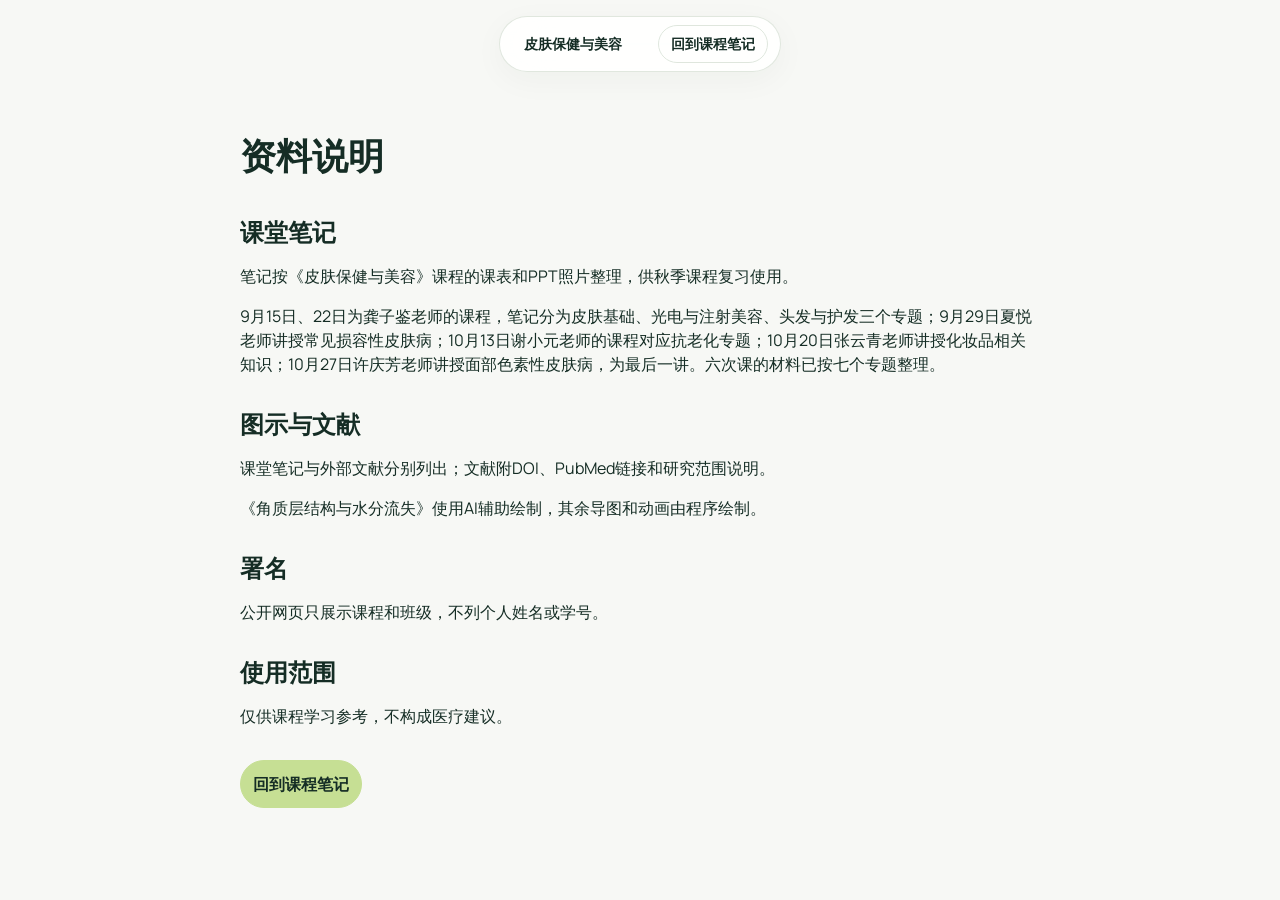
<file: docs/design-preview/about.html>
<!doctype html><html lang="zh-CN"><head><meta charset="utf-8"><meta name="viewport" content="width=device-width,initial-scale=1"><meta name="robots" content="noindex,follow"><meta name="description" content="中山大学皮肤保健与美容课程笔记，按课次查看专题导图、文字笔记、护肤图解与参考文献。"><meta name="theme-color" content="#f7f8f5"><meta property="og:title" content="皮肤保健与美容 · 秋季课程笔记"><meta property="og:description" content="课堂专题、屏障护理图解与参考文献。"><meta property="og:type" content="website"><meta property="og:image" content="https://hanson2017ear.github.io/skin-barrier-skincare-course/assets/skin-barrier-poster.png"><title>资料说明 · 皮肤保健与美容</title><link rel="icon" href="../assets/favicon.svg" type="image/svg+xml"><link rel="preload" href="fonts/manrope-latin.woff2" as="font" type="font/woff2" crossorigin><link rel="stylesheet" href="style.css?v=20261027-final"></head><body><a class="skip-link" href="#main">跳到正文</a><header class="site-nav"><a class="brand" href="./">皮肤保健与美容</a><a class="compare-link" href="./">回到课程笔记</a></header><main class="reading-page container" id="main"><header class="reading-header"><h1>资料说明</h1></header><div class="prose"><h2>课堂笔记</h2><p>笔记按《皮肤保健与美容》课程的课表和PPT照片整理，供秋季课程复习使用。</p><p>9月15日、22日为龚子鉴老师的课程，笔记分为皮肤基础、光电与注射美容、头发与护发三个专题；9月29日夏悦老师讲授常见损容性皮肤病；10月13日谢小元老师的课程对应抗老化专题；10月20日张云青老师讲授化妆品相关知识；10月27日许庆芳老师讲授面部色素性皮肤病，为最后一讲。六次课的材料已按七个专题整理。</p><h2>图示与文献</h2><p>课堂笔记与外部文献分别列出；文献附DOI、PubMed链接和研究范围说明。</p><p>《角质层结构与水分流失》使用AI辅助绘制，其余导图和动画由程序绘制。</p><h2>署名</h2><p>公开网页只展示课程和班级，不列个人姓名或学号。</p><h2>使用范围</h2><p>仅供课程学习参考，不构成医疗建议。</p></div><p><a class="button primary" href="./">回到课程笔记</a></p></main></body></html>
</file>
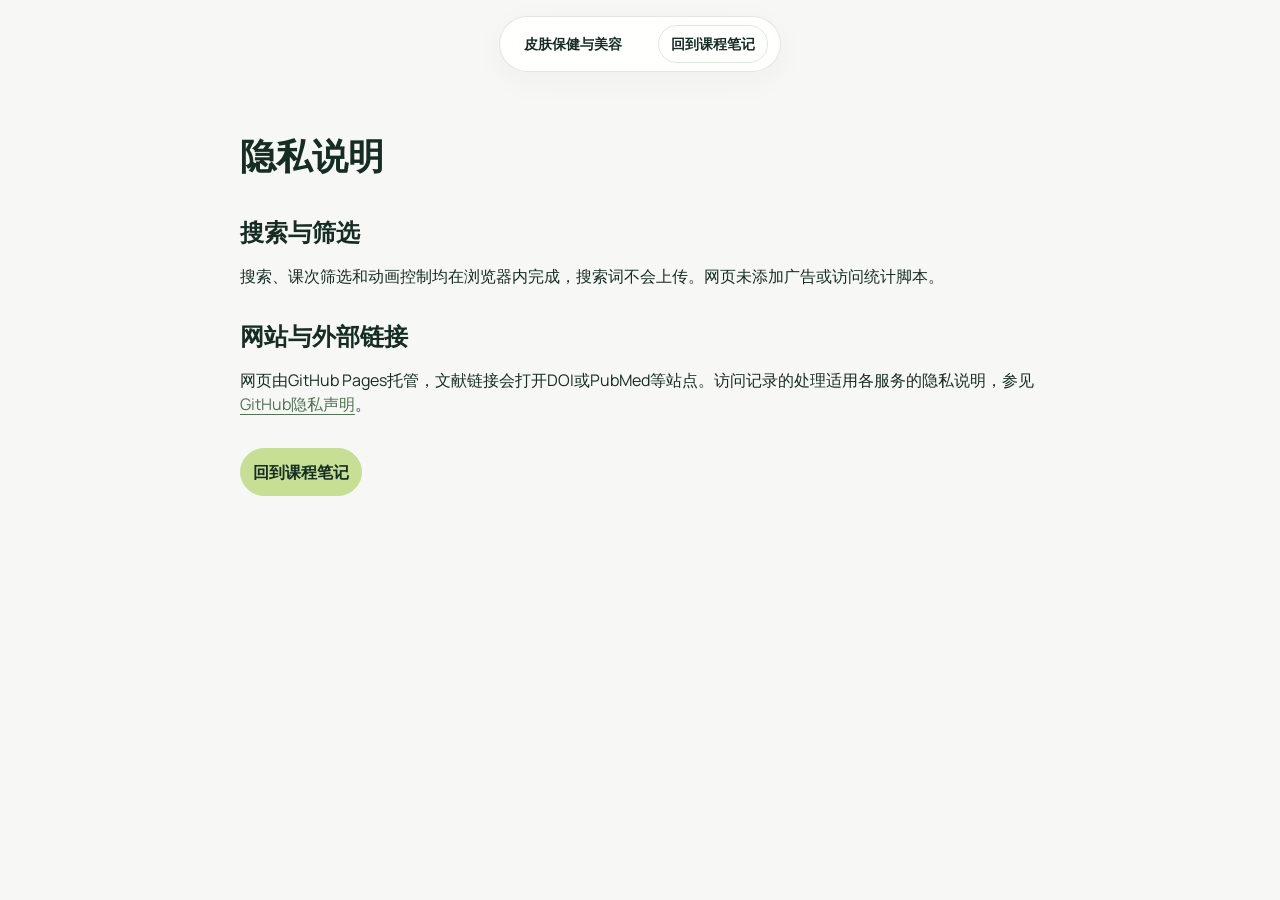
<file: docs/design-preview/privacy.html>
<!doctype html><html lang="zh-CN"><head><meta charset="utf-8"><meta name="viewport" content="width=device-width,initial-scale=1"><meta name="robots" content="noindex,follow"><meta name="description" content="中山大学皮肤保健与美容课程笔记，按课次查看专题导图、文字笔记、护肤图解与参考文献。"><meta name="theme-color" content="#f7f8f5"><meta property="og:title" content="皮肤保健与美容 · 秋季课程笔记"><meta property="og:description" content="课堂专题、屏障护理图解与参考文献。"><meta property="og:type" content="website"><meta property="og:image" content="https://hanson2017ear.github.io/skin-barrier-skincare-course/assets/skin-barrier-poster.png"><title>隐私说明 · 皮肤保健与美容</title><link rel="icon" href="../assets/favicon.svg" type="image/svg+xml"><link rel="preload" href="fonts/manrope-latin.woff2" as="font" type="font/woff2" crossorigin><link rel="stylesheet" href="style.css?v=20261027-final"></head><body><a class="skip-link" href="#main">跳到正文</a><header class="site-nav"><a class="brand" href="./">皮肤保健与美容</a><a class="compare-link" href="./">回到课程笔记</a></header><main class="reading-page container" id="main"><header class="reading-header"><h1>隐私说明</h1></header><div class="prose"><h2>搜索与筛选</h2><p>搜索、课次筛选和动画控制均在浏览器内完成，搜索词不会上传。网页未添加广告或访问统计脚本。</p><h2>网站与外部链接</h2><p>网页由GitHub Pages托管，文献链接会打开DOI或PubMed等站点。访问记录的处理适用各服务的隐私说明，参见<a href="https://docs.github.com/en/site-policy/privacy-policies/github-general-privacy-statement" target="_blank" rel="noopener">GitHub隐私声明</a>。</p></div><p><a class="button primary" href="./">回到课程笔记</a></p></main></body></html>
</file>
<file: docs/style.css>
:root{--ink:#183e48;--teal:#247c73;--mist:#edf3f5;--line:#d6e1e4;--muted:#566e77;--skin:#ecd1c4;--serif:"Songti SC","Noto Serif CJK SC","SimSun",serif;--sans:"Microsoft YaHei","PingFang SC","Noto Sans CJK SC",sans-serif}*{box-sizing:border-box}html{scroll-behavior:smooth;scroll-padding-top:105px}body{margin:0;color:var(--ink);background:#fff;font-family:var(--sans);font-size:16px;line-height:1.8}a{color:var(--teal);text-underline-offset:4px}a:hover{color:#15594f}button,input{font:inherit}a:focus-visible,summary:focus-visible,input:focus-visible{outline:3px solid #2b8cbe;outline-offset:5px}img{display:block;max-width:100%;height:auto}h1,h2,h3,p,figure{margin:0}h2{font:600 clamp(27px,3vw,38px)/1.4 var(--serif)}h3{font-weight:600}p+p{margin-top:1em}.skip{position:fixed;top:-90px;left:15px;z-index:99;background:white;padding:10px}.skip:focus{top:8px}.site-header{display:flex;align-items:center;justify-content:space-between;gap:24px;padding:18px max(5%,calc((100vw - 1260px)/2));border-bottom:1px solid var(--line);background:rgba(255,255,255,.97);position:sticky;top:0;z-index:10}.brand{color:var(--ink);font-weight:700;display:flex;align-items:center;gap:12px;text-decoration:none;white-space:nowrap}.brand-icon{font-size:30px;color:var(--teal);line-height:1}.brand-sub{font-size:12px;font-weight:400;padding-left:13px;border-left:1px solid var(--line);color:var(--muted)}nav{display:flex;gap:27px;font-size:14px}nav a{color:var(--muted);text-decoration:none}nav a:hover{text-decoration:underline}.hero{background:var(--mist);padding:72px max(5%,calc((100vw - 1260px)/2)) 60px;display:grid;grid-template-columns:.85fr 1.15fr;gap:48px;align-items:center;min-height:640px}.course-label{font-size:14px;color:var(--muted);margin-bottom:20px}.hero h1{font:600 clamp(40px,4.2vw,66px)/1.28 var(--serif);letter-spacing:.04em}.hero-lead{max-width:29em;margin-top:25px;font-size:16px;color:#425e69}.hero-actions{display:flex;gap:12px;margin-top:30px;flex-wrap:wrap}.button{display:inline-flex;align-items:center;justify-content:center;border:1px solid #b6cccf;padding:10px 20px;border-radius:5px;text-decoration:none;font-size:14px;color:var(--ink);background:transparent}.button:hover{background:#e1edef}.button.primary{background:var(--ink);border-color:var(--ink);color:white}.button.primary:hover{background:var(--teal)}.hero-foot{font-size:12px;color:var(--muted);margin-top:24px;line-height:1.8}.hero-figure{background:white;padding:24px 16px 17px;border-radius:20px 3px 20px 3px;box-shadow:0 18px 45px #183e4810}.hero-figure figcaption{font-size:12px;text-align:center;color:var(--muted);padding-top:16px}.section{max-width:1260px;margin:auto;padding:78px 0}.section-heading{display:flex;justify-content:space-between;align-items:flex-end;gap:30px;margin-bottom:35px}.section-heading>p{font-size:14px;color:var(--muted);max-width:30em}.section-kicker{font-size:13px;color:var(--teal);margin-bottom:10px}.course-timeline{display:grid;grid-template-columns:repeat(4,1fr);padding:20px 0;border-top:1px solid var(--line);border-bottom:1px solid var(--line);gap:20px;margin-bottom:20px}.course-timeline span{display:flex;gap:16px;align-items:baseline;color:var(--muted);font-size:14px}.course-timeline time{font-family:var(--serif);font-size:22px;color:var(--ink)}.archive-note{font-size:13px;line-height:1.9;color:var(--muted);max-width:82em}.filter-bar{display:flex;align-items:center;gap:16px;padding:30px 0 18px}.filter-bar label,.ref-search-label{font-size:14px;white-space:nowrap}input[type=search]{border:1px solid #b5c9cf;border-radius:5px;padding:10px 13px;background:white;min-width:0;width:min(420px,100%);color:var(--ink)}input::placeholder{color:#71838b;font-size:13px}#lesson-count{font-size:12px;color:var(--muted)}.lesson{border-bottom:1px solid var(--line)}.lesson>summary{display:grid;grid-template-columns:180px 1fr 30px;gap:20px;align-items:center;padding:24px 8px;cursor:pointer;list-style:none}.lesson>summary::-webkit-details-marker{display:none}.lesson-date{font-size:13px;color:var(--muted)}.lesson-title{display:block;font-size:21px;font-family:var(--serif);font-weight:600}.teacher{display:block;font-size:12px;color:var(--muted);margin-top:4px}.toggle{font-size:25px;font-weight:300;color:var(--teal)}.lesson[open] .toggle{transform:rotate(45deg)}.lesson[open]>summary{background:var(--mist);border-radius:7px}.lesson-body{padding:22px 27px 28px;margin-left:180px}.lesson-summary{font-size:14px;color:#405e68;max-width:60em;margin-bottom:20px}.map-link{display:block;border:1px solid var(--line);border-radius:5px;overflow:hidden;background:#fff}.map-link img{width:100%}.download-row{display:flex;gap:11px;flex-wrap:wrap;margin:17px 0}.download{font-size:12px;display:inline-block;padding:6px 12px;border:1px solid #b7ced1;border-radius:4px;text-decoration:none;background:#fff}.download:hover{background:var(--mist)}.source-note{font-size:12px;color:var(--muted);line-height:1.9}.text-map{font-size:13px;margin-top:16px}.text-map>summary{cursor:pointer;color:var(--teal)}.branch-list{display:grid;grid-template-columns:repeat(2,1fr);gap:20px;margin-top:16px;padding:0;list-style:none}.branch-list ul{padding-left:20px;color:var(--muted)}.pending{display:flex;align-items:center;gap:22px;margin-top:30px;padding:26px;background:#f4f7f8;border:1px dashed #b9cbcf;border-radius:7px}.pending-symbol{font-size:38px;color:#78949c}.pending h3{font-size:17px}.pending p{font-size:13px;color:var(--muted);margin-top:4px}.pending-status{font-size:12px;white-space:nowrap;margin-left:auto;color:var(--muted);border:1px solid #bdcdd0;padding:3px 10px;border-radius:20px}.references-section{border-top:1px solid var(--line)}.reference-downloads{margin-bottom:25px}.ref-search-label{display:block;margin-bottom:8px}.references{margin-top:20px}.reference{display:grid;grid-template-columns:55px 1fr;gap:18px;padding:30px 0;border-bottom:1px solid var(--line);scroll-margin-top:100px}.ref-no{font:600 26px/1.3 var(--serif);color:var(--teal)}.ref-type{font-size:12px;color:var(--teal)}.reference h3{font:600 20px/1.5 var(--serif);margin:7px 0 12px}.reference p{font-size:14px;margin:8px 0}.reference p.bibliography{font-size:12px;line-height:1.8;color:var(--muted);overflow-wrap:anywhere}.reference p.source-note{font-size:12px}.ref-links{display:flex;gap:23px;font-size:12px;margin-top:12px}.references-section>.archive-note{margin-top:25px}.figure-grid{display:grid;grid-template-columns:1fr 1fr;gap:35px}.figure-download:nth-child(2){grid-column:1 / -1;max-width:900px;margin:0 auto;grid-row:1}.figure-download figure>a{display:block;border:1px solid var(--line);border-radius:6px;overflow:hidden}.figure-download img{width:100%}.repository-note{display:flex;align-items:center;gap:30px;margin-top:45px;padding:30px;background:var(--mist);border-radius:8px}.repository-note>img{flex:0 0 130px;width:130px;height:130px}.repository-note p{font-size:14px;color:var(--muted);margin:8px 0}.repository-note a{font-size:13px}footer{padding:35px max(5%,calc((100vw - 1260px)/2));background:var(--ink);color:#d5e5e7;font-size:12px}footer>p+p{margin-top:4px}footer details{margin-top:14px;max-width:68em}footer details p{padding-top:10px;line-height:1.9;color:#c0d4d9}footer summary{cursor:pointer;color:#d5e5e7}.back-top{position:fixed;bottom:20px;right:20px;border:1px solid #b7ced1;width:38px;height:38px;background:white;color:var(--ink);text-decoration:none;text-align:center;border-radius:50%;font-size:20px;line-height:36px}[hidden]{display:none!important}
@media(max-width:1380px){.section{margin-inline:5%}.hero{gap:30px}.brand-sub{display:none}.lesson-body{margin-left:130px}.lesson>summary{grid-template-columns:130px 1fr 30px}}
@media(max-width:900px){.site-header{flex-wrap:wrap;padding:12px 5%;gap:9px}nav{width:100%;justify-content:space-between;gap:10px;font-size:12px}.brand{font-size:15px}.brand-icon{font-size:24px}.hero{padding-top:45px;grid-template-columns:1fr 1fr;min-height:unset;gap:25px}.hero h1{font-size:40px}.hero-lead{font-size:14px}.hero-figure{padding:15px 8px}.hero-figure figcaption{font-size:10px}.hero-foot{font-size:11px}.section{padding:55px 0}.section-heading{align-items:start}.course-timeline{grid-template-columns:1fr 1fr}.lesson>summary{grid-template-columns:110px 1fr 25px;gap:10px}.lesson-title{font-size:19px}.lesson-body{margin-left:0;padding:20px 10px}.section-heading>p{font-size:12px}.hero-actions .button{font-size:12px;padding:9px 12px}}
@media(max-width:600px){html{scroll-padding-top:115px}.hero{grid-template-columns:1fr;padding-top:35px;padding-bottom:35px;gap:28px}.hero h1{font-size:42px}.hero h1 br{display:none}.hero-lead{max-width:29em;font-size:14px;margin-top:18px}.hero-foot br{display:none}.hero-actions{margin-top:22px}.hero-figure{border-radius:12px;padding:15px}.hero-foot{margin-top:17px}.section-heading{display:block;margin-bottom:25px}.section-heading>p,.section-heading>.button{margin-top:14px}.section-kicker{font-size:12px}.course-timeline{gap:14px;padding:16px 0}.course-timeline span{font-size:12px;gap:12px}.course-timeline time{font-size:18px}.archive-note{font-size:12px}.filter-bar{flex-wrap:wrap;gap:8px}.filter-bar label{width:100%;font-size:12px}.filter-bar input{flex:1}#lesson-count{font-size:11px}.lesson>summary{grid-template-columns:1fr 25px;padding:18px 5px}.lesson-date{grid-column:1;font-size:11px}.lesson>summary>span:nth-child(2){grid-row:2}.lesson>summary>.toggle{grid-column:2;grid-row:1/3}.lesson-title{font-size:19px}.teacher{font-size:11px}.lesson-summary{font-size:13px}.branch-list{grid-template-columns:1fr;gap:12px}.pending{padding:20px 15px;gap:12px}.pending-symbol{display:none}.pending h3{font-size:16px}.pending p{font-size:12px}.pending-status{font-size:10px}.reference{grid-template-columns:32px 1fr;gap:10px;padding:24px 0}.ref-no{font-size:22px}.reference h3{font-size:19px}.reference p{font-size:13px}.reference .ref-links{gap:14px;flex-wrap:wrap;font-size:11px}.figure-grid{grid-template-columns:1fr;gap:30px}.figure-download:nth-child(2){grid-column:auto}.repository-note{padding:20px;gap:16px;align-items:flex-start}.repository-note>img{width:85px;height:85px;flex-basis:85px}.repository-note h3{font-size:16px}.repository-note p{font-size:12px}.repository-note a{font-size:12px}.back-top{bottom:12px;right:12px;width:32px;height:32px;font-size:17px;line-height:30px}}
@media(prefers-reduced-motion:reduce){html{scroll-behavior:auto}}@media print{.site-header,.hero,.filter-bar,.download-row,.button,.back-top,.pending,footer{display:none}.section{padding:20px 0;margin:0}.lesson-body{margin-left:0}.lesson>summary{display:block}.lesson{break-inside:avoid}.figure-grid{display:block}a{color:inherit}.section-heading{margin-bottom:15px}}

/* Keep the comparison legible and offer a motion control on every screen size. */
.hero{grid-template-columns:.8fr 1.2fr;gap:35px}.hero-figure{padding:15px 12px 16px}.hero-figure #hero-motion{width:100%;height:auto;aspect-ratio:10/7}.motion-toolbar{display:flex;justify-content:space-between;align-items:center;gap:12px;padding:0 12px 8px;color:var(--muted);font-size:12px}.motion-toolbar button{border:1px solid #b7ced1;border-radius:4px;background:white;color:var(--ink);font-size:12px;padding:5px 10px;cursor:pointer}.hero-figure figcaption{padding-top:7px;font-size:11px;line-height:1.8}.hero-figure figcaption a{display:inline-block;margin-left:9px}figcaption{font-size:12px;line-height:1.8;color:var(--muted);margin-top:12px}
@media(max-width:900px){.hero{grid-template-columns:.8fr 1.2fr;gap:22px}.motion-toolbar{font-size:10px;padding-inline:3px}.motion-toolbar button{font-size:10px;padding:4px 7px}}
@media(max-width:600px){.hero{grid-template-columns:1fr;gap:25px}.hero-figure{padding:12px 8px}.motion-toolbar{font-size:11px;padding:2px 8px 6px}.motion-toolbar button{font-size:11px}.hero-figure figcaption{font-size:10px;padding-inline:5px}.hero h1 br{display:initial}}

.hero{min-height:0;padding-top:42px;padding-bottom:42px;grid-template-columns:.8fr 1.2fr;gap:34px}.course-label{margin-bottom:14px}.hero h1{font:600 clamp(29px,3.1vw,43px)/1.4 var(--serif);letter-spacing:0}.hero-subtitle{font-size:21px;line-height:1.6;margin-top:7px;color:var(--muted)}.hero-lead{font-size:15px;line-height:1.95;margin-top:24px}.hero-actions{margin-top:23px}.hero-foot{margin-top:20px;max-width:28em}.hero-figure{border-radius:8px;box-shadow:none;border:1px solid var(--line);padding:12px 10px}.hero-figure figcaption{line-height:1.7}.section{padding-top:48px;padding-bottom:48px}.section-heading{margin-bottom:23px}.section-heading h2{font-size:30px}.section-heading>p{font-size:13px;max-width:27em}.course-timeline{padding:15px 0;margin-bottom:13px}.course-timeline time{font-size:19px}.course-source{font-size:12px;color:var(--muted);line-height:1.9}.course-source summary{cursor:pointer;color:var(--teal)}.course-source p{margin-top:10px;max-width:70em}.filter-bar{padding-top:22px}.lesson>summary{padding-top:19px;padding-bottom:19px}.lesson-body{margin-left:105px;padding-top:17px;padding-bottom:24px}.lesson-summary{margin-bottom:15px}.lesson-title{font-size:20px}.lesson-date{font-size:12px}.pending{background:transparent;border:0;border-top:1px solid var(--line);border-radius:0;margin-top:18px;padding:20px 0 0}.pending h3{font-size:15px}.pending p{font-size:12px}.reference{grid-template-columns:38px 1fr;gap:14px;padding:23px 0}.ref-no{font-size:22px}.reference h3{font:600 22px/1.5 var(--serif);margin:4px 0}.reference .reference-meta{font-size:12px;color:var(--muted);margin:3px 0 12px}.reference .ref-annotation{font-size:14px;max-width:60em;margin:0 0 12px}.ref-details{font-size:12px;color:var(--muted);line-height:1.8}.ref-details summary{cursor:pointer;color:var(--teal)}.ref-details .bibliography{padding-top:8px;max-width:75em}.ref-links{margin-top:10px}.reference-downloads{margin-bottom:19px}.repository-note{padding:24px;margin-top:32px;border-radius:4px}.repository-note h3{font-size:17px}footer{padding-top:25px;padding-bottom:25px}
@media(max-width:900px){.hero{grid-template-columns:.8fr 1.2fr;gap:22px}.hero h1{font-size:32px}.hero-subtitle{font-size:18px}.hero-lead{font-size:14px}.lesson-body{margin-left:0}.section{padding-top:38px;padding-bottom:38px}}
@media(max-width:600px){.hero{grid-template-columns:1fr;padding-top:29px;padding-bottom:29px;gap:24px}.hero h1{font-size:31px}.hero-subtitle{font-size:18px}.hero-lead{margin-top:19px}.hero-actions{margin-top:19px}.hero-foot{margin-top:16px}.section-heading h2{font-size:26px}.section-heading>p{margin-top:9px}.lesson-title{font-size:19px}.course-timeline time{font-size:18px}.reference{grid-template-columns:28px 1fr;gap:10px}.reference h3{font-size:21px}.reference .ref-annotation{font-size:13px}.repository-note{padding:17px;gap:14px}}

/* Date filters retain the shared-note and provisional attribution labels. */
.course-info{font-size:13px;color:var(--muted);margin:-7px 0 18px}
.course-timeline{display:flex;flex-wrap:wrap;gap:9px;padding:15px 0;margin-bottom:10px}
.course-timeline button{display:flex;flex-direction:column;justify-content:center;align-items:flex-start;gap:1px;border:1px solid var(--line);border-radius:5px;background:#fff;color:var(--ink);padding:9px 12px;font-size:13px;cursor:pointer;min-height:62px}
.course-timeline button span{display:block;font-size:12px;color:inherit}
.course-timeline button time{font-family:var(--sans);font-size:14px;color:inherit;white-space:nowrap}
.course-timeline button:hover{border-color:var(--teal)}
.course-timeline button[aria-pressed=true]{background:var(--ink);color:#fff;border-color:var(--ink)}
.course-source{margin-top:9px}.filter-bar{flex-wrap:wrap;gap:12px}
.reset-filter{border:0;background:none;color:var(--teal);text-decoration:underline;text-underline-offset:4px;cursor:pointer;font-size:13px;padding:8px 0}
button:focus-visible{outline:3px solid #2b8cbe;outline-offset:3px}
.download-hint{display:block;margin-top:5px;font-size:11px}
.learning-notice{color:#e5eef0}
html{scroll-padding-top:calc(var(--header-height, 85px) + 18px)}
.reference{scroll-margin-top:0}
@media(max-width:600px){.course-timeline button{flex:1 1 28%;min-height:66px;padding:8px}.course-timeline button time{font-size:12px}.course-timeline button span{font-size:11px}.filter-bar input{flex-basis:100%}.course-info{margin-bottom:16px}}
</file>
<file: docs/design-preview/style.css>
@font-face {
  font-family: Manrope;
  src: url("fonts/manrope-latin.woff2") format("woff2");
  font-style: normal;
  font-weight: 200 800;
  font-display: swap;
}

:root {
  --paper: #f7f8f5;
  --surface: #ffffff;
  --soft: #eff3e9;
  --ink: #152d25;
  --muted: #48584e;
  --leaf: #c6df94;
  --line: #dfe6dd;
  --focus: #527450;
  --nav-height: 80px;
}

* { box-sizing: border-box; }
html {
  scroll-behavior: auto;
  scroll-padding-top: 16px;
  background: var(--paper);
}
body {
  margin: 0;
  color: var(--ink);
  background: var(--paper);
  font-family: Manrope, "PingFang SC", "Microsoft YaHei", "Noto Sans CJK SC", sans-serif;
  font-size: 16px;
  font-weight: 400;
  line-height: 24px;
  -webkit-font-smoothing: antialiased;
}
body.menu-open { overflow: hidden; }
button, input { font: inherit; }
button, a { -webkit-tap-highlight-color: transparent; }
button { color: inherit; }
button:not(:disabled), summary { cursor: pointer; }
a { color: inherit; text-underline-offset: 4px; }
a:hover { color: var(--focus); }
button, a, summary, input {
  outline-offset: 4px;
}
button:focus-visible, a:focus-visible, summary:focus-visible, input:focus-visible {
  outline: 2px solid var(--focus);
}
button:disabled { opacity: .5; cursor: not-allowed; }
img, svg { display: block; max-width: 100%; }
img { height: auto; }
h1, h2, h3, p, figure { margin: 0; }
h1, h2, h3 { font-weight: 600; text-wrap: balance; }
p, li { text-wrap: pretty; }
[hidden] { display: none !important; }
.container { width: min(1120px, calc(100% - 48px)); margin-inline: auto; }
.skip-link {
  position: fixed;
  top: -96px;
  left: 16px;
  z-index: 200;
  padding: 12px 16px;
  border: 1px solid var(--line);
  border-radius: 8px;
  color: var(--ink);
  background: var(--surface);
}
.skip-link:focus { top: 16px; }

/* Keep the floating appearance in document flow so it never covers study figures. */
.site-nav {
  position: relative;
  top: auto;
  z-index: 50;
  display: flex;
  align-items: center;
  justify-content: center;
  gap: 24px;
  width: max-content;
  max-width: calc(100% - 32px);
  margin: 16px auto 0;
  padding: 8px 12px;
  border: 1px solid rgba(223, 230, 221, .95);
  border-radius: 9999px;
  background: rgba(255, 255, 255, .9);
  box-shadow: 0 8px 32px rgba(21, 45, 37, .04);
  backdrop-filter: blur(24px);
  -webkit-backdrop-filter: blur(24px);
}
.brand {
  display: inline-flex;
  align-items: center;
  flex: 0 0 auto;
  gap: 8px;
  padding: 8px 12px;
  color: var(--ink);
  font-size: 14px;
  font-weight: 700;
  line-height: 20px;
  text-decoration: none;
  white-space: nowrap;
}
.nav-links { display: flex; align-items: center; gap: 4px; }
.nav-link, .compare-link {
  display: inline-flex;
  align-items: center;
  justify-content: center;
  padding: 8px 12px;
  border-radius: 9999px;
  color: var(--muted);
  font-size: 14px;
  font-weight: 600;
  line-height: 20px;
  text-decoration: none;
  white-space: nowrap;

}
.nav-link:hover, .compare-link:hover { color: var(--ink); background: var(--soft); }
.nav-link[aria-current="location"] { color: var(--ink); background: var(--soft); }
.compare-link { border: 1px solid var(--line); color: var(--ink); }
.menu-toggle, .menu-close {
  position: relative;
  display: inline-flex;
  align-items: center;
  justify-content: center;
  flex: 0 0 auto;
  gap: 8px;
  min-width: 40px;
  width: auto;
  height: 40px;
  padding: 8px 12px;
  border: 1px solid var(--line);
  border-radius: 9999px;
  background: var(--surface);
  font-size: 14px;
  font-weight: 600;
  line-height: 20px;

}
.menu-toggle { display: none; }
.menu-toggle:hover, .menu-close:hover { background: var(--soft); }
.menu-lines { position: relative; width: 16px; height: 16px; }
.menu-lines span {
  position: absolute;
  left: 0;
  width: 16px;
  height: 2px;
  background: var(--ink);

}
.menu-lines span:first-child { top: calc(50% - 4px); }
.menu-lines span:last-child { top: calc(50% + 4px); }
.menu-toggle[aria-expanded="true"] .menu-lines span:first-child { transform: translateY(4px) rotate(45deg); }
.menu-toggle[aria-expanded="true"] .menu-lines span:last-child { transform: translateY(-4px) rotate(-45deg); }
.mobile-menu {
  position: fixed;
  inset: 0;
  z-index: 100;
  width: 100%;
  max-width: none;
  height: 100dvh;
  max-height: none;
  margin: 0;
  padding: 24px;
  overflow-y: auto;
  border: 0;
  color: var(--ink);
  background: rgba(247, 248, 245, .97);
  backdrop-filter: blur(24px);
  -webkit-backdrop-filter: blur(24px);
}
.mobile-menu[open] { display: flex; flex-direction: column; gap: 48px; }
.mobile-menu:not([open]) { display: none; }
.mobile-menu::backdrop { background: rgba(21, 45, 37, .16); }
.mobile-menu-head { display: flex; align-items: center; justify-content: space-between; gap: 16px; }
.mobile-menu-head .brand { padding: 0; }
.menu-close > span:first-child { position: static; }
.menu-close .menu-lines span:first-child { top: 50%; transform: rotate(45deg); }
.menu-close .menu-lines span:last-child { top: 50%; transform: rotate(-45deg); }
.mobile-links { display: flex; flex-direction: column; align-items: flex-start; gap: 24px; margin-top: 24px; }
.mobile-links a {
  padding: 12px 0;
  font-size: 30px;
  font-weight: 600;
  line-height: 36px;
  text-decoration: none;
}

.hero { padding-top: 32px; padding-bottom: 32px; text-align: center; }
.hero-copy { min-width: 0; }
.hero-meta {
  margin-bottom: 24px;
  color: var(--muted);
  font-size: 14px;
  line-height: 20px;
}
.hero-heading {
  max-width: 680px;
  margin-inline: auto;
  color: var(--ink);
  font-size: 48px;
  font-weight: 600;
  line-height: 48px;
  letter-spacing: -.04em;
}
.hero-lead {
  max-width: 680px;
  margin: 24px auto 0;
  color: var(--muted);
  font-size: 18px;
  line-height: 28px;
}
.hero-cta { display: flex; align-items: center; justify-content: center; flex-wrap: wrap; gap: 12px; margin-top: 32px; }
.button {
  display: inline-flex;
  align-items: center;
  justify-content: center;
  flex: 0 0 auto;
  gap: 8px;
  min-height: 48px;
  padding: 8px 12px;
  border: 1px solid var(--line);
  border-radius: 9999px;
  color: var(--ink);
  background: var(--surface);
  font-size: 16px;
  font-weight: 600;
  line-height: 24px;
  text-decoration: none;

}
.button.primary { color: var(--ink); background: var(--leaf); border-color: var(--leaf); }
.button.primary:hover { color: var(--ink); background: #b8d27f; border-color: #b8d27f; }
.button.secondary:hover { color: var(--ink); background: var(--soft); }
.button.small { min-height: 40px; font-size: 14px; line-height: 20px; }
.scope-line {
  display: flex;
  align-items: center;
  justify-content: center;
  flex-wrap: wrap;
  gap: 8px 24px;
  margin-top: 24px;
  color: var(--muted);
  font-size: 14px;
  line-height: 20px;
}
.hero-visual {
  max-width: 720px;
  margin: 32px auto 0;
  padding: 16px;
  overflow: hidden;
  border: 1px solid var(--line);
  border-radius: 24px;
  background: var(--surface);
  text-align: left;
}
.visual-toolbar { display: flex; align-items: center; justify-content: space-between; flex-wrap: wrap; gap: 12px; padding: 0 8px 12px; color: var(--muted); font-size: 14px; line-height: 20px; }
.media-toggle {
  padding: 8px 12px;
  border: 1px solid var(--line);
  border-radius: 9999px;
  color: var(--ink);
  background: var(--surface);
  font-size: 14px;
  line-height: 20px;

}
.media-toggle:hover { background: var(--soft); }
.hero-media { width: 100%; height: auto; border-radius: 8px; }
.visual-caption { padding: 12px 8px 8px; color: var(--muted); font-size: 14px; line-height: 20px; text-align: left; }
.visual-caption a { display: inline-block; margin-left: 8px; }
.visual-download { display: flex; align-items: center; flex-wrap: wrap; gap: 8px 12px; padding: 0 8px 8px; }
.download-hint { flex-basis: 100%; color: var(--muted); font-size: 14px; line-height: 20px; }

.section { padding-block: 64px; }
.section-header { display: flex; align-items: flex-end; justify-content: space-between; gap: 32px; margin-bottom: 32px; }
.section-title { font-size: 30px; line-height: 36px; }
.section-description { max-width: 480px; color: var(--muted); font-size: 14px; line-height: 20px; }
.course-source { margin-bottom: 24px; padding: 16px; border: 1px solid var(--line); border-radius: 12px; background: var(--surface); color: var(--muted); font-size: 14px; line-height: 20px; }
.course-source > summary { color: var(--ink); font-weight: 600; }
.course-source p { max-width: 80ch; margin-top: 12px; }
.date-filters { display: flex; flex-wrap: wrap; gap: 8px; }
.filter-button {
  display: flex;
  flex: 1 1 128px;
  flex-direction: column;
  align-items: center;
  justify-content: center;
  gap: 4px;
  min-width: 0;
  min-height: 64px;
  padding: 12px 16px;
  border: 1px solid var(--line);
  border-radius: 12px;
  color: var(--muted);
  background: var(--surface);
  font-size: 14px;
  font-weight: 400;
  line-height: 20px;
  text-align: center;

}
.filter-button span, .filter-button time { display: block; }
.filter-button > :first-child { color: var(--ink); font-weight: 600; }
.filter-button:hover { color: var(--ink); background: var(--soft); }
.filter-button[aria-pressed="true"] { color: var(--ink); background: var(--leaf); border-color: var(--leaf); }
.filter-note { margin-top: 12px; color: var(--muted); font-size: 14px; line-height: 20px; }
.date-sharing { font-size: 14px; line-height: 20px; }
.study-notice { margin: 16px 0; padding: 16px; border: 1px solid var(--line); border-radius: 12px; color: var(--muted); background: var(--soft); font-size: 14px; line-height: 20px; }
.raster-note { margin-top: 12px; color: var(--muted); font-size: 14px; line-height: 20px; }
.search-row { display: flex; align-items: center; flex-wrap: wrap; gap: 12px; margin-block: 24px; }
.search-row label { font-size: 14px; line-height: 20px; }
input[type="search"] {
  width: min(100%, 400px);
  min-width: 0;
  min-height: 48px;
  padding: 12px 16px;
  border: 1px solid var(--line);
  border-radius: 12px;
  color: var(--ink);
  background: var(--surface);
  font-size: 14px;
  line-height: 20px;

}
input[type="search"]:hover { border-color: #b6c6b2; }
input[type="search"]::placeholder { color: #637168; opacity: 1; }
.reset-button { padding: 8px 0; border: 0; background: transparent; color: var(--focus); font-size: 14px; line-height: 20px; text-decoration: underline; text-underline-offset: 4px;}
.reset-button:hover { text-decoration-thickness: 2px; }
.count { color: var(--muted); font-size: 14px; line-height: 20px; }
.empty-state { padding: 32px; border: 1px dashed #bbcbb6; border-radius: 16px; color: var(--muted); background: var(--soft); font-size: 16px; line-height: 24px; }
.lesson-list { display: grid; gap: 16px; }
.lesson { min-width: 0; border: 1px solid var(--line); border-radius: 16px; background: var(--surface); }
.lesson-detail > summary {
  display: grid;
  grid-template-columns: minmax(136px, 176px) minmax(0, 1fr) 32px;
  align-items: center;
  gap: 24px;
  padding: 24px;
  border-radius: 16px;
  list-style: none;

}
.lesson-detail > summary::-webkit-details-marker { display: none; }
.lesson-detail > summary:hover { background: #f3f6ef; }
.lesson-detail[open] > summary { border-radius: 16px 16px 0 0; background: #f3f6ef; }
.lesson-meta { display: flex; flex-direction: column; align-items: flex-start; gap: 4px; color: var(--muted); font-size: 14px; line-height: 20px; }
.lesson-meta span { display: block; }
.lesson-meta span:last-child { color: var(--focus); }
.lesson-heading { min-width: 0; }
.lesson-heading h3, .lesson-title { display: block; font-size: 20px; font-weight: 600; line-height: 28px; text-wrap: balance; }
.summary-text { display: block; margin-top: 8px; color: var(--muted); font-size: 14px; line-height: 20px; }
.disclosure-symbol { display: flex; align-items: center; justify-content: center; width: 32px; height: 32px; color: var(--focus); font-size: 24px; line-height: 32px;}
.lesson-detail[open] .disclosure-symbol { transform: rotate(45deg); }
.lesson-body { padding: 24px; }
.map-toolbar { display: flex; align-items: center; justify-content: space-between; flex-wrap: wrap; gap: 16px; margin-bottom: 16px; color: var(--muted); font-size: 14px; line-height: 20px; }
.map-frame { display: block; overflow: hidden; border: 1px solid var(--line); border-radius: 8px; background: var(--surface); }
.map-frame > img { width: 100%; height: auto; }
.download-row { display: flex; align-items: center; flex-wrap: wrap; gap: 8px; margin-block: 16px; }
.file-link {
  display: inline-flex;
  align-items: center;
  justify-content: center;
  gap: 8px;
  padding: 8px 12px;
  border: 1px solid var(--line);
  border-radius: 8px;
  color: var(--ink);
  background: var(--surface);
  font-size: 14px;
  line-height: 20px;
  text-decoration: none;

}
.file-link:hover { color: var(--ink); background: var(--soft); }
.source-note { color: var(--muted); font-size: 14px; line-height: 20px; overflow-wrap: anywhere; }
.text-notes, .classroom-photo { margin-top: 24px; }
.text-notes > summary, .classroom-photo > summary { color: var(--focus); font-size: 14px; line-height: 20px; }
.branch-list { display: grid; grid-template-columns: repeat(2, minmax(0, 1fr)); gap: 24px; margin: 24px 0 0; padding: 0; list-style: none; }
.branch-list > li { min-width: 0; }
.branch-list strong { display: block; margin-bottom: 8px; font-size: 16px; font-weight: 600; line-height: 24px; }
.branch-list ul { margin: 0; padding-left: 24px; color: var(--muted); font-size: 16px; line-height: 24px; }
.branch-list ul li + li { margin-top: 8px; }
.classroom-photo img { width: 100%; margin-block: 16px; border: 1px solid var(--line); border-radius: 8px; }
.classroom-photo figcaption { color: var(--muted); font-size: 14px; line-height: 20px; }
.pending-note { margin-top: 24px; padding: 24px; border: 1px dashed #bbcbb6; border-radius: 16px; background: var(--soft); color: var(--muted); font-size: 14px; line-height: 20px; }
.pending-note h3 { margin-bottom: 8px; color: var(--ink); font-size: 16px; line-height: 24px; }

.figures-layout { display: grid; grid-template-columns: minmax(0, 1fr); gap: 24px; }
.figure-card { min-width: 0; justify-self: center; width: 100%; max-width: 960px; padding: 16px; overflow: hidden; border: 1px solid var(--line); border-radius: 16px; background: var(--surface); }
.figure-main { grid-column: auto; }
.figure-image { display: block; width: 100%; height: auto; overflow: hidden; border-radius: 8px; background: var(--surface); }
.figure-image img { width: 100%; height: auto; }
.figure-caption { margin-top: 16px; color: var(--muted); font-size: 14px; line-height: 20px; }
.figure-caption h3 { color: var(--ink); font-size: 18px; line-height: 28px; }
.figure-caption p { margin-top: 8px; }
.figure-card .download-row { margin-bottom: 0; }
.reference-tools { display: flex; align-items: flex-end; justify-content: space-between; flex-wrap: wrap; gap: 24px; margin-bottom: 24px; }
.reference-tools .download-row { margin: 0; }
.reference-search:not(input) { display: flex; flex-direction: column; align-items: flex-start; gap: 8px; }
.reference-search label { color: var(--muted); font-size: 14px; line-height: 20px; }
.reference-search input, input.reference-search { width: 320px; max-width: 100%; }
.references-grid { display: grid; grid-template-columns: repeat(2, minmax(0, 1fr)); gap: 16px; }
.reference { display: grid; grid-template-columns: 32px minmax(0, 1fr); align-content: start; gap: 12px; min-width: 0; padding: 24px; border: 1px solid var(--line); border-radius: 16px; background: var(--surface); }
.reference > div { min-width: 0; }
.ref-no { color: var(--focus); font-size: 14px; line-height: 20px; }
.ref-type { color: var(--focus); font-size: 14px; line-height: 20px; }
.reference h3 { margin-top: 8px; font-size: 18px; line-height: 28px; }
.reference-meta { margin-top: 8px; color: var(--muted); font-size: 14px; line-height: 20px; overflow-wrap: anywhere; }
.ref-annotation { margin-top: 16px; color: var(--muted); font-size: 14px; line-height: 20px; }
.ref-details { margin-top: 16px; font-size: 14px; line-height: 20px; }
.ref-details > summary { color: var(--focus); font-size: 14px; line-height: 20px; }
.bibliography { margin-top: 12px; color: var(--muted); font-size: 14px; line-height: 20px; overflow-wrap: anywhere; }
.ref-details .source-note { margin-top: 12px; }
.ref-links { display: flex; flex-wrap: wrap; gap: 8px 16px; margin-top: 16px; color: var(--focus); font-size: 14px; line-height: 20px; overflow-wrap: anywhere; }
.ref-links a { max-width: 100%; overflow-wrap: anywhere; }
.faq-grid { max-width: 800px; }
.faq { min-width: 0; padding: 16px 0; border-top: 1px solid var(--line); }
.faq:last-child { border-bottom: 1px solid var(--line); }
.faq > summary { position: relative; display: block; padding-right: 24px; color: var(--ink); font-size: 16px; font-weight: 600; line-height: 24px; list-style: none; }
.faq > summary::-webkit-details-marker { display: none; }
.faq > summary::before, .faq > summary::after { content: ""; position: absolute; top: 50%; right: 0; background: var(--focus);}
.faq > summary::before { width: 12px; height: 2px; transform: translateY(-50%); }
.faq > summary::after { right: 4px; width: 2px; height: 12px; transform: translateY(-50%); }
.faq[open] > summary::after { transform: translateY(-50%) rotate(90deg); }
.faq p { max-width: 80ch; margin-top: 12px; color: var(--muted); font-size: 14px; line-height: 20px; }
.materials-callout { display: flex; align-items: center; flex-wrap: wrap; gap: 24px; margin-top: 48px; padding: 32px; border: 1px solid var(--line); border-radius: 24px; background: var(--soft); }
.repo-qr { flex: 0 0 96px; width: 96px; height: 96px; padding: 8px; border: 1px solid var(--line); border-radius: 8px; background: var(--surface); }
.material-copy { flex: 1 1 240px; min-width: 0; }
.material-copy h2, .material-copy h3 { margin-bottom: 8px; font-size: 20px; line-height: 28px; }
.material-copy p { max-width: 680px; color: var(--muted); font-size: 14px; line-height: 20px; }
.material-copy .download-row { margin-bottom: 0; }
.site-footer { margin-top: 64px; padding-block: 48px; background: #eef2e9; }
.footer-top { display: flex; align-items: flex-start; justify-content: space-between; flex-wrap: wrap; gap: 24px; }
.footer-top h2, .footer-top h3 { font-size: 18px; line-height: 28px; }
.footer-top p { margin-top: 8px; color: var(--muted); font-size: 14px; line-height: 20px; }
.footer-top p:first-child { margin-top: 0; color: var(--ink); font-size: 18px; font-weight: 600; line-height: 28px; }
.footer-details { max-width: 680px; margin-top: 24px; color: var(--muted); font-size: 14px; line-height: 20px; }
.footer-details > summary { color: var(--ink); font-size: 14px; line-height: 20px; }
.footer-details p { margin-top: 12px; }
.footer-links { display: flex; align-items: center; flex-wrap: wrap; gap: 12px 24px; color: var(--muted); font-size: 14px; line-height: 20px; }
.legal-copy { max-width: 680px; margin-top: 24px; color: var(--muted); font-size: 14px; line-height: 20px; }
.reading-page { width: min(800px, calc(100% - 48px)); margin: 64px auto 80px; }
.reading-header { margin-bottom: 40px; }
.reading-header h1 { margin-top: 24px; font-size: 36px; line-height: 40px; }
.reading-header p { margin-top: 16px; color: var(--muted); font-size: 16px; line-height: 24px; }
.reading-page > p { margin-top: 32px; }
.prose { overflow-wrap: anywhere; font-size: 16px; line-height: 24px; }
.prose p + p { margin-top: 16px; }
.prose h2 { margin: 32px 0 16px; font-size: 24px; line-height: 32px; }
.prose h3 { margin: 24px 0 12px; font-size: 20px; line-height: 28px; }
.prose ul, .prose ol { margin: 16px 0; padding-left: 24px; }
.prose li + li { margin-top: 8px; }
.prose a { color: var(--focus); }
.prose code { padding: 2px 4px; border-radius: 4px; background: var(--soft); font-size: 14px; line-height: 20px; }


@media (min-width: 1024px) {
  .hero { display: grid; grid-template-columns: minmax(0, .95fr) minmax(0, 1.05fr); align-items: center; gap: 32px; padding-block: 24px; text-align: left; }
  .hero-meta { margin-bottom: 16px; }
  .hero-heading { margin-inline: 0; font-size: 48px; line-height: 48px; }
  .hero-lead { margin: 16px 0 0; }
  .hero-cta { justify-content: flex-start; margin-top: 24px; }
  .scope-line { justify-content: flex-start; margin-top: 16px; }
  .hero-visual { width: 100%; max-width: none; margin: 0; padding: 12px; }
  .visual-toolbar { padding: 0 4px 8px; }
  .hero-media { width: 100%; height: auto; max-height: 320px; object-fit: contain; }
  .visual-caption { padding: 8px 4px 4px; }
  .visual-download { display: grid; grid-template-columns: auto minmax(0, 1fr); align-items: center; gap: 12px; padding: 4px 4px 8px; }
  .download-hint { grid-column: 1 / -1; }
}

@media (max-width: 960px) {
  .site-nav { gap: 8px; }
  .brand, .nav-link, .compare-link { padding-inline: 8px; }
  .hero { padding-top: 32px; }
  .hero-heading { font-size: 48px; line-height: 48px; }
  .lesson-detail > summary { grid-template-columns: minmax(112px, 136px) minmax(0, 1fr) 32px; gap: 16px; }
  .reference { padding: 16px; }
}

@media (max-width: 767px) {
  .site-nav { justify-content: space-between; width: calc(100% - 32px); max-width: none; top: auto; margin-top: 12px; padding: 8px 12px; }
  .site-nav > .nav-links, .site-nav > .compare-link { display: none; }
  .menu-toggle { display: inline-flex; }
  .brand { padding: 8px 0; font-size: 14px; line-height: 20px; }
  .section-header { flex-direction: column; align-items: flex-start; gap: 16px; }
  .section-description { max-width: 680px; }
  .references-grid { grid-template-columns: minmax(0, 1fr); }
  .reference-tools { flex-direction: column; align-items: stretch; }
  .reference-search input, input.reference-search { width: 100%; }
  .lesson-detail > summary { grid-template-columns: minmax(0, 1fr) 32px; gap: 16px; }
  .lesson-meta { grid-column: 1 / -1; flex-direction: row; flex-wrap: wrap; gap: 8px 16px; }
  .lesson-heading { grid-column: 1; }
  .disclosure-symbol { grid-column: 2; }
  .branch-list { grid-template-columns: minmax(0, 1fr); }
}

@media (max-width: 480px) {
  .container, .reading-page { width: calc(100% - 32px); }
  .hero { padding-top: 24px; padding-bottom: 24px; }
  .hero-meta { margin-bottom: 16px; font-size: 14px; line-height: 20px; }
  .hero-heading { font-size: 36px; line-height: 40px; letter-spacing: -.04em; }
  .hero-lead { margin-top: 16px; font-size: 16px; line-height: 24px; text-align: left; }
  .hero-cta { margin-top: 16px; }
  .scope-line { gap: 8px 16px; font-size: 14px; line-height: 20px; }
  .hero-visual { margin-top: 24px; padding: 8px; border-radius: 16px; }
  .visual-toolbar { align-items: flex-start; padding: 4px 4px 8px; gap: 8px; }
  .visual-toolbar > span { flex: 1 1 128px; padding-top: 8px; }
  .media-toggle { flex-shrink: 0; padding: 8px; font-size: 14px; line-height: 20px; }
  .visual-caption { padding: 12px 4px 8px; text-align: left; }
  .hero-media { border-radius: 8px; }
  .section { padding-block: 48px; }
  .section-title { font-size: 24px; line-height: 32px; }
  .section-header { margin-bottom: 24px; }
  .date-filters { gap: 8px; }
  .filter-button { flex: 1 1 calc(50% - 4px); min-height: 64px; padding: 12px 8px; }
  .search-row { gap: 8px 12px; }
  .search-row label { flex-basis: 100%; }
  .search-row input[type="search"] { flex-basis: 100%; width: 100%; }
  .lesson-detail > summary { padding: 16px; gap: 12px; }
  .lesson-heading h3, .lesson-title { font-size: 18px; line-height: 28px; }
  .lesson-meta { font-size: 14px; line-height: 20px; }
  .lesson-body { padding: 16px; }
  .summary-text { margin-top: 8px; }
  .download-row { gap: 8px; }
  .file-link { font-size: 14px; line-height: 20px; }
  .branch-list { gap: 24px; }
  .figures-layout { grid-template-columns: minmax(0, 1fr); gap: 16px; }
  .figure-main { grid-column: auto; }
  .figure-card { padding: 12px; border-radius: 16px; }
  .reference { grid-template-columns: 24px minmax(0, 1fr); gap: 8px; padding: 16px; }
  .materials-callout { align-items: flex-start; gap: 16px; padding: 24px; border-radius: 16px; }
  .repo-qr { flex-basis: 80px; width: 80px; height: 80px; }
  .material-copy { flex-basis: 100%; }
  .material-copy h2, .material-copy h3 { font-size: 18px; line-height: 28px; }
  .site-footer { margin-top: 48px; padding-block: 32px; }
  .footer-links { gap: 12px 16px; }
  .reading-page { margin-top: 48px; margin-bottom: 64px; }
  .reading-header { margin-bottom: 32px; }
  .reading-header h1 { font-size: 30px; line-height: 36px; }
}

@media (prefers-reduced-motion: reduce) {
  html { scroll-behavior: auto; }
  *, *::before, *::after { animation: none !important; }
}

.lesson-note { margin-top:24px; }
.lesson-note h3, .lesson-reading h3 { margin:0 0 8px; font-size:16px; line-height:24px; }
.lesson-note p { max-width:80ch; margin:0; font-size:16px; line-height:28px; }
.lesson-reading { margin-top:24px; font-size:14px; line-height:20px; }
.lesson-reading ol { padding-left:24px; }
.lesson-reading li { margin-top:16px; overflow-wrap:anywhere; }
</file>
